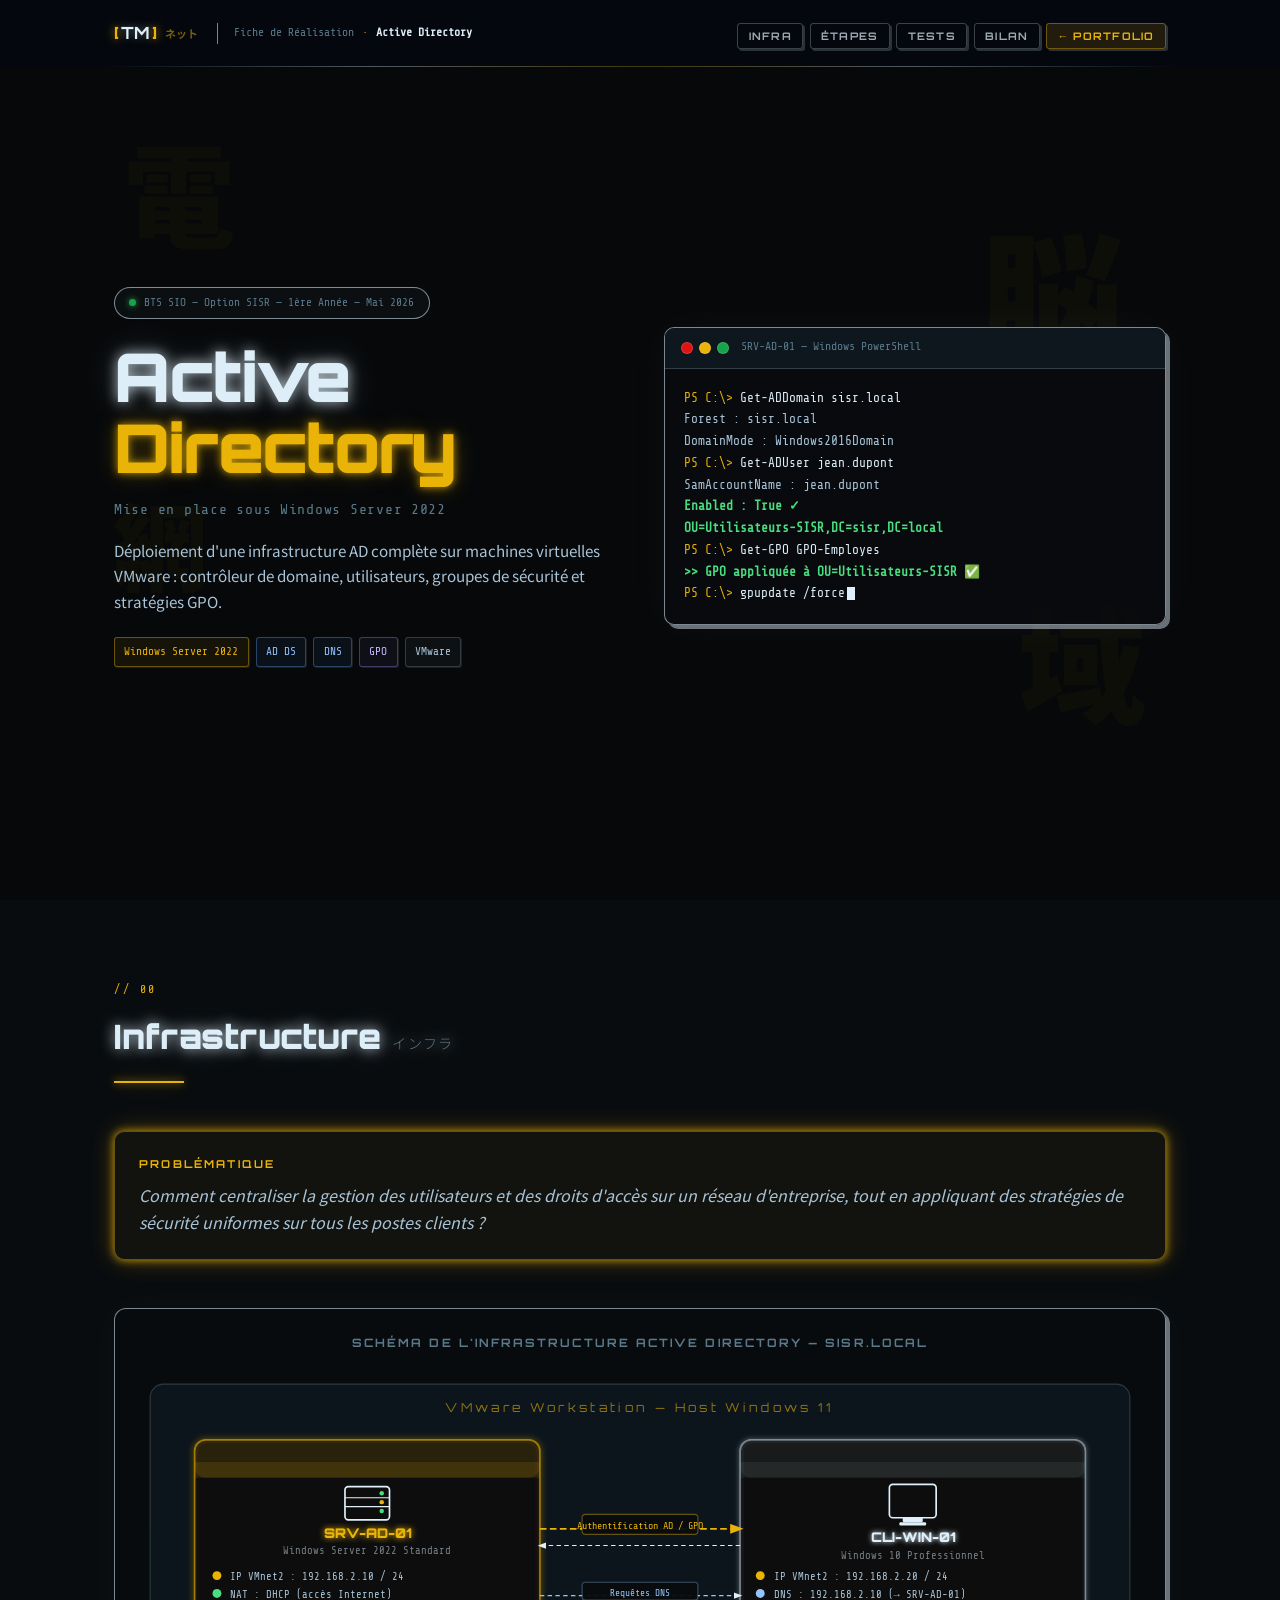
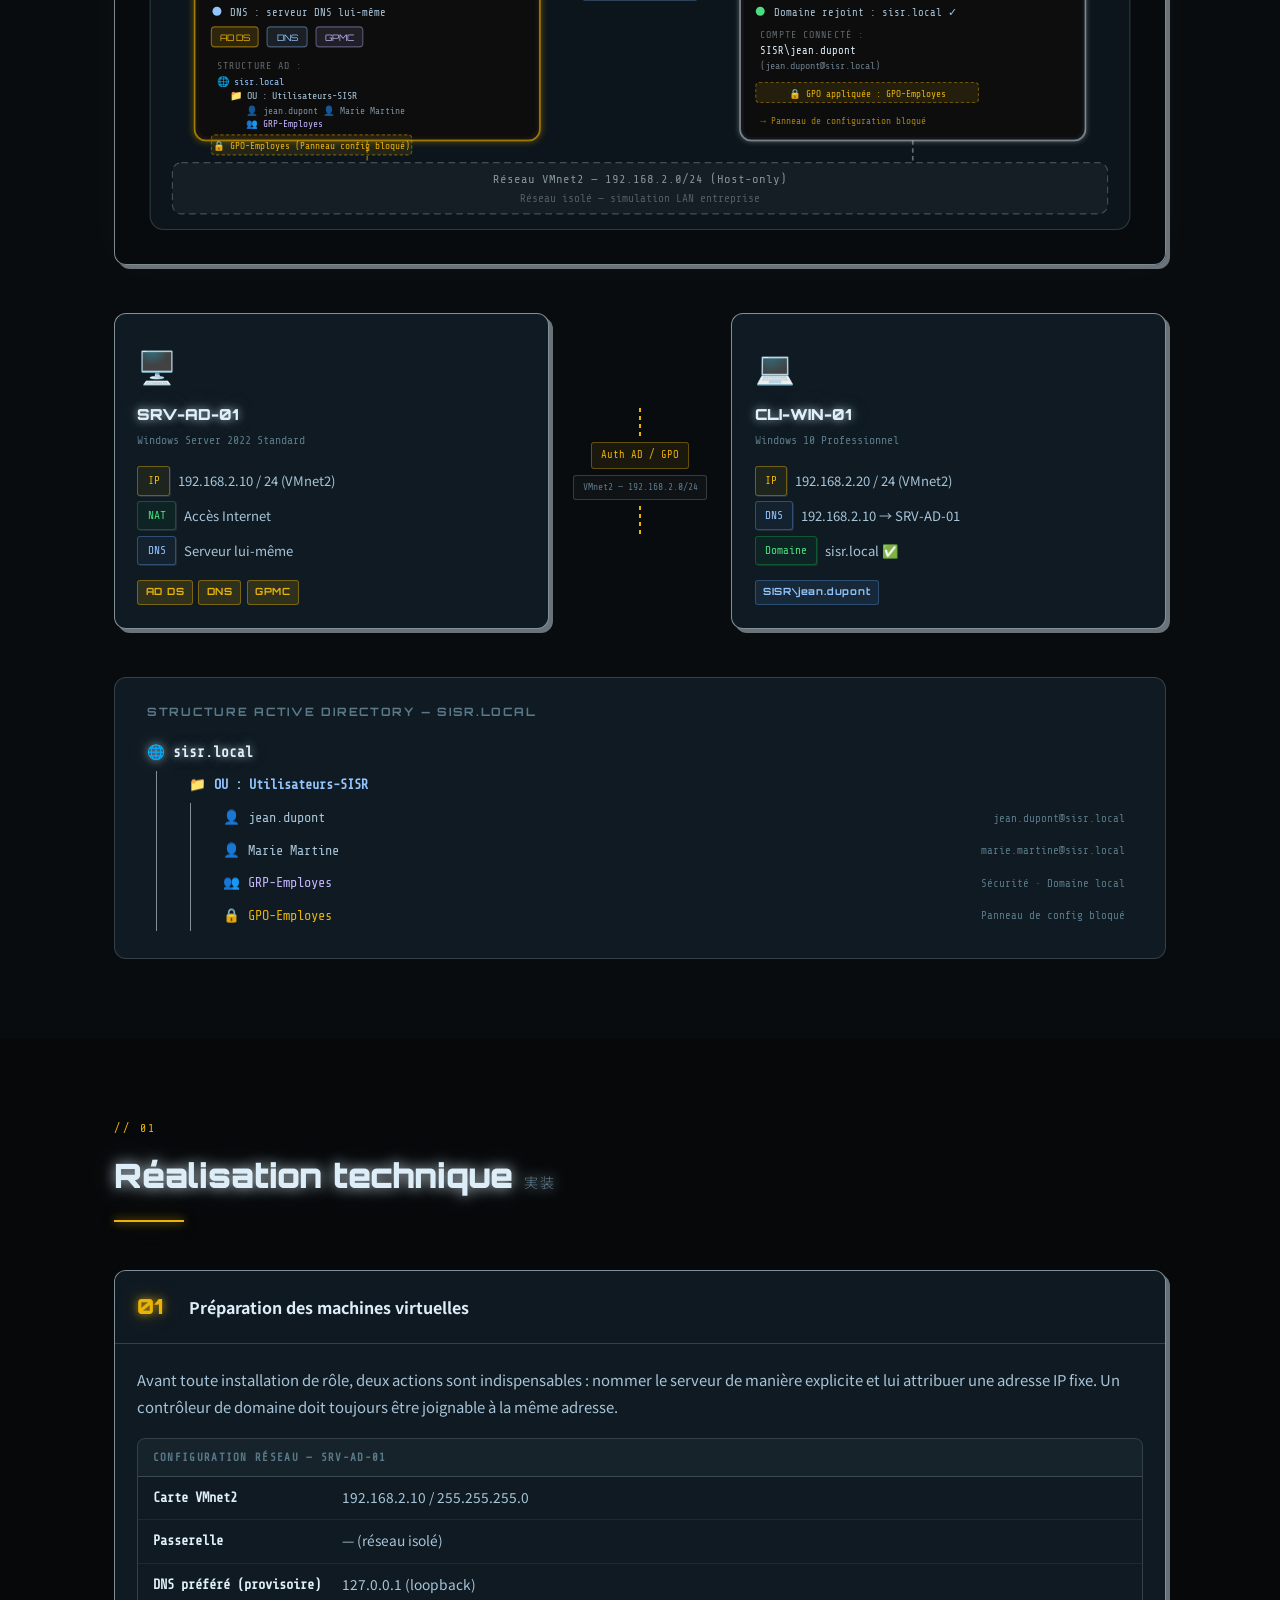
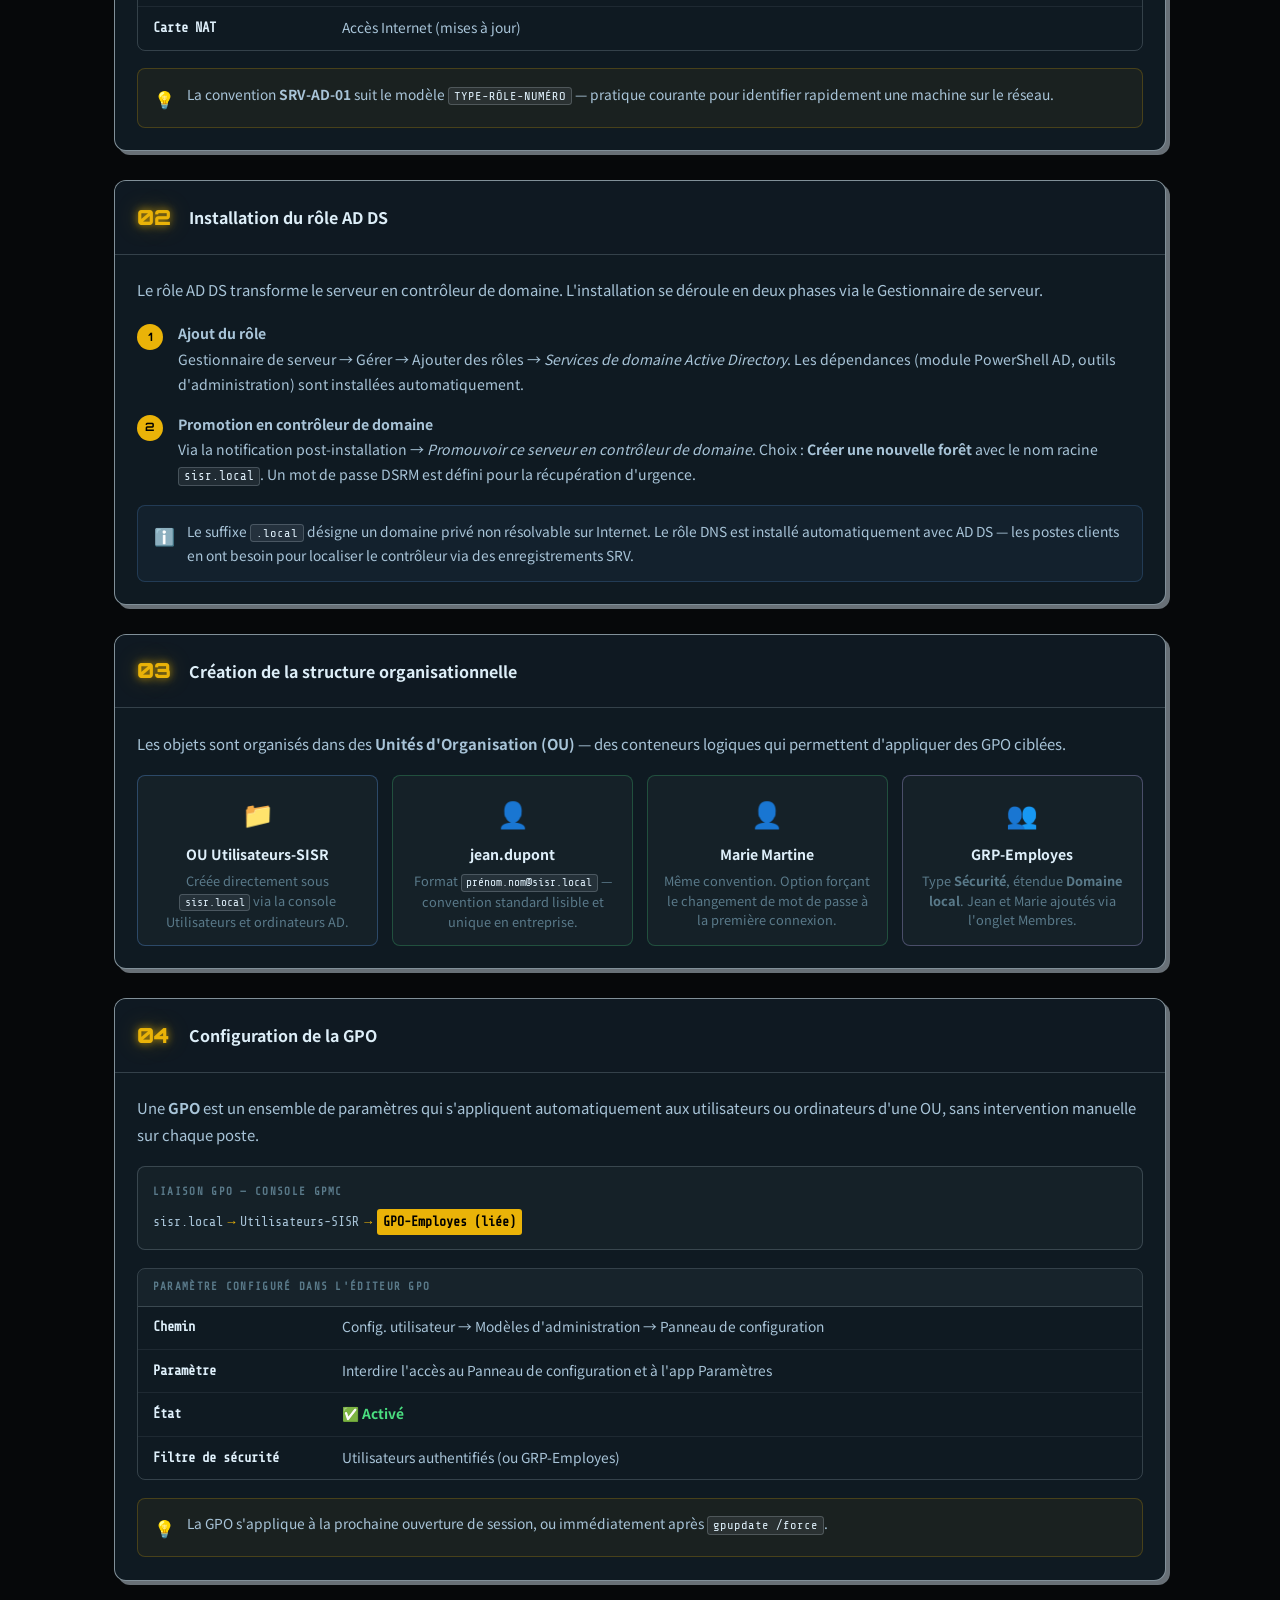
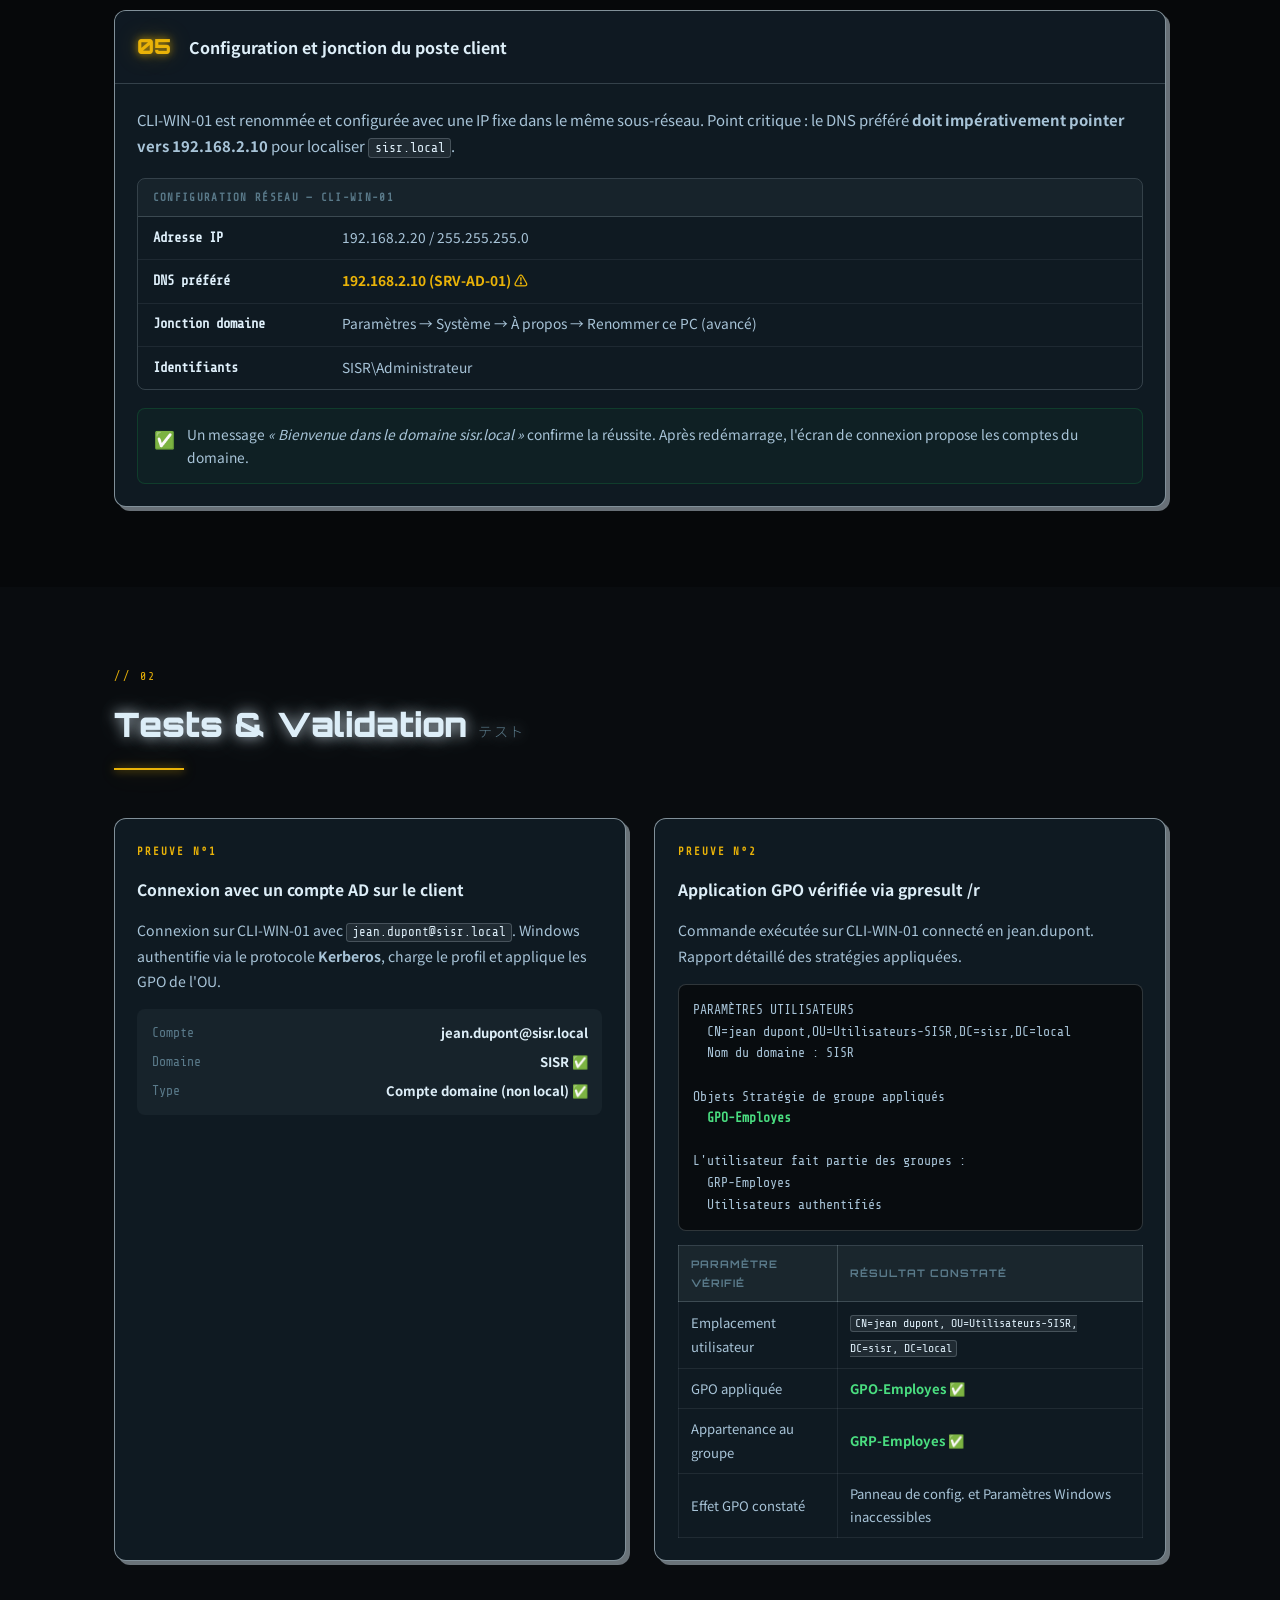
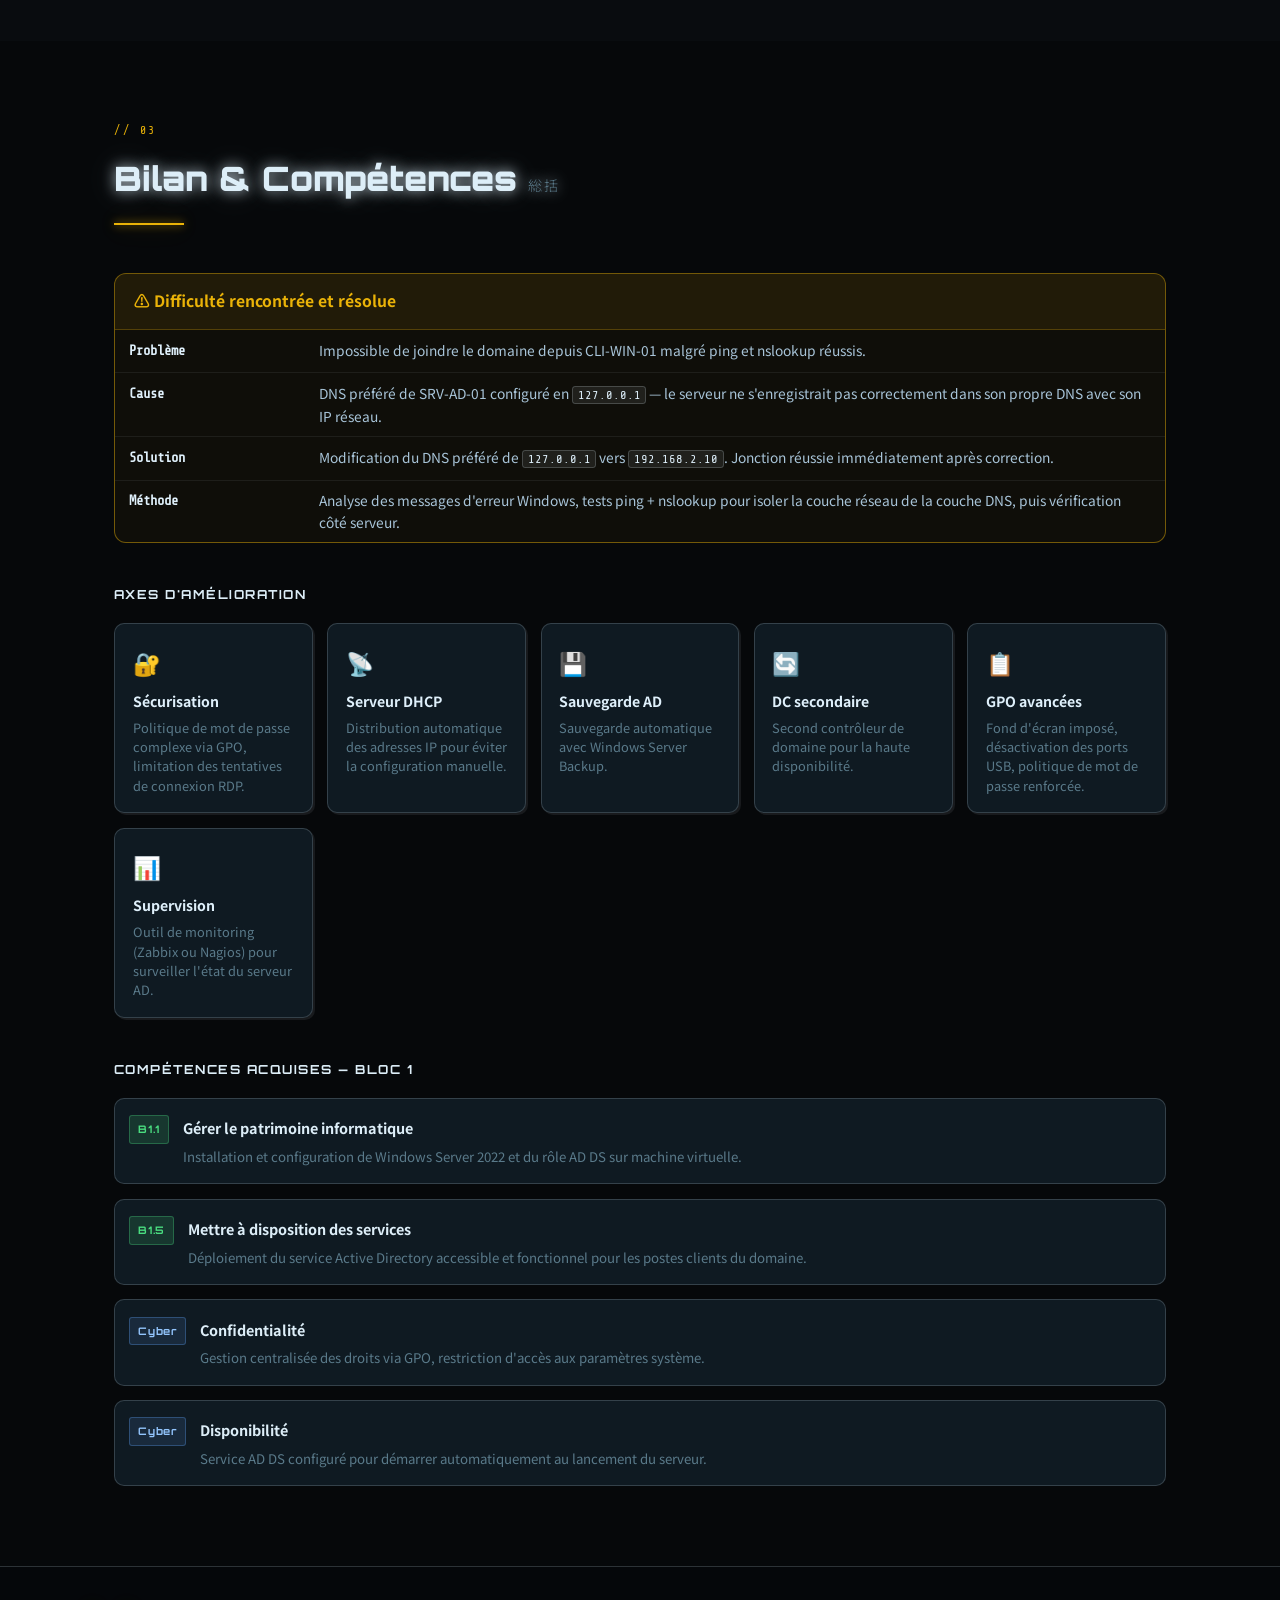
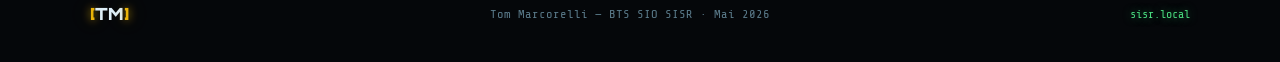
<file: projets/ActiveDirectory.html>
<!DOCTYPE html>
<html lang="fr">
<head>
  <meta charset="UTF-8" />
  <meta name="viewport" content="width=device-width, initial-scale=1.0" />
  <title>Fiche de Réalisation — Active Directory | Tom Marcorelli</title>
  <link rel="icon" type="image/svg+xml" href="data:image/svg+xml,<svg xmlns='http://www.w3.org/2000/svg' viewBox='0 0 64 64'><rect width='64' height='64' rx='8' fill='%2306080a'/><text x='50%25' y='54%25' dominant-baseline='middle' text-anchor='middle' font-family='monospace' font-weight='900' font-size='18' fill='%23eab308'>[AD]</text></svg>" />
  <link rel="preconnect" href="https://fonts.googleapis.com" />
  <link rel="preconnect" href="https://fonts.gstatic.com" crossorigin />
  <link href="https://fonts.googleapis.com/css2?family=Orbitron:wght@400;700;900&family=Noto+Sans+JP:wght@300;400;700&family=Share+Tech+Mono&display=swap" rel="stylesheet" />
  <style>
/* ================================================================
   MODE NUIT — Active Directory Fiche
   Palette : #06080a bg · #dff0fb cyan · #eab308 gold · #0f1a22 card
================================================================ */
:root {
  --bg:          #06080a;
  --bg2:         #090c0f;
  --card:        #0f1a22;
  --card-h:      #152030;
  --cyan:        #dff0fb;
  --gold:        #eab308;
  --purple:      #2e5266;
  --text:        #ddeef8;
  --text2:       #a8c4d8;
  --muted:       #5a7a8a;
  --border:      rgba(223,240,251,0.18);
  --border-s:    rgba(223,240,251,0.55);
  --glow-c:      0 0 8px rgba(223,240,251,0.7), 0 0 24px rgba(223,240,251,0.25);
  --glow-g:      0 0 8px rgba(234,179,8,0.8),   0 0 24px rgba(234,179,8,0.30);
  --glow-t:      0 0 14px rgba(223,240,251,0.8), 0 0 40px rgba(223,240,251,0.2);
  --px:          4px 4px 0 rgba(223,240,251,0.45);
  --px-h:        6px 6px 0 rgba(234,179,8,0.65);
  --fd:          'Orbitron', sans-serif;
  --fj:          'Noto Sans JP', sans-serif;
  --fm:          'Share Tech Mono', monospace;
  --nav-h:       68px;
  --max:         1100px;
}

*,*::before,*::after{box-sizing:border-box;margin:0;padding:0}
html{scroll-behavior:smooth;scroll-padding-top:var(--nav-h);background:var(--bg)}

@keyframes mangaInkFade {
  0%   { opacity: 0.8; transform: translate(-50%,-50%) scale(1); }
  100% { opacity: 0;   transform: translate(-50%,-50%) scale(1.8); }
}
@keyframes mangaSplash {
  0%   { opacity: 0.9; transform: translate(-50%,-50%) scale(1); }
  100% { opacity: 0;   transform: translate(-50%,-50%) scale(2.2); }
}
body{font-family:var(--fj);font-size:1rem;line-height:1.8;color:var(--text);background:var(--bg);overflow-x:hidden}
ul{list-style:none}
a{color:var(--cyan);text-decoration:none;transition:color .15s}
a:hover{color:#fff}
code{font-family:var(--fm);background:rgba(223,240,251,0.08);border:1px solid rgba(223,240,251,0.2);border-radius:3px;padding:.1em .4em;font-size:.88em;color:var(--cyan)}
pre{font-family:var(--fm);font-size:.82rem;line-height:1.65;overflow-x:auto}

/* GRID BG */
.bg-grid{position:fixed;inset:0;z-index:-1;
  background-image:linear-gradient(rgba(223,240,251,.03) 1px,transparent 1px),
                   linear-gradient(90deg,rgba(223,240,251,.03) 1px,transparent 1px);
  background-size:50px 50px;
  animation:grid-scroll 20s linear infinite;pointer-events:none}
@keyframes grid-scroll{from{background-position:0 0}to{background-position:0 50px}}

/* NAV */
.site-header{position:fixed;top:0;left:0;right:0;height:var(--nav-h);z-index:100;
  background:rgba(5,8,16,.75);backdrop-filter:blur(16px);
  border-bottom:1px solid transparent;transition:background .25s,box-shadow .25s}
.site-header::after{content:'';position:absolute;bottom:0;left:8%;right:8%;height:1px;
  background:linear-gradient(90deg,transparent,rgba(223,240,251,.35) 25%,rgba(234,179,8,.28) 50%,rgba(223,240,251,.35) 75%,transparent);pointer-events:none}
.site-header.scrolled{background:rgba(5,8,16,.95);box-shadow:0 4px 30px rgba(234,179,8,.06)}

.nav-container{display:flex;align-items:center;gap:1.2rem;height:100%;max-width:var(--max);margin:0 auto;padding:0 1.5rem}

.nav-logo{display:flex;align-items:center;gap:2px;font-family:var(--fd);font-weight:700;font-size:1.05rem;color:var(--text);text-decoration:none;flex-shrink:0}
.nav-logo__bracket{color:var(--gold);text-shadow:var(--glow-g)}
.nav-logo__name{color:var(--cyan);text-shadow:0 0 8px rgba(223,240,251,.35)}
.nav-logo__kanji{font-family:var(--fj);font-size:.68rem;color:rgba(234,179,8,.5);margin-left:6px}

.nav-meta{display:flex;align-items:center;gap:.5rem;font-family:var(--fm);font-size:.72rem;color:var(--muted);
  border-left:1px solid var(--border-s);padding-left:1rem;flex-shrink:0}
.nav-meta__sep{color:var(--gold)}
.nav-meta__val{color:var(--cyan);font-weight:700}

.nav-links{display:flex;align-items:center;gap:.4rem;margin-left:auto}
.nav-link{font-family:var(--fd);font-size:.65rem;font-weight:700;letter-spacing:.12em;text-transform:uppercase;
  color:rgba(223,240,251,.7);padding:.3rem .65rem;
  border:1.5px solid rgba(223,240,251,.25);border-radius:3px;
  box-shadow:2px 2px 0 rgba(223,240,251,.18);transition:all .12s}
.nav-link:hover{color:#fff;border-color:var(--gold);box-shadow:var(--glow-g);transform:translate(-1px,-1px)}
.nav-link--back{background:rgba(234,179,8,.12);border-color:rgba(234,179,8,.4);color:var(--gold)}
.nav-link--back:hover{background:var(--gold);color:#000}
.nav-link.active{color:var(--gold);border-color:var(--gold)}

/* LAYOUT */
.container{max-width:var(--max);margin:0 auto;padding:0 1.5rem}
.section{padding:5rem 0}
.section-header{margin-bottom:3rem}
.section-label{font-family:var(--fm);font-size:.72rem;color:var(--gold);letter-spacing:.22em;margin-bottom:.35rem}
.section-title{font-family:var(--fd);font-size:clamp(1.5rem,3vw,2.1rem);font-weight:900;color:var(--text);
  display:flex;align-items:baseline;gap:.7rem;flex-wrap:wrap;text-shadow:var(--glow-t)}
.section-title__kanji{font-family:var(--fj);font-size:.88rem;font-weight:300;color:var(--muted);letter-spacing:.1em}
.section-divider{margin-top:.9rem;height:2px;width:70px;background:var(--gold);box-shadow:var(--glow-g)}

/* HERO */
.hero{min-height:100vh;padding-top:calc(var(--nav-h) + 3rem);padding-bottom:4rem;
  display:grid;grid-template-columns:1fr 1fr;align-items:center;gap:3rem;
  max-width:var(--max);margin:0 auto;padding-left:1.5rem;padding-right:1.5rem;position:relative}

.hero-deco{position:absolute;inset:0;overflow:hidden;pointer-events:none;z-index:0}
.kanji-float{position:absolute;font-family:var(--fj);font-weight:900;color:rgba(234,179,8,.04);user-select:none;animation:kfloat 6s ease-in-out infinite}
.k1{top:10%;left:3%;font-size:7rem;animation-delay:0s}
.k2{top:18%;right:6%;font-size:9rem;animation-delay:1.5s}
.k3{bottom:30%;left:2%;font-size:6rem;animation-delay:3s}
.k4{bottom:14%;right:4%;font-size:8rem;animation-delay:4.5s}
@keyframes kfloat{0%,100%{transform:translateY(0) rotate(-2deg)}50%{transform:translateY(-18px) rotate(2deg)}}

.hero-content{position:relative;z-index:1}

.hero-badge{display:inline-flex;align-items:center;gap:.5rem;font-family:var(--fm);font-size:.7rem;color:var(--muted);
  border:1px solid var(--border-s);border-radius:20px;padding:.3rem .9rem;margin-bottom:1.4rem;background:rgba(223,240,251,.03)}
.badge-dot{width:7px;height:7px;border-radius:50%;background:#16a34a;box-shadow:0 0 6px #16a34a;flex-shrink:0}

.hero-title{font-family:var(--fd);font-size:clamp(2.6rem,5.5vw,4.2rem);font-weight:900;line-height:1.05;
  letter-spacing:-.02em;color:var(--text);margin-bottom:.9rem;text-shadow:var(--glow-t)}
.hero-title--accent{color:var(--gold);display:block;text-shadow:var(--glow-g)}

.hero-sub{font-family:var(--fm);font-size:.92rem;color:var(--muted);margin-bottom:.9rem;letter-spacing:.05em}
.hero-desc{font-size:.95rem;color:var(--text2);max-width:500px;margin-bottom:1.4rem;line-height:1.7}

.hero-tags{display:flex;flex-wrap:wrap;gap:.45rem}
.tag{font-family:var(--fm);font-size:.7rem;padding:.22rem .58rem;border:1px solid var(--border);border-radius:3px;
  background:rgba(223,240,251,.04);color:var(--text2);box-shadow:1px 1px 0 rgba(223,240,251,.1)}
.tag-gold{border-color:rgba(234,179,8,.4);color:var(--gold);background:rgba(234,179,8,.07)}
.tag-green{border-color:rgba(22,163,74,.4);color:#4ade80;background:rgba(22,163,74,.07)}
.tag-blue{border-color:rgba(96,165,250,.35);color:#93c5fd;background:rgba(96,165,250,.06)}
.tag-purple{border-color:rgba(167,139,250,.35);color:#c4b5fd;background:rgba(167,139,250,.06)}

/* TERMINAL */
.hero-terminal{position:relative;z-index:1;border:1px solid var(--border-s);border-radius:10px;
  background:rgba(9,12,15,.9);box-shadow:var(--px),0 0 40px rgba(223,240,251,.04);overflow:hidden}
.term-header{display:flex;align-items:center;gap:6px;padding:.6rem 1rem;
  background:rgba(15,26,34,.8);border-bottom:1px solid var(--border)}
.t-dot{width:12px;height:12px;border-radius:50%;border:1px solid rgba(255,255,255,.15)}
.t-red{background:#dc1414}.t-yellow{background:#eab308}.t-green{background:#16a34a}
.t-title{font-family:var(--fm);font-size:.72rem;color:var(--muted);margin-left:6px}
.term-body{padding:1.2rem;min-height:220px;font-family:var(--fm);font-size:.8rem;color:var(--text);line-height:1.7}
.t-line{display:block}
.t-prompt{color:var(--gold)}
.t-out{color:var(--text2)}
.t-success{color:#4ade80;font-weight:700}
.t-warn{color:var(--gold)}
.t-cursor{display:inline-block;width:8px;height:13px;background:var(--cyan);animation:blink 1s step-end infinite;vertical-align:text-bottom;margin-left:2px}
@keyframes blink{0%,100%{opacity:1}50%{opacity:0}}

/* INFRA SECTION */
.infra-section{background:var(--bg2)}

.problo-box{border:1px solid rgba(234,179,8,.4);border-radius:10px;padding:1.4rem 1.5rem;
  background:rgba(234,179,8,.04);box-shadow:var(--glow-g);margin-bottom:3rem}
.problo-label{font-family:var(--fd);font-size:.68rem;font-weight:700;letter-spacing:.2em;text-transform:uppercase;color:var(--gold);margin-bottom:.5rem}
.problo-text{font-size:1rem;color:var(--text2);font-style:italic;line-height:1.7}

/* SCHEMA SVG */
.schema-wrap{border:1px solid var(--border-s);border-radius:12px;background:rgba(9,12,15,.95);
  padding:1.5rem;margin-bottom:3rem;box-shadow:var(--px),0 0 40px rgba(223,240,251,.03);overflow:hidden}
.schema-title{font-family:var(--fd);font-size:.72rem;font-weight:700;letter-spacing:.18em;text-transform:uppercase;
  color:var(--muted);margin-bottom:1.2rem;text-align:center}
.schema-wrap svg{width:100%;height:auto;display:block}

/* INFRA CARDS */
.infra-cards{display:grid;grid-template-columns:1fr auto 1fr;align-items:center;gap:1.5rem;margin-bottom:3rem}
.infra-card{border:1px solid var(--border-s);border-radius:12px;background:var(--card);
  box-shadow:var(--px);padding:1.4rem;transition:transform .15s,box-shadow .15s}
.infra-card:hover{transform:translate(-2px,-2px);box-shadow:var(--px-h)}
.infra-card__icon{font-size:2rem;margin-bottom:.4rem}
.infra-card__title{font-family:var(--fd);font-size:.95rem;font-weight:900;color:var(--cyan);margin-bottom:.2rem;text-shadow:var(--glow-c)}
.infra-card__sub{font-family:var(--fm);font-size:.72rem;color:var(--muted);margin-bottom:.9rem}
.infra-card__list{display:flex;flex-direction:column;gap:.35rem;font-size:.82rem;color:var(--text2);margin-bottom:.9rem}
.infra-card__list li{display:flex;align-items:center;gap:.5rem}
.infra-card__roles{display:flex;gap:.35rem;flex-wrap:wrap}
.role-badge{font-family:var(--fd);font-size:.62rem;font-weight:700;padding:.18rem .45rem;
  background:rgba(234,179,8,.15);color:var(--gold);border:1px solid rgba(234,179,8,.4);border-radius:3px;letter-spacing:.08em}
.role-badge--alt{background:rgba(96,165,250,.1);color:#93c5fd;border-color:rgba(96,165,250,.3)}

.connector{display:flex;flex-direction:column;align-items:center;gap:.4rem;padding:0}
.conn-line{width:2px;height:28px;background:repeating-linear-gradient(to bottom,var(--gold) 0,var(--gold) 4px,transparent 4px,transparent 8px)}
.conn-label{font-family:var(--fm);font-size:.65rem;color:var(--gold);text-align:center;white-space:nowrap;
  background:rgba(234,179,8,.08);border:1px solid rgba(234,179,8,.35);border-radius:3px;padding:.18rem .55rem}
.conn-sub{font-size:.6rem;color:var(--muted);border-color:var(--border);background:rgba(223,240,251,.03)}

/* AD TREE */
.ad-tree-wrap{border:1px solid var(--border);border-radius:12px;background:var(--card);padding:1.5rem 2rem}
.ad-tree-title{font-family:var(--fd);font-size:.72rem;font-weight:700;letter-spacing:.15em;text-transform:uppercase;color:var(--muted);margin-bottom:1.1rem}
.ad-domain{display:flex;align-items:center;gap:.5rem;font-family:var(--fm);font-weight:700;color:var(--cyan);font-size:.9rem;margin-bottom:.3rem;text-shadow:var(--glow-c)}
.ad-children{padding-left:1.5rem;border-left:1px solid var(--border-s);margin-left:.55rem}
.ad-item{display:flex;align-items:center;gap:.5rem;padding:.18rem .5rem;margin:.15rem 0;border-radius:4px;font-family:var(--fm);font-size:.85rem;color:var(--text2)}
.ad-item--ou{color:#93c5fd;font-weight:700}
.ad-item--grp{color:#c4b5fd}
.ad-item--gpo{color:var(--gold)}
.ad-meta{font-size:.68rem;color:var(--muted);margin-left:auto}

/* STEPS */
.steps{display:flex;flex-direction:column;gap:1.8rem}
.step-card{border:1px solid var(--border-s);border-radius:12px;background:var(--card);
  box-shadow:var(--px);overflow:hidden;transition:transform .15s,box-shadow .15s}
.step-card:hover{transform:translate(-2px,-2px);box-shadow:var(--px-h)}
.step-head{display:flex;align-items:center;gap:1rem;padding:1.1rem 1.4rem;
  background:rgba(15,26,34,.6);border-bottom:1px solid var(--border)}
.step-num{font-family:var(--fd);font-size:1.3rem;font-weight:900;color:var(--gold);min-width:2.2rem;text-shadow:var(--glow-g)}
.step-title{font-family:var(--fj);font-size:1rem;font-weight:700;color:var(--text)}
.step-body{padding:1.4rem;display:flex;flex-direction:column;gap:1.1rem;font-size:.93rem;color:var(--text2)}

.cfg-block{border:1px solid var(--border);border-radius:8px;overflow:hidden}
.cfg-title{font-family:var(--fm);font-size:.68rem;font-weight:700;letter-spacing:.12em;text-transform:uppercase;
  color:var(--muted);background:rgba(223,240,251,.04);border-bottom:1px solid var(--border);padding:.55rem .9rem}
.cfg-row{display:flex;align-items:flex-start;gap:.9rem;padding:.55rem .9rem;border-bottom:1px solid rgba(223,240,251,.07);font-size:.86rem}
.cfg-row:last-child{border-bottom:none}
.cfg-key{font-family:var(--fm);font-weight:700;color:var(--cyan);min-width:175px;flex-shrink:0}
.cfg-val{color:var(--text2);line-height:1.6}
.cfg-val--imp{color:var(--gold);font-weight:700}

.tip{display:flex;gap:.75rem;padding:.85rem 1rem;background:rgba(234,179,8,.05);
  border:1px solid rgba(234,179,8,.22);border-radius:8px;font-size:.86rem;color:var(--text2);line-height:1.7}
.tip--info{background:rgba(96,165,250,.05);border-color:rgba(96,165,250,.2)}
.tip--ok{background:rgba(22,163,74,.05);border-color:rgba(22,163,74,.22)}
.tip__icon{font-size:1.05rem;flex-shrink:0;margin-top:2px}

.phases{display:flex;flex-direction:column;gap:.9rem}
.phase{display:flex;gap:.9rem;align-items:flex-start;font-size:.88rem;color:var(--text2)}
.phase-n{display:flex;align-items:center;justify-content:center;width:26px;height:26px;
  background:var(--gold);color:#000;border-radius:50%;font-family:var(--fd);font-size:.72rem;font-weight:700;flex-shrink:0;margin-top:3px}

.objs-grid{display:grid;grid-template-columns:repeat(auto-fit,minmax(200px,1fr));gap:.9rem}
.obj-card{border:1px solid var(--border);border-radius:8px;padding:.9rem;background:rgba(223,240,251,.03);text-align:center}
.obj-card__icon{font-size:1.6rem;margin-bottom:.35rem}
.obj-card h4{font-size:.88rem;font-weight:700;color:var(--cyan);margin-bottom:.25rem}
.obj-card p{font-size:.8rem;color:var(--muted);line-height:1.5}
.obj-card--ou{border-color:rgba(96,165,250,.3)}
.obj-card--usr{border-color:rgba(74,222,128,.25)}
.obj-card--grp{border-color:rgba(196,181,253,.3)}

.gpo-path{border:1px solid var(--border);border-radius:8px;padding:.9rem;background:rgba(223,240,251,.03)}
.gpo-path__lbl{font-family:var(--fm);font-size:.68rem;font-weight:700;text-transform:uppercase;letter-spacing:.12em;color:var(--muted);margin-bottom:.45rem}
.gpo-path__steps{display:flex;align-items:center;flex-wrap:wrap;gap:.3rem;font-family:var(--fm);font-size:.83rem;color:var(--text2)}
.arr{color:var(--gold);font-weight:700}
.hl{background:var(--gold);color:#000;padding:.08em .45em;border-radius:3px;font-weight:700}

.status-ok{color:#4ade80;font-weight:700}

/* VALIDATION */
.proofs{display:grid;grid-template-columns:1fr 1fr;gap:1.8rem}
.proof-card{border:1px solid var(--border-s);border-radius:12px;background:var(--card);
  box-shadow:var(--px);padding:1.4rem;display:flex;flex-direction:column;gap:.9rem;transition:transform .15s,box-shadow .15s}
.proof-card:hover{transform:translate(-2px,-2px);box-shadow:var(--px-h)}
.proof-num{font-family:var(--fm);font-size:.68rem;font-weight:700;letter-spacing:.18em;text-transform:uppercase;color:var(--gold)}
.proof-title{font-family:var(--fj);font-size:.98rem;font-weight:700;color:var(--text)}
.proof-card p{font-size:.88rem;color:var(--text2)}
.proof-res{display:flex;flex-direction:column;gap:.35rem;background:rgba(223,240,251,.04);border-radius:8px;padding:.75rem .9rem}
.proof-res__row{display:flex;justify-content:space-between;gap:.8rem;font-size:.82rem}
.proof-res__lbl{color:var(--muted);font-family:var(--fm)}
.proof-res__val{color:var(--text);font-weight:700}

.term-snippet{background:rgba(9,12,15,.95);border:1px solid var(--border);border-radius:8px;padding:.9rem;overflow-x:auto}
.term-snippet pre{color:var(--text2)}
.t-hl{color:#4ade80;font-weight:700}

.res-table{overflow-x:auto}
.res-table table{width:100%;border-collapse:collapse;font-size:.82rem}
.res-table th{background:rgba(223,240,251,.05);border:1px solid var(--border);padding:.55rem .75rem;
  font-family:var(--fd);font-size:.65rem;font-weight:700;letter-spacing:.1em;text-transform:uppercase;color:var(--muted);text-align:left}
.res-table td{border:1px solid rgba(223,240,251,.08);padding:.5rem .75rem;color:var(--text2);vertical-align:middle}
.res-table tr:hover td{background:rgba(223,240,251,.03)}

/* BILAN */
.diff-block{border:1px solid rgba(234,179,8,.45);border-radius:12px;background:rgba(234,179,8,.04);margin-bottom:2.5rem;overflow:hidden}
.diff-title{font-family:var(--fj);font-size:.98rem;font-weight:700;color:var(--gold);
  background:rgba(234,179,8,.08);border-bottom:1px solid rgba(234,179,8,.25);padding:.85rem 1.2rem}

.improve-title,.comp-title{font-family:var(--fd);font-size:.78rem;font-weight:700;letter-spacing:.12em;
  text-transform:uppercase;color:var(--text);margin-bottom:1.1rem}
.improve-cards{display:grid;grid-template-columns:repeat(auto-fit,minmax(190px,1fr));gap:.9rem;margin-bottom:2.5rem}
.improve-card{border:1px solid var(--border);border-radius:10px;padding:1.1rem;background:var(--card);
  box-shadow:2px 2px 0 rgba(223,240,251,.08);transition:transform .12s,box-shadow .12s}
.improve-card:hover{transform:translate(-2px,-2px);box-shadow:var(--px-h)}
.improve-icon{font-size:1.4rem;margin-bottom:.4rem}
.improve-card h4{font-size:.88rem;font-weight:700;color:var(--cyan);margin-bottom:.25rem}
.improve-card p{font-size:.8rem;color:var(--muted);line-height:1.5}

.comp-list{display:flex;flex-direction:column;gap:.9rem}
.comp-item{display:flex;gap:.9rem;align-items:flex-start;padding:.9rem;
  border:1px solid var(--border);border-radius:10px;background:var(--card)}
.comp-badge{font-family:var(--fd);font-size:.65rem;font-weight:700;padding:.25rem .5rem;
  background:rgba(74,222,128,.15);color:#4ade80;border:1px solid rgba(74,222,128,.3);border-radius:3px;flex-shrink:0;margin-top:2px;letter-spacing:.06em;white-space:nowrap}
.comp-badge--cyber{background:rgba(96,165,250,.12);color:#93c5fd;border-color:rgba(96,165,250,.3)}
.comp-item strong{font-size:.9rem;color:var(--text)}
.comp-item p{font-size:.83rem;color:var(--muted);margin-top:.18rem}

/* FOOTER */
.site-footer{background:rgba(6,8,10,.95);border-top:1px solid var(--border);padding:2rem}
.footer-inner{max-width:var(--max);margin:0 auto;display:flex;align-items:center;justify-content:space-between;flex-wrap:wrap;gap:1rem}
.footer-logo{font-family:var(--fd);font-size:1.05rem;font-weight:900}
.foot-br{color:var(--gold);text-shadow:var(--glow-g)}
.footer-info{font-family:var(--fm);font-size:.76rem;color:var(--muted)}
.footer-domain{font-family:var(--fm);font-size:.73rem;color:#4ade80;text-shadow:0 0 8px rgba(74,222,128,.5)}

/* RESPONSIVE */
@media(max-width:900px){
  .hero{grid-template-columns:1fr;min-height:unset;padding-top:calc(var(--nav-h) + 2rem)}
  .hero-terminal{display:none}
  .hero-deco{display:none}
  .infra-cards{grid-template-columns:1fr}
  .connector{flex-direction:row}
  .conn-line{width:28px;height:2px;background:repeating-linear-gradient(to right,var(--gold) 0,var(--gold) 4px,transparent 4px,transparent 8px)}
  .proofs{grid-template-columns:1fr}
  .nav-meta{display:none}
}
@media(max-width:600px){
  .nav-links{gap:.25rem}
  .nav-link{font-size:.58rem;padding:.22rem .45rem}
  .objs-grid{grid-template-columns:1fr}
  .improve-cards{grid-template-columns:1fr 1fr}
  .cfg-key{min-width:110px}
}

/* FADE IN */
.step-card,.proof-card,.improve-card,.comp-item,.infra-card,.obj-card{
  opacity:0;transform:translateY(22px);transition:opacity .4s ease,transform .4s ease}
.visible{opacity:1!important;transform:translateY(0)!important}
  </style>
</head>
<body>

<div class="bg-grid" aria-hidden="true"></div>

<!-- NAV -->
<header class="site-header" id="site-header">
  <nav class="nav-container">
    <a href="../index.html" class="nav-logo">
      <span class="nav-logo__bracket">[</span>
      <span class="nav-logo__name">TM</span>
      <span class="nav-logo__bracket">]</span>
      <span class="nav-logo__kanji">ネット</span>
    </a>
    <div class="nav-meta">
      <span>Fiche de Réalisation</span>
      <span class="nav-meta__sep">·</span>
      <span class="nav-meta__val">Active Directory</span>
    </div>
    <ul class="nav-links">
      <li><a href="#infra"       class="nav-link">Infra</a></li>
      <li><a href="#realisation" class="nav-link">Étapes</a></li>
      <li><a href="#validation"  class="nav-link">Tests</a></li>
      <li><a href="#bilan"       class="nav-link">Bilan</a></li>
      <li><a href="#" class="nav-link nav-link--back" onclick="event.preventDefault(); window.parent.postMessage('close-fiche-modal','*')">← Portfolio</a></li>
    </ul>
  </nav>
</header>

<main>

<!-- ═══════════ HERO ═══════════ -->
<section class="hero" aria-labelledby="hero-title">
  <div class="hero-deco" aria-hidden="true">
    <span class="kanji-float k1">電</span>
    <span class="kanji-float k2">脳</span>
    <span class="kanji-float k3">網</span>
    <span class="kanji-float k4">域</span>
  </div>
  <div class="hero-content">
    <div class="hero-badge"><span class="badge-dot"></span>BTS SIO — Option SISR — 1ère Année — Mai 2026</div>
    <h1 id="hero-title" class="hero-title">Active<br/><span class="hero-title--accent">Directory</span></h1>
    <p class="hero-sub">Mise en place sous Windows Server 2022</p>
    <p class="hero-desc">Déploiement d'une infrastructure AD complète sur machines virtuelles VMware : contrôleur de domaine, utilisateurs, groupes de sécurité et stratégies GPO.</p>
    <div class="hero-tags">
      <span class="tag tag-gold">Windows Server 2022</span>
      <span class="tag tag-blue">AD DS</span>
      <span class="tag tag-blue">DNS</span>
      <span class="tag tag-purple">GPO</span>
      <span class="tag">VMware</span>
    </div>
  </div>
  <div class="hero-terminal" aria-hidden="true">
    <div class="term-header">
      <span class="t-dot t-red"></span><span class="t-dot t-yellow"></span><span class="t-dot t-green"></span>
      <span class="t-title">SRV-AD-01 — Windows PowerShell</span>
    </div>
    <div class="term-body" id="term-body"></div>
  </div>
</section>

<!-- ═══════════ INFRA ═══════════ -->
<section class="section infra-section" id="infra">
  <div class="container">
    <header class="section-header">
      <p class="section-label">// 00</p>
      <h2 class="section-title">Infrastructure<span class="section-title__kanji">インフラ</span></h2>
      <div class="section-divider"></div>
    </header>

    <div class="problo-box">
      <p class="problo-label">Problématique</p>
      <p class="problo-text">Comment centraliser la gestion des utilisateurs et des droits d'accès sur un réseau d'entreprise, tout en appliquant des stratégies de sécurité uniformes sur tous les postes clients ?</p>
    </div>

    <!-- SCHÉMA SVG -->
    <div class="schema-wrap">
      <p class="schema-title">Schéma de l'infrastructure Active Directory — sisr.local</p>
      <svg viewBox="0 0 900 420" xmlns="http://www.w3.org/2000/svg" role="img" aria-label="Schéma infrastructure Active Directory">
        <defs>
          <filter id="glow-g">
            <feGaussianBlur stdDeviation="3" result="blur"/>
            <feMerge><feMergeNode in="blur"/><feMergeNode in="SourceGraphic"/></feMerge>
          </filter>
          <filter id="glow-c">
            <feGaussianBlur stdDeviation="2.5" result="blur"/>
            <feMerge><feMergeNode in="blur"/><feMergeNode in="SourceGraphic"/></feMerge>
          </filter>
          <marker id="arrow" markerWidth="8" markerHeight="8" refX="6" refY="3" orient="auto">
            <path d="M0,0 L0,6 L8,3 z" fill="#eab308"/>
          </marker>
          <marker id="arrow-b" markerWidth="8" markerHeight="8" refX="6" refY="3" orient="auto">
            <path d="M0,0 L0,6 L8,3 z" fill="#dff0fb"/>
          </marker>
        </defs>

        <!-- BG host -->
        <rect x="10" y="10" width="880" height="400" rx="12" fill="rgba(15,26,34,0.7)" stroke="rgba(223,240,251,0.18)" stroke-width="1"/>
        <text x="450" y="35" text-anchor="middle" font-family="'Orbitron',sans-serif" font-size="11" fill="rgba(234,179,8,0.6)" letter-spacing="3">VMware Workstation — Host Windows 11</text>

        <!-- VMnet2 band -->
        <rect x="30" y="350" width="840" height="46" rx="8" fill="rgba(223,240,251,0.04)" stroke="rgba(223,240,251,0.25)" stroke-width="1" stroke-dasharray="6,4"/>
        <text x="450" y="368" text-anchor="middle" font-family="'Share Tech Mono',monospace" font-size="11" fill="rgba(223,240,251,0.55)">Réseau VMnet2 — 192.168.2.0/24 (Host-only)</text>
        <text x="450" y="385" text-anchor="middle" font-family="'Share Tech Mono',monospace" font-size="10" fill="rgba(223,240,251,0.3)">Réseau isolé — simulation LAN entreprise</text>

        <!-- SRV-AD-01 box -->
        <rect x="50" y="60" width="310" height="270" rx="10" fill="rgba(9,12,15,0.9)" stroke="rgba(234,179,8,0.6)" stroke-width="1.5" filter="url(#glow-g)"/>
        <rect x="50" y="60" width="310" height="34" rx="10" fill="rgba(234,179,8,0.12)"/>
        <rect x="50" y="80" width="310" height="14" rx="0" fill="rgba(234,179,8,0.12)"/>
        <!-- server icon -->
        <rect x="185" y="102" width="40" height="30" rx="3" fill="none" stroke="#dff0fb" stroke-width="1.5"/>
        <line x1="185" y1="112" x2="225" y2="112" stroke="#dff0fb" stroke-width="1"/>
        <line x1="185" y1="120" x2="225" y2="120" stroke="#dff0fb" stroke-width="1"/>
        <circle cx="218" cy="108" r="2" fill="#4ade80"/>
        <circle cx="218" cy="116" r="2" fill="#eab308"/>
        <circle cx="218" cy="124" r="2" fill="#4ade80"/>

        <text x="205" y="148" text-anchor="middle" font-family="'Orbitron',sans-serif" font-size="12" font-weight="900" fill="#eab308" filter="url(#glow-g)">SRV-AD-01</text>
        <text x="205" y="163" text-anchor="middle" font-family="'Share Tech Mono',monospace" font-size="9.5" fill="rgba(223,240,251,0.5)">Windows Server 2022 Standard</text>

        <!-- SRV details -->
        <circle cx="70" cy="182" r="4" fill="#eab308"/>
        <text x="82" y="186" font-family="'Share Tech Mono',monospace" font-size="9.5" fill="#a8c4d8">IP VMnet2 : 192.168.2.10 / 24</text>
        <circle cx="70" cy="198" r="4" fill="#4ade80"/>
        <text x="82" y="202" font-family="'Share Tech Mono',monospace" font-size="9.5" fill="#a8c4d8">NAT : DHCP (accès Internet)</text>
        <circle cx="70" cy="214" r="4" fill="#93c5fd"/>
        <text x="82" y="218" font-family="'Share Tech Mono',monospace" font-size="9.5" fill="#a8c4d8">DNS : serveur DNS lui-même</text>

        <!-- Roles badges -->
        <rect x="65" y="228" width="42" height="18" rx="3" fill="rgba(234,179,8,0.15)" stroke="rgba(234,179,8,0.5)" stroke-width="1"/>
        <text x="86" y="241" text-anchor="middle" font-family="'Orbitron',sans-serif" font-size="8" fill="#eab308">AD DS</text>
        <rect x="115" y="228" width="36" height="18" rx="3" fill="rgba(147,197,253,0.1)" stroke="rgba(147,197,253,0.4)" stroke-width="1"/>
        <text x="133" y="241" text-anchor="middle" font-family="'Orbitron',sans-serif" font-size="8" fill="#93c5fd">DNS</text>
        <rect x="159" y="228" width="42" height="18" rx="3" fill="rgba(196,181,253,0.1)" stroke="rgba(196,181,253,0.4)" stroke-width="1"/>
        <text x="180" y="241" text-anchor="middle" font-family="'Orbitron',sans-serif" font-size="8" fill="#c4b5fd">GPMC</text>

        <!-- AD Structure -->
        <text x="70" y="266" font-family="'Share Tech Mono',monospace" font-size="9" fill="rgba(223,240,251,0.4)" letter-spacing="1">STRUCTURE AD :</text>
        <text x="70" y="280" font-family="'Share Tech Mono',monospace" font-size="9" fill="#93c5fd">🌐 sisr.local</text>
        <text x="82" y="293" font-family="'Share Tech Mono',monospace" font-size="9" fill="#a8c4d8">📁 OU : Utilisateurs-SISR</text>
        <text x="96" y="306" font-family="'Share Tech Mono',monospace" font-size="8.5" fill="rgba(168,196,216,0.7)">👤 jean.dupont  👤 Marie Martine</text>
        <text x="96" y="318" font-family="'Share Tech Mono',monospace" font-size="8.5" fill="#c4b5fd">👥 GRP-Employes</text>

        <!-- GPO badge on SRV -->
        <rect x="65" y="325" width="180" height="18" rx="3" fill="rgba(234,179,8,0.1)" stroke="rgba(234,179,8,0.4)" stroke-width="1" stroke-dasharray="3,2"/>
        <text x="155" y="338" text-anchor="middle" font-family="'Share Tech Mono',monospace" font-size="8.5" fill="#eab308">🔒 GPO-Employes (Panneau config bloqué)</text>

        <!-- CLI-WIN-01 box -->
        <rect x="540" y="60" width="310" height="270" rx="10" fill="rgba(9,12,15,0.9)" stroke="rgba(223,240,251,0.45)" stroke-width="1.5" filter="url(#glow-c)"/>
        <rect x="540" y="60" width="310" height="34" rx="10" fill="rgba(223,240,251,0.06)"/>
        <rect x="540" y="80" width="310" height="14" rx="0" fill="rgba(223,240,251,0.06)"/>
        <!-- monitor icon -->
        <rect x="674" y="100" width="42" height="30" rx="3" fill="none" stroke="#dff0fb" stroke-width="1.5"/>
        <rect x="686" y="130" width="18" height="4" rx="1" fill="#dff0fb"/>
        <rect x="683" y="134" width="24" height="3" rx="1" fill="#dff0fb"/>

        <text x="695" y="152" text-anchor="middle" font-family="'Orbitron',sans-serif" font-size="12" font-weight="900" fill="#dff0fb" filter="url(#glow-c)">CLI-WIN-01</text>
        <text x="695" y="167" text-anchor="middle" font-family="'Share Tech Mono',monospace" font-size="9.5" fill="rgba(223,240,251,0.5)">Windows 10 Professionnel</text>

        <!-- CLI details -->
        <circle cx="558" cy="182" r="4" fill="#eab308"/>
        <text x="570" y="186" font-family="'Share Tech Mono',monospace" font-size="9.5" fill="#a8c4d8">IP VMnet2 : 192.168.2.20 / 24</text>
        <circle cx="558" cy="198" r="4" fill="#93c5fd"/>
        <text x="570" y="202" font-family="'Share Tech Mono',monospace" font-size="9.5" fill="#a8c4d8">DNS : 192.168.2.10 (→ SRV-AD-01)</text>
        <circle cx="558" cy="214" r="4" fill="#4ade80"/>
        <text x="570" y="218" font-family="'Share Tech Mono',monospace" font-size="9.5" fill="#a8c4d8">Domaine rejoint : sisr.local ✓</text>

        <!-- Compte connecté -->
        <text x="558" y="238" font-family="'Share Tech Mono',monospace" font-size="9" fill="rgba(223,240,251,0.4)" letter-spacing="1">COMPTE CONNECTÉ :</text>
        <text x="558" y="252" font-family="'Share Tech Mono',monospace" font-size="9.5" fill="#dff0fb">SISR\jean.dupont</text>
        <text x="558" y="266" font-family="'Share Tech Mono',monospace" font-size="9" fill="rgba(168,196,216,0.6)">(jean.dupont@sisr.local)</text>

        <!-- GPO applied badge on CLI -->
        <rect x="554" y="278" width="200" height="18" rx="3" fill="rgba(234,179,8,0.1)" stroke="rgba(234,179,8,0.4)" stroke-width="1" stroke-dasharray="3,2"/>
        <text x="654" y="291" text-anchor="middle" font-family="'Share Tech Mono',monospace" font-size="8.5" fill="#eab308">🔒 GPO appliquée : GPO-Employes</text>
        <text x="558" y="315" font-family="'Share Tech Mono',monospace" font-size="8.5" fill="rgba(234,179,8,0.7)">→ Panneau de configuration bloqué</text>

        <!-- Connection arrows -->
        <!-- Auth AD/GPO arrow top -->
        <line x1="360" y1="140" x2="540" y2="140" stroke="#eab308" stroke-width="1.5" stroke-dasharray="6,3" marker-end="url(#arrow)"/>
        <line x1="540" y1="155" x2="360" y2="155" stroke="#dff0fb" stroke-width="1" stroke-dasharray="4,3" marker-end="url(#arrow-b)"/>
        <rect x="398" y="127" width="104" height="18" rx="3" fill="rgba(9,12,15,0.95)" stroke="rgba(234,179,8,0.4)" stroke-width="1"/>
        <text x="450" y="140" text-anchor="middle" font-family="'Share Tech Mono',monospace" font-size="9" fill="#eab308">Authentification AD / GPO</text>

        <!-- DNS arrow -->
        <line x1="360" y1="200" x2="540" y2="200" stroke="#93c5fd" stroke-width="1" stroke-dasharray="4,3" marker-end="url(#arrow-b)"/>
        <rect x="398" y="188" width="104" height="16" rx="3" fill="rgba(9,12,15,0.95)" stroke="rgba(147,197,253,0.35)" stroke-width="1"/>
        <text x="450" y="200" text-anchor="middle" font-family="'Share Tech Mono',monospace" font-size="8.5" fill="#93c5fd">Requêtes DNS</text>

        <!-- Vertical lines to VMnet2 -->
        <line x1="205" y1="330" x2="205" y2="350" stroke="rgba(234,179,8,0.5)" stroke-width="1.5" stroke-dasharray="4,3"/>
        <line x1="695" y1="330" x2="695" y2="350" stroke="rgba(223,240,251,0.4)" stroke-width="1.5" stroke-dasharray="4,3"/>
      </svg>
    </div>

    <!-- INFRA CARDS -->
    <div class="infra-cards">
      <div class="infra-card">
        <div class="infra-card__icon">🖥️</div>
        <h3 class="infra-card__title">SRV-AD-01</h3>
        <p class="infra-card__sub">Windows Server 2022 Standard</p>
        <ul class="infra-card__list">
          <li><span class="tag tag-gold">IP</span> 192.168.2.10 / 24 (VMnet2)</li>
          <li><span class="tag tag-green">NAT</span> Accès Internet</li>
          <li><span class="tag tag-blue">DNS</span> Serveur lui-même</li>
        </ul>
        <div class="infra-card__roles">
          <span class="role-badge">AD DS</span>
          <span class="role-badge">DNS</span>
          <span class="role-badge">GPMC</span>
        </div>
      </div>
      <div class="connector">
        <div class="conn-line"></div>
        <div class="conn-label">Auth AD / GPO</div>
        <div class="conn-label conn-sub">VMnet2 — 192.168.2.0/24</div>
        <div class="conn-line"></div>
      </div>
      <div class="infra-card">
        <div class="infra-card__icon">💻</div>
        <h3 class="infra-card__title">CLI-WIN-01</h3>
        <p class="infra-card__sub">Windows 10 Professionnel</p>
        <ul class="infra-card__list">
          <li><span class="tag tag-gold">IP</span> 192.168.2.20 / 24 (VMnet2)</li>
          <li><span class="tag tag-blue">DNS</span> 192.168.2.10 → SRV-AD-01</li>
          <li><span class="tag tag-green">Domaine</span> sisr.local ✅</li>
        </ul>
        <div class="infra-card__roles">
          <span class="role-badge role-badge--alt">SISR\jean.dupont</span>
        </div>
      </div>
    </div>

    <!-- AD TREE -->
    <div class="ad-tree-wrap">
      <p class="ad-tree-title">Structure Active Directory — sisr.local</p>
      <div class="ad-domain"><span>🌐</span> sisr.local</div>
      <div class="ad-children">
        <div class="ad-item ad-item--ou"><span>📁</span> OU : Utilisateurs-SISR</div>
        <div class="ad-children">
          <div class="ad-item"><span>👤</span> jean.dupont <span class="ad-meta">jean.dupont@sisr.local</span></div>
          <div class="ad-item"><span>👤</span> Marie Martine <span class="ad-meta">marie.martine@sisr.local</span></div>
          <div class="ad-item ad-item--grp"><span>👥</span> GRP-Employes <span class="ad-meta">Sécurité · Domaine local</span></div>
          <div class="ad-item ad-item--gpo"><span>🔒</span> GPO-Employes <span class="ad-meta">Panneau de config bloqué</span></div>
        </div>
      </div>
    </div>
  </div>
</section>

<!-- ═══════════ RÉALISATION ═══════════ -->
<section class="section" id="realisation">
  <div class="container">
    <header class="section-header">
      <p class="section-label">// 01</p>
      <h2 class="section-title">Réalisation technique<span class="section-title__kanji">実装</span></h2>
      <div class="section-divider"></div>
    </header>

    <div class="steps">

      <!-- ÉTAPE 1 -->
      <article class="step-card" data-step="01">
        <div class="step-head"><span class="step-num">01</span><h3 class="step-title">Préparation des machines virtuelles</h3></div>
        <div class="step-body">
          <p>Avant toute installation de rôle, deux actions sont indispensables : nommer le serveur de manière explicite et lui attribuer une adresse IP fixe. Un contrôleur de domaine doit toujours être joignable à la même adresse.</p>
          <div class="cfg-block">
            <div class="cfg-title">Configuration réseau — SRV-AD-01</div>
            <div class="cfg-row"><span class="cfg-key">Carte VMnet2</span><span class="cfg-val">192.168.2.10 / 255.255.255.0</span></div>
            <div class="cfg-row"><span class="cfg-key">Passerelle</span><span class="cfg-val">— (réseau isolé)</span></div>
            <div class="cfg-row"><span class="cfg-key">DNS préféré (provisoire)</span><span class="cfg-val">127.0.0.1 (loopback)</span></div>
            <div class="cfg-row"><span class="cfg-key">Carte NAT</span><span class="cfg-val">Accès Internet (mises à jour)</span></div>
          </div>
          <div class="tip"><span class="tip__icon">💡</span><p>La convention <strong>SRV-AD-01</strong> suit le modèle <code>TYPE-RÔLE-NUMÉRO</code> — pratique courante pour identifier rapidement une machine sur le réseau.</p></div>
        </div>
      </article>

      <!-- ÉTAPE 2 -->
      <article class="step-card" data-step="02">
        <div class="step-head"><span class="step-num">02</span><h3 class="step-title">Installation du rôle AD DS</h3></div>
        <div class="step-body">
          <p>Le rôle AD DS transforme le serveur en contrôleur de domaine. L'installation se déroule en deux phases via le Gestionnaire de serveur.</p>
          <div class="phases">
            <div class="phase"><span class="phase-n">1</span><div><strong>Ajout du rôle</strong><p>Gestionnaire de serveur → Gérer → Ajouter des rôles → <em>Services de domaine Active Directory</em>. Les dépendances (module PowerShell AD, outils d'administration) sont installées automatiquement.</p></div></div>
            <div class="phase"><span class="phase-n">2</span><div><strong>Promotion en contrôleur de domaine</strong><p>Via la notification post-installation → <em>Promouvoir ce serveur en contrôleur de domaine</em>. Choix : <strong>Créer une nouvelle forêt</strong> avec le nom racine <code>sisr.local</code>. Un mot de passe DSRM est défini pour la récupération d'urgence.</p></div></div>
          </div>
          <div class="tip tip--info"><span class="tip__icon">ℹ️</span><p>Le suffixe <code>.local</code> désigne un domaine privé non résolvable sur Internet. Le rôle DNS est installé automatiquement avec AD DS — les postes clients en ont besoin pour localiser le contrôleur via des enregistrements SRV.</p></div>
        </div>
      </article>

      <!-- ÉTAPE 3 -->
      <article class="step-card" data-step="03">
        <div class="step-head"><span class="step-num">03</span><h3 class="step-title">Création de la structure organisationnelle</h3></div>
        <div class="step-body">
          <p>Les objets sont organisés dans des <strong>Unités d'Organisation (OU)</strong> — des conteneurs logiques qui permettent d'appliquer des GPO ciblées.</p>
          <div class="objs-grid">
            <div class="obj-card obj-card--ou"><div class="obj-card__icon">📁</div><h4>OU Utilisateurs-SISR</h4><p>Créée directement sous <code>sisr.local</code> via la console Utilisateurs et ordinateurs AD.</p></div>
            <div class="obj-card obj-card--usr"><div class="obj-card__icon">👤</div><h4>jean.dupont</h4><p>Format <code>prénom.nom@sisr.local</code> — convention standard lisible et unique en entreprise.</p></div>
            <div class="obj-card obj-card--usr"><div class="obj-card__icon">👤</div><h4>Marie Martine</h4><p>Même convention. Option forçant le changement de mot de passe à la première connexion.</p></div>
            <div class="obj-card obj-card--grp"><div class="obj-card__icon">👥</div><h4>GRP-Employes</h4><p>Type <strong>Sécurité</strong>, étendue <strong>Domaine local</strong>. Jean et Marie ajoutés via l'onglet Membres.</p></div>
          </div>
        </div>
      </article>

      <!-- ÉTAPE 4 -->
      <article class="step-card" data-step="04">
        <div class="step-head"><span class="step-num">04</span><h3 class="step-title">Configuration de la GPO</h3></div>
        <div class="step-body">
          <p>Une <strong>GPO</strong> est un ensemble de paramètres qui s'appliquent automatiquement aux utilisateurs ou ordinateurs d'une OU, sans intervention manuelle sur chaque poste.</p>
          <div class="gpo-path">
            <div class="gpo-path__lbl">Liaison GPO — Console GPMC</div>
            <div class="gpo-path__steps">
              <span>sisr.local</span><span class="arr">→</span>
              <span>Utilisateurs-SISR</span><span class="arr">→</span>
              <span class="hl">GPO-Employes (liée)</span>
            </div>
          </div>
          <div class="cfg-block">
            <div class="cfg-title">Paramètre configuré dans l'éditeur GPO</div>
            <div class="cfg-row"><span class="cfg-key">Chemin</span><span class="cfg-val">Config. utilisateur → Modèles d'administration → Panneau de configuration</span></div>
            <div class="cfg-row"><span class="cfg-key">Paramètre</span><span class="cfg-val">Interdire l'accès au Panneau de configuration et à l'app Paramètres</span></div>
            <div class="cfg-row"><span class="cfg-key">État</span><span class="cfg-val"><span class="status-ok">✅ Activé</span></span></div>
            <div class="cfg-row"><span class="cfg-key">Filtre de sécurité</span><span class="cfg-val">Utilisateurs authentifiés (ou GRP-Employes)</span></div>
          </div>
          <div class="tip"><span class="tip__icon">💡</span><p>La GPO s'applique à la prochaine ouverture de session, ou immédiatement après <code>gpupdate /force</code>.</p></div>
        </div>
      </article>

      <!-- ÉTAPE 5 -->
      <article class="step-card" data-step="05">
        <div class="step-head"><span class="step-num">05</span><h3 class="step-title">Configuration et jonction du poste client</h3></div>
        <div class="step-body">
          <p>CLI-WIN-01 est renommée et configurée avec une IP fixe dans le même sous-réseau. Point critique : le DNS préféré <strong>doit impérativement pointer vers 192.168.2.10</strong> pour localiser <code>sisr.local</code>.</p>
          <div class="cfg-block">
            <div class="cfg-title">Configuration réseau — CLI-WIN-01</div>
            <div class="cfg-row"><span class="cfg-key">Adresse IP</span><span class="cfg-val">192.168.2.20 / 255.255.255.0</span></div>
            <div class="cfg-row"><span class="cfg-key">DNS préféré</span><span class="cfg-val cfg-val--imp">192.168.2.10 (SRV-AD-01) ⚠️</span></div>
            <div class="cfg-row"><span class="cfg-key">Jonction domaine</span><span class="cfg-val">Paramètres → Système → À propos → Renommer ce PC (avancé)</span></div>
            <div class="cfg-row"><span class="cfg-key">Identifiants</span><span class="cfg-val">SISR\Administrateur</span></div>
          </div>
          <div class="tip tip--ok"><span class="tip__icon">✅</span><p>Un message <em>«&nbsp;Bienvenue dans le domaine sisr.local&nbsp;»</em> confirme la réussite. Après redémarrage, l'écran de connexion propose les comptes du domaine.</p></div>
        </div>
      </article>

    </div>
  </div>
</section>

<!-- ═══════════ VALIDATION ═══════════ -->
<section class="section" id="validation" style="background:var(--bg2)">
  <div class="container">
    <header class="section-header">
      <p class="section-label">// 02</p>
      <h2 class="section-title">Tests &amp; Validation<span class="section-title__kanji">テスト</span></h2>
      <div class="section-divider"></div>
    </header>
    <div class="proofs">

      <div class="proof-card">
        <div class="proof-num">Preuve n°1</div>
        <h3 class="proof-title">Connexion avec un compte AD sur le client</h3>
        <p>Connexion sur CLI-WIN-01 avec <code>jean.dupont@sisr.local</code>. Windows authentifie via le protocole <strong>Kerberos</strong>, charge le profil et applique les GPO de l'OU.</p>
        <div class="proof-res">
          <div class="proof-res__row"><span class="proof-res__lbl">Compte</span><span class="proof-res__val">jean.dupont@sisr.local</span></div>
          <div class="proof-res__row"><span class="proof-res__lbl">Domaine</span><span class="proof-res__val status-ok">SISR ✅</span></div>
          <div class="proof-res__row"><span class="proof-res__lbl">Type</span><span class="proof-res__val status-ok">Compte domaine (non local) ✅</span></div>
        </div>
      </div>

      <div class="proof-card">
        <div class="proof-num">Preuve n°2</div>
        <h3 class="proof-title">Application GPO vérifiée via gpresult /r</h3>
        <p>Commande exécutée sur CLI-WIN-01 connecté en jean.dupont. Rapport détaillé des stratégies appliquées.</p>
        <div class="term-snippet">
<pre>PARAMÈTRES UTILISATEURS
  CN=jean dupont,OU=Utilisateurs-SISR,DC=sisr,DC=local
  Nom du domaine : SISR

Objets Stratégie de groupe appliqués
  <span class="t-hl">GPO-Employes</span>

L'utilisateur fait partie des groupes :
  GRP-Employes
  Utilisateurs authentifiés</pre>
        </div>
        <div class="res-table">
          <table>
            <thead><tr><th>Paramètre vérifié</th><th>Résultat constaté</th></tr></thead>
            <tbody>
              <tr><td>Emplacement utilisateur</td><td><code>CN=jean dupont, OU=Utilisateurs-SISR, DC=sisr, DC=local</code></td></tr>
              <tr><td>GPO appliquée</td><td><span class="status-ok">GPO-Employes ✅</span></td></tr>
              <tr><td>Appartenance au groupe</td><td><span class="status-ok">GRP-Employes ✅</span></td></tr>
              <tr><td>Effet GPO constaté</td><td>Panneau de config. et Paramètres Windows inaccessibles</td></tr>
            </tbody>
          </table>
        </div>
      </div>

    </div>
  </div>
</section>

<!-- ═══════════ BILAN ═══════════ -->
<section class="section" id="bilan">
  <div class="container">
    <header class="section-header">
      <p class="section-label">// 03</p>
      <h2 class="section-title">Bilan &amp; Compétences<span class="section-title__kanji">総括</span></h2>
      <div class="section-divider"></div>
    </header>

    <div class="diff-block">
      <p class="diff-title">⚠️ Difficulté rencontrée et résolue</p>
      <div class="cfg-row"><span class="cfg-key">Problème</span><span class="cfg-val">Impossible de joindre le domaine depuis CLI-WIN-01 malgré ping et nslookup réussis.</span></div>
      <div class="cfg-row"><span class="cfg-key">Cause</span><span class="cfg-val">DNS préféré de SRV-AD-01 configuré en <code>127.0.0.1</code> — le serveur ne s'enregistrait pas correctement dans son propre DNS avec son IP réseau.</span></div>
      <div class="cfg-row"><span class="cfg-key">Solution</span><span class="cfg-val">Modification du DNS préféré de <code>127.0.0.1</code> vers <code>192.168.2.10</code>. Jonction réussie immédiatement après correction.</span></div>
      <div class="cfg-row"><span class="cfg-key">Méthode</span><span class="cfg-val">Analyse des messages d'erreur Windows, tests ping + nslookup pour isoler la couche réseau de la couche DNS, puis vérification côté serveur.</span></div>
    </div>

    <p class="improve-title">Axes d'amélioration</p>
    <div class="improve-cards">
      <div class="improve-card"><div class="improve-icon">🔐</div><h4>Sécurisation</h4><p>Politique de mot de passe complexe via GPO, limitation des tentatives de connexion RDP.</p></div>
      <div class="improve-card"><div class="improve-icon">📡</div><h4>Serveur DHCP</h4><p>Distribution automatique des adresses IP pour éviter la configuration manuelle.</p></div>
      <div class="improve-card"><div class="improve-icon">💾</div><h4>Sauvegarde AD</h4><p>Sauvegarde automatique avec Windows Server Backup.</p></div>
      <div class="improve-card"><div class="improve-icon">🔄</div><h4>DC secondaire</h4><p>Second contrôleur de domaine pour la haute disponibilité.</p></div>
      <div class="improve-card"><div class="improve-icon">📋</div><h4>GPO avancées</h4><p>Fond d'écran imposé, désactivation des ports USB, politique de mot de passe renforcée.</p></div>
      <div class="improve-card"><div class="improve-icon">📊</div><h4>Supervision</h4><p>Outil de monitoring (Zabbix ou Nagios) pour surveiller l'état du serveur AD.</p></div>
    </div>

    <p class="comp-title">Compétences acquises — Bloc 1</p>
    <div class="comp-list">
      <div class="comp-item"><span class="comp-badge">B1.1</span><div><strong>Gérer le patrimoine informatique</strong><p>Installation et configuration de Windows Server 2022 et du rôle AD DS sur machine virtuelle.</p></div></div>
      <div class="comp-item"><span class="comp-badge">B1.5</span><div><strong>Mettre à disposition des services</strong><p>Déploiement du service Active Directory accessible et fonctionnel pour les postes clients du domaine.</p></div></div>
      <div class="comp-item"><span class="comp-badge comp-badge--cyber">Cyber</span><div><strong>Confidentialité</strong><p>Gestion centralisée des droits via GPO, restriction d'accès aux paramètres système.</p></div></div>
      <div class="comp-item"><span class="comp-badge comp-badge--cyber">Cyber</span><div><strong>Disponibilité</strong><p>Service AD DS configuré pour démarrer automatiquement au lancement du serveur.</p></div></div>
    </div>
  </div>
</section>

</main>

<footer class="site-footer">
  <div class="footer-inner">
    <p class="footer-logo"><span class="foot-br">[</span>TM<span class="foot-br">]</span></p>
    <p class="footer-info">Tom Marcorelli — BTS SIO SISR · Mai 2026</p>
    <p class="footer-domain">sisr.local</p>
  </div>
</footer>

<script>
'use strict';

// TERMINAL
const LINES = [
  {t:'prompt', cmd:'Get-ADDomain sisr.local',         d:600},
  {t:'out',    txt:'Forest     : sisr.local',         d:900},
  {t:'out',    txt:'DomainMode : Windows2016Domain',  d:1050},
  {t:'prompt', cmd:'Get-ADUser jean.dupont',          d:1500},
  {t:'out',    txt:'SamAccountName : jean.dupont',    d:1800},
  {t:'success',txt:'Enabled         : True ✓',        d:1950},
  {t:'success',txt:'OU=Utilisateurs-SISR,DC=sisr,DC=local', d:2100},
  {t:'prompt', cmd:'Get-GPO GPO-Employes',            d:2700},
  {t:'success',txt:'>> GPO appliquée à OU=Utilisateurs-SISR ✅', d:3150},
  {t:'prompt', cmd:'gpupdate /force',                 d:3750},
  {t:'success',txt:'Mise à jour de la stratégie terminée.', d:4200},
];

function esc(s){return s.replace(/&/g,'&amp;').replace(/</g,'&lt;').replace(/>/g,'&gt;')}

function initTerminal(){
  const body = document.getElementById('term-body');
  if(!body) return;
  LINES.forEach(({t,cmd,txt,d})=>{
    setTimeout(()=>{
      const s = document.createElement('span');
      s.className='t-line';
      if(t==='prompt') s.innerHTML=`<span class="t-prompt">PS C:\\> </span>${esc(cmd)}`;
      else if(t==='out') s.innerHTML=`<span class="t-out">${esc(txt)}</span>`;
      else if(t==='success') s.innerHTML=`<span class="t-success">${esc(txt)}</span>`;
      const prev=body.querySelector('.t-cursor');
      if(prev) prev.remove();
      body.appendChild(s);
      const cur=document.createElement('span');
      cur.className='t-cursor';
      s.appendChild(cur);
      body.scrollTop=body.scrollHeight;
    },d);
  });
}

// SCROLL HEADER
function initHeader(){
  const h=document.getElementById('site-header');
  if(!h) return;
  window.addEventListener('scroll',()=>h.classList.toggle('scrolled',scrollY>20),{passive:true});
}

// ACTIVE NAV
function initNav(){
  const secs=document.querySelectorAll('section[id]');
  const links=document.querySelectorAll('.nav-link');
  if(!secs.length||!links.length) return;
  new IntersectionObserver(entries=>{
    entries.forEach(e=>{
      if(e.isIntersecting){
        links.forEach(l=>l.classList.remove('active'));
        const a=document.querySelector(`.nav-link[href="#${e.target.id}"]`);
        if(a) a.classList.add('active');
      }
    });
  },{rootMargin:'-40% 0px -55% 0px'}).observe.apply(null,[...secs].map(s=>[s]));
  secs.forEach(s=>document.querySelector(`.nav-link[href="#${s.id}"]`) && new IntersectionObserver(entries=>{
    entries.forEach(e=>{if(e.isIntersecting){links.forEach(l=>l.classList.remove('active'));const a=document.querySelector(`.nav-link[href="#${e.target.id}"]`);if(a)a.classList.add('active');}});
  },{rootMargin:'-40% 0px -55% 0px'}).observe(s));
}

// FADE IN
function initFade(){
  const cards=document.querySelectorAll('.step-card,.proof-card,.improve-card,.comp-item,.infra-card,.obj-card');
  if(!('IntersectionObserver' in window)){cards.forEach(c=>{c.style.opacity='1';c.style.transform='none'});return;}
  const obs=new IntersectionObserver(entries=>{
    entries.forEach((e,i)=>{
      if(e.isIntersecting){
        setTimeout(()=>e.target.classList.add('visible'),i*60);
        obs.unobserve(e.target);
      }
    });
  },{threshold:0.1});
  cards.forEach(c=>obs.observe(c));
}

// SMOOTH SCROLL
document.querySelectorAll('a[href^="#"]').forEach(a=>{
  a.addEventListener('click',e=>{
    const id=a.getAttribute('href').slice(1);
    const t=document.getElementById(id);
    if(t){e.preventDefault();t.scrollIntoView({behavior:'smooth',block:'start'})}
  });
});

document.addEventListener('DOMContentLoaded',()=>{
  initTerminal();
  initHeader();
  initFade();
  initMangaCursor();
});

// ================================================================
// CURSEUR PLUME — Mode nuit (traces blanc-bleu, splash or)
// ================================================================
function initMangaCursor() {
  if (window.matchMedia('(hover: none)').matches) return;

  // Masquer le curseur natif
  document.documentElement.style.cursor = 'none';
  const styleTag = document.createElement('style');
  styleTag.textContent = '* { cursor: none !important; }';
  document.head.appendChild(styleTag);

  // Créer la plume
  const pen = document.createElement('div');
  pen.setAttribute('aria-hidden', 'true');
  pen.textContent = '✒️';
  pen.style.cssText = `
    position: fixed;
    pointer-events: none;
    font-size: 20px;
    transform: rotate(-30deg);
    z-index: 99999;
    display: none;
    line-height: 1;
    transition: none;
  `;
  document.body.appendChild(pen);

  const trailColor  = 'rgba(221, 238, 248, 0.7)';
  const splashColor = '#eab308';

  document.addEventListener('mousemove', e => {
    const mx = e.clientX, my = e.clientY;
    pen.style.display = 'block';
    pen.style.left = (mx + 5) + 'px';
    pen.style.top  = (my - 20) + 'px';

    const tipX = mx + 14, tipY = my + 2;

    if (Math.random() > 0.45) {
      const dot = document.createElement('div');
      dot.setAttribute('aria-hidden', 'true');
      const size = 2 + Math.random() * 5;
      dot.style.cssText = `
        position: fixed;
        pointer-events: none;
        border-radius: 50%;
        z-index: 99998;
        width: ${size}px;
        height: ${size}px;
        background: ${trailColor};
        left: ${tipX}px;
        top: ${tipY}px;
        transform: translate(-50%, -50%);
        animation: mangaInkFade 0.7s ease-out forwards;
      `;
      document.body.appendChild(dot);
      setTimeout(() => dot.remove(), 700);
    }
  });

  document.addEventListener('mouseleave', () => { pen.style.display = 'none'; });

  document.addEventListener('click', e => {
    for (let i = 0; i < 10; i++) {
      const drop = document.createElement('div');
      drop.setAttribute('aria-hidden', 'true');
      const angle = (i / 10) * Math.PI * 2 + Math.random() * 0.4;
      const dist  = 8 + Math.random() * 22;
      const size  = 3 + Math.random() * 8;
      drop.style.cssText = `
        position: fixed;
        pointer-events: none;
        border-radius: 50%;
        z-index: 99997;
        width: ${size}px;
        height: ${size}px;
        background: ${splashColor};
        left: ${e.clientX + Math.cos(angle) * dist}px;
        top:  ${e.clientY + Math.sin(angle) * dist}px;
        transform: translate(-50%, -50%);
        animation: mangaSplash 0.55s ease-out forwards;
      `;
      document.body.appendChild(drop);
      setTimeout(() => drop.remove(), 600);
    }
  });
}
</script>
</body>
</html>
</file>
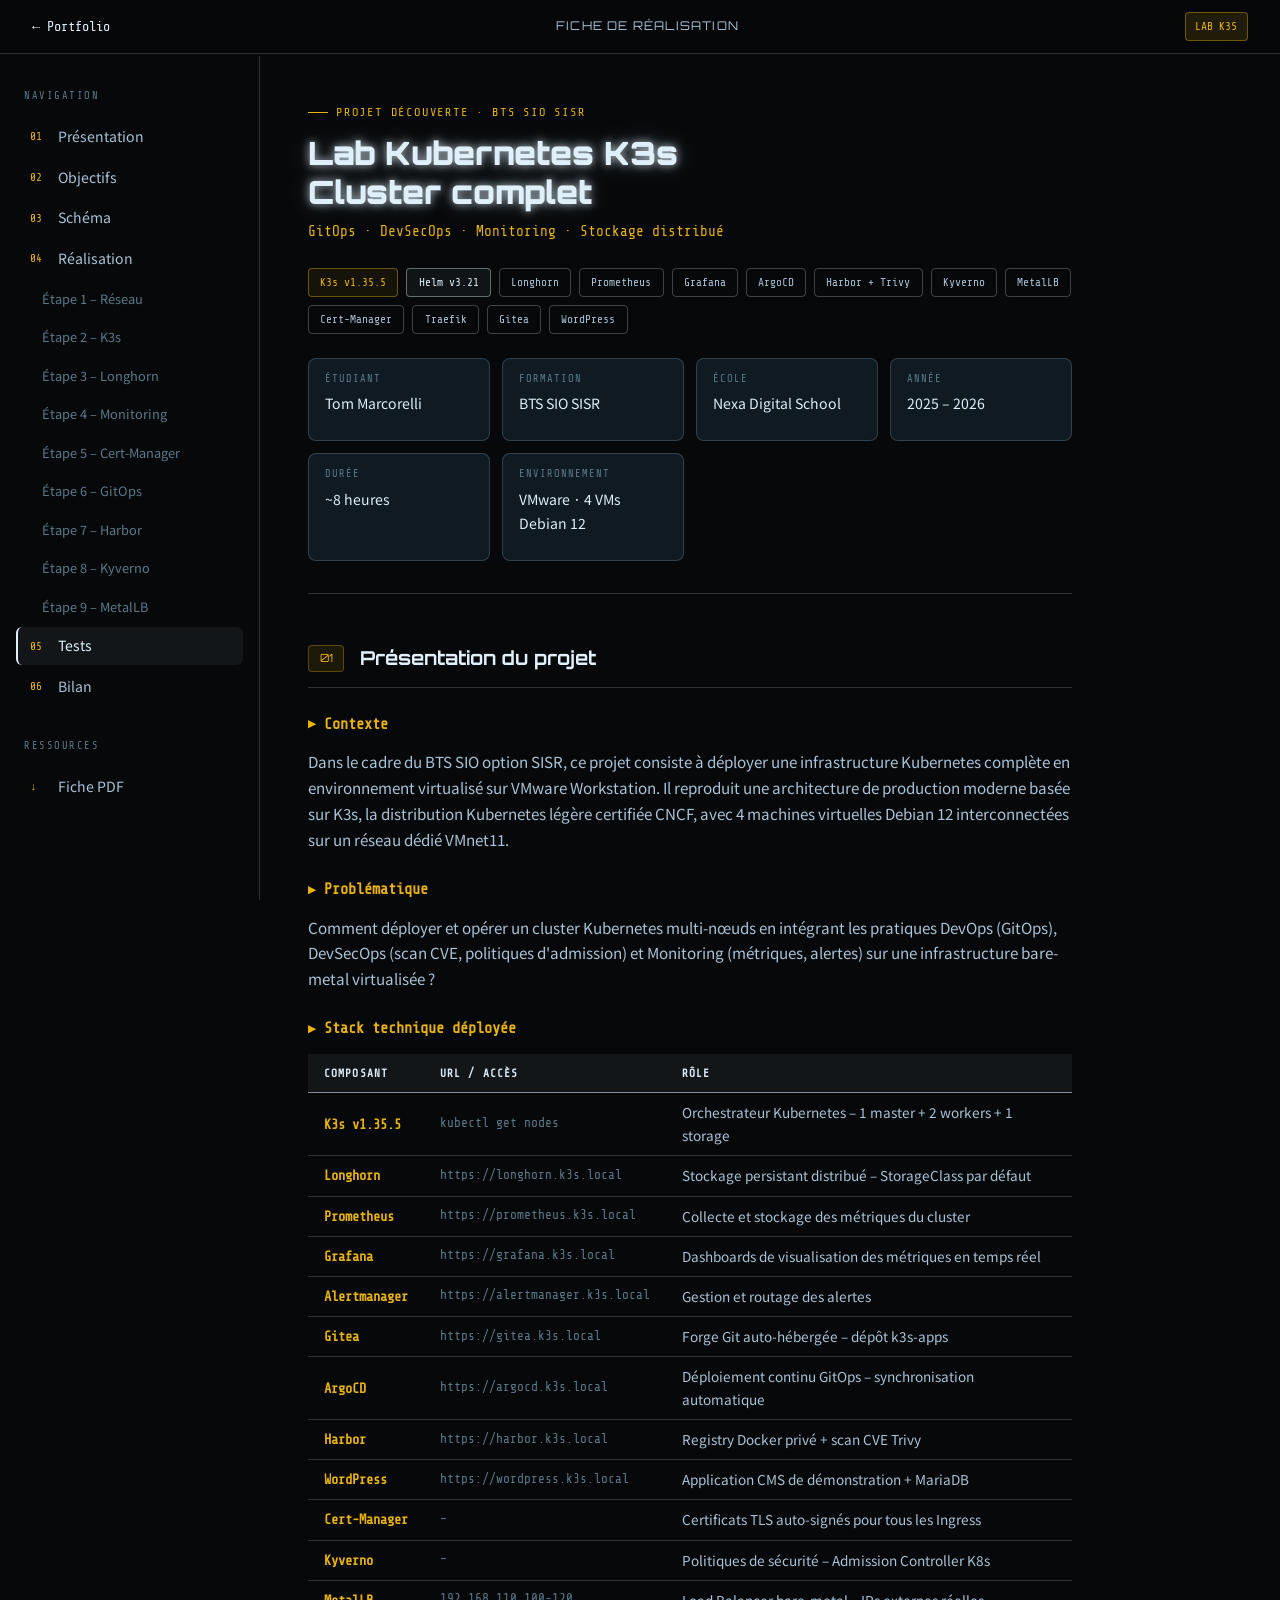
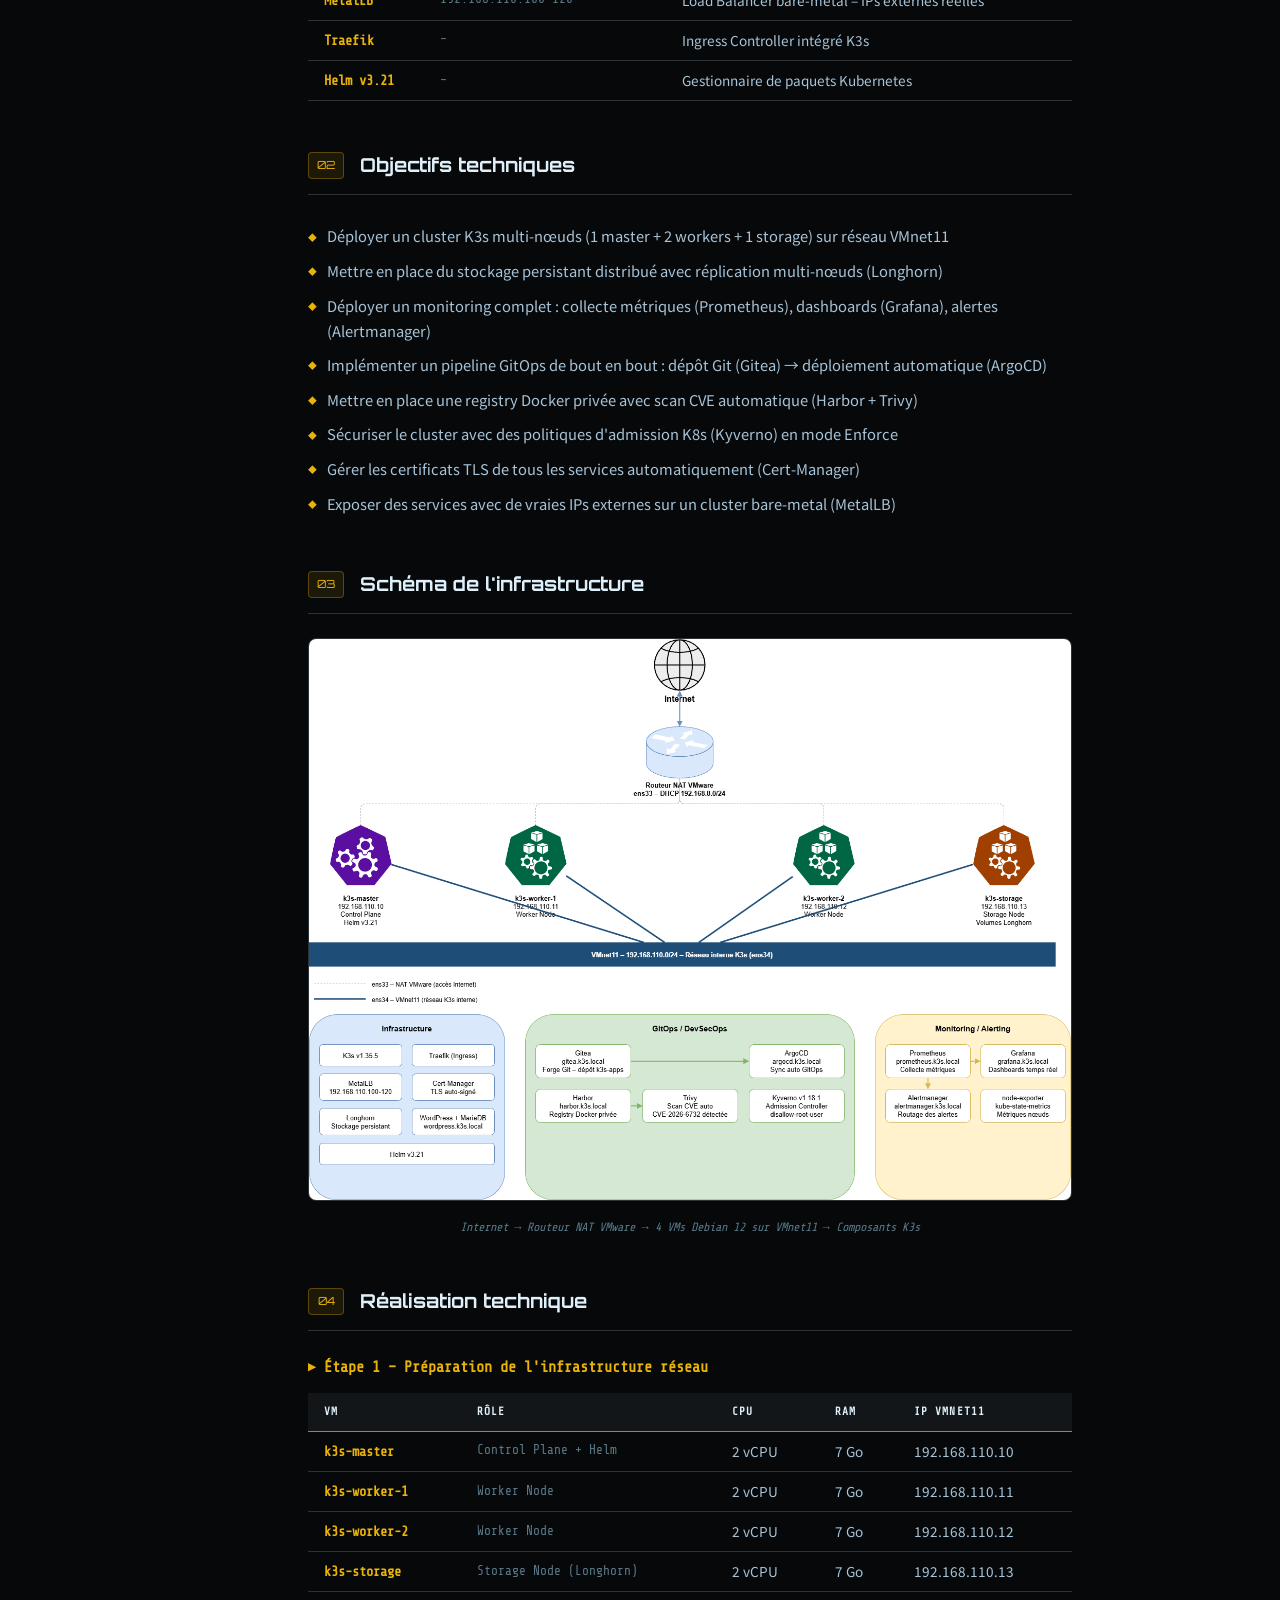
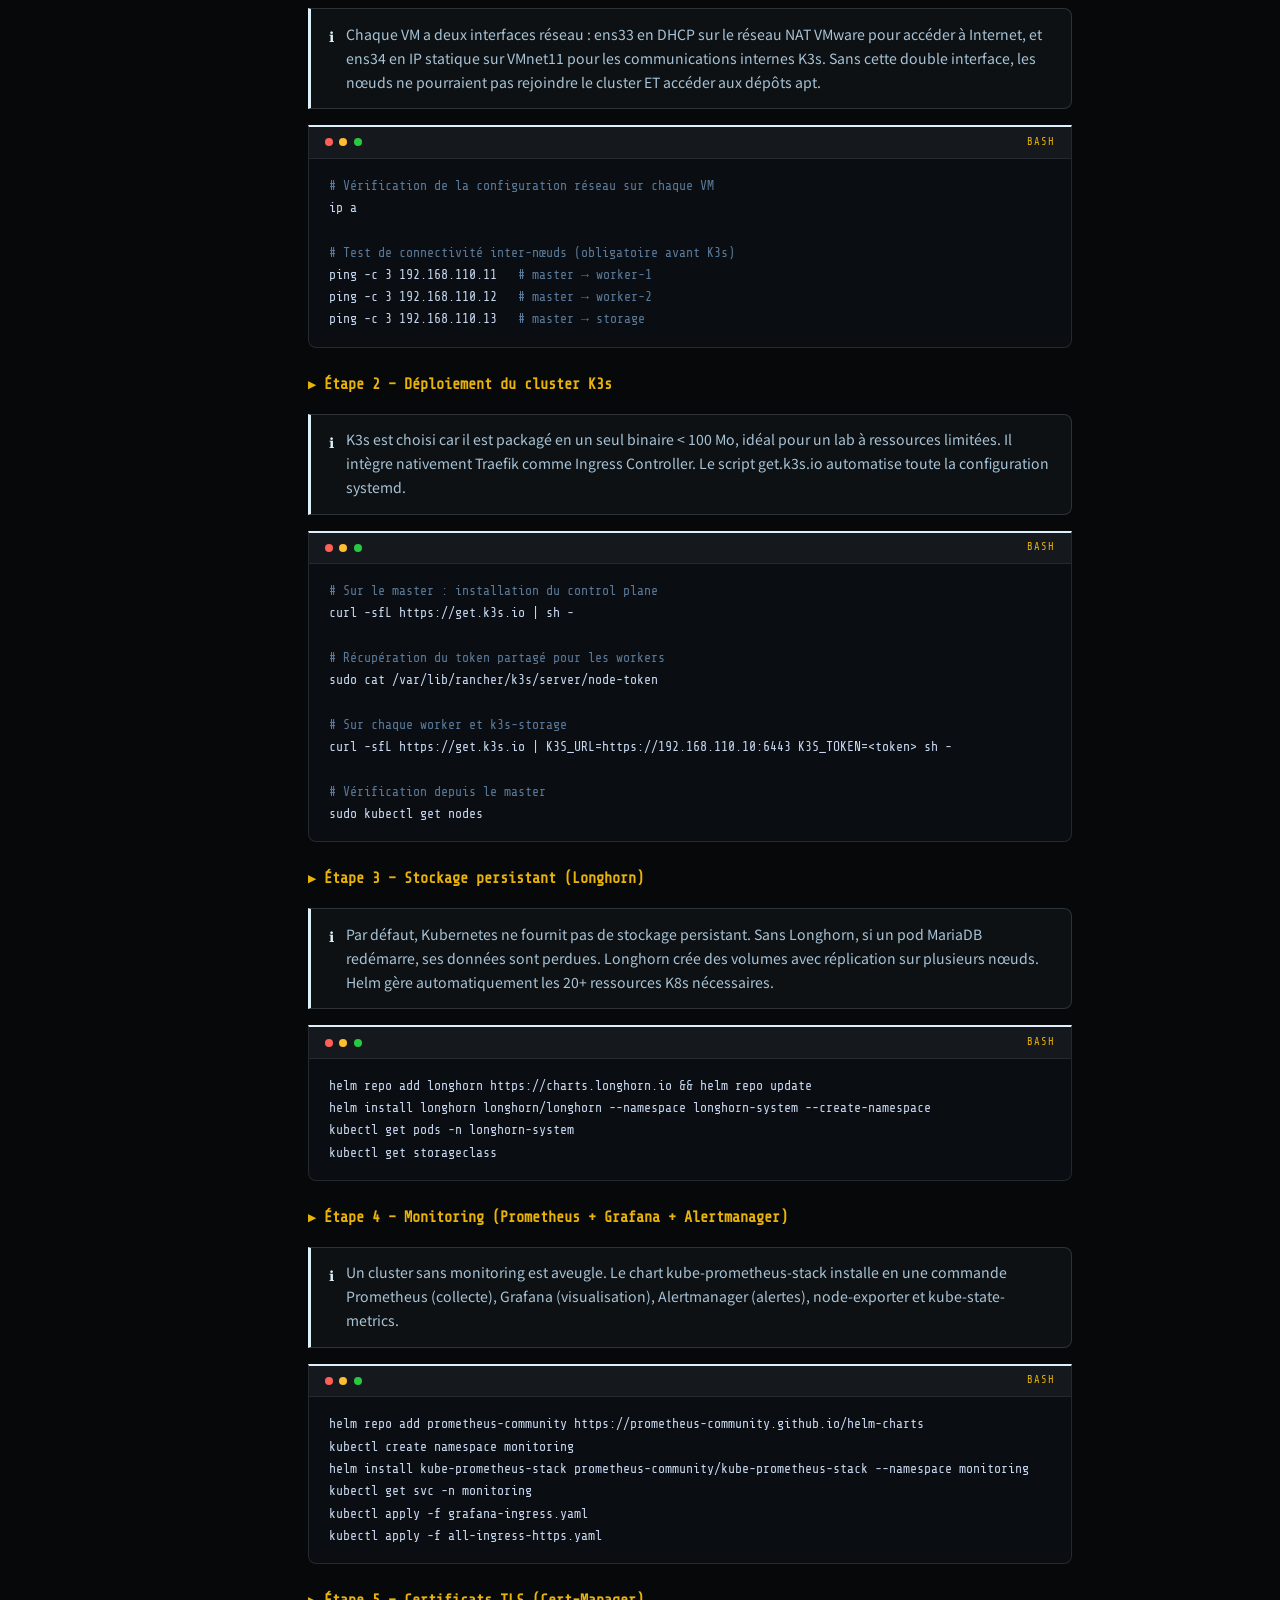
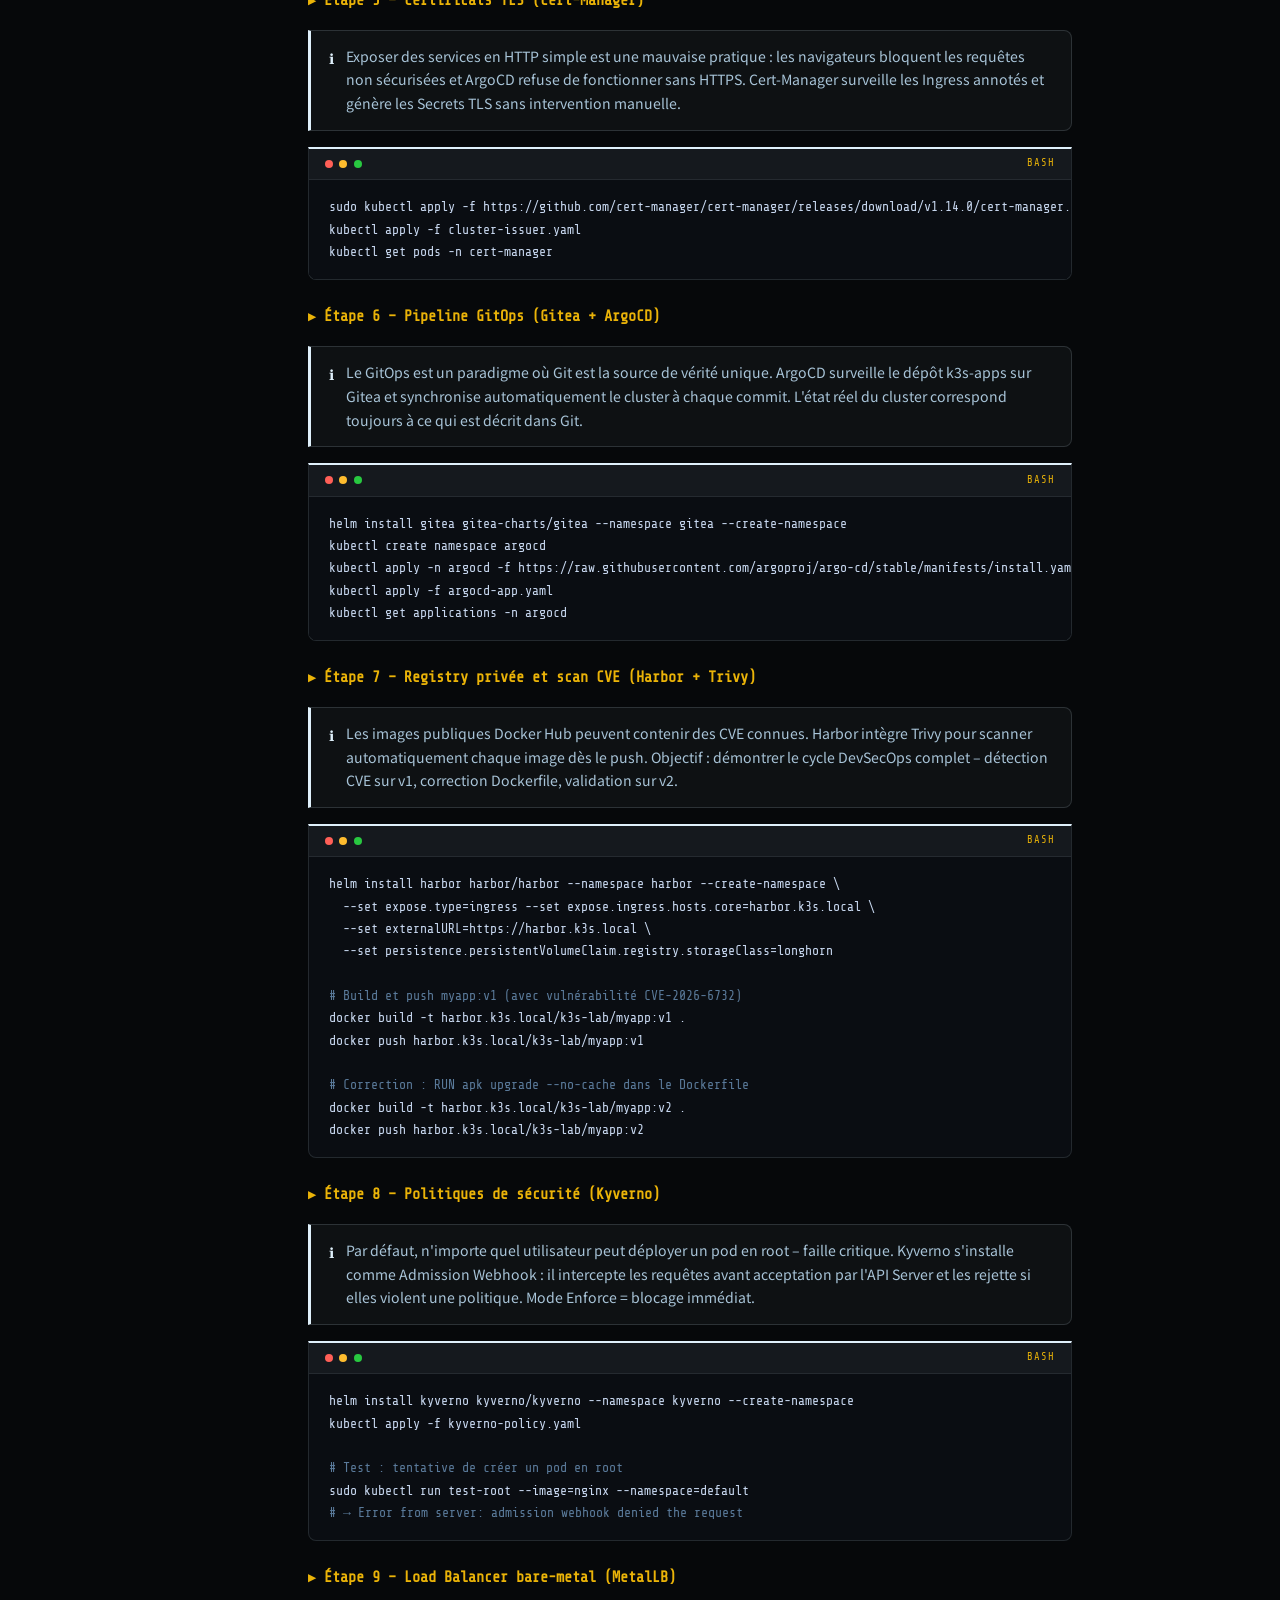
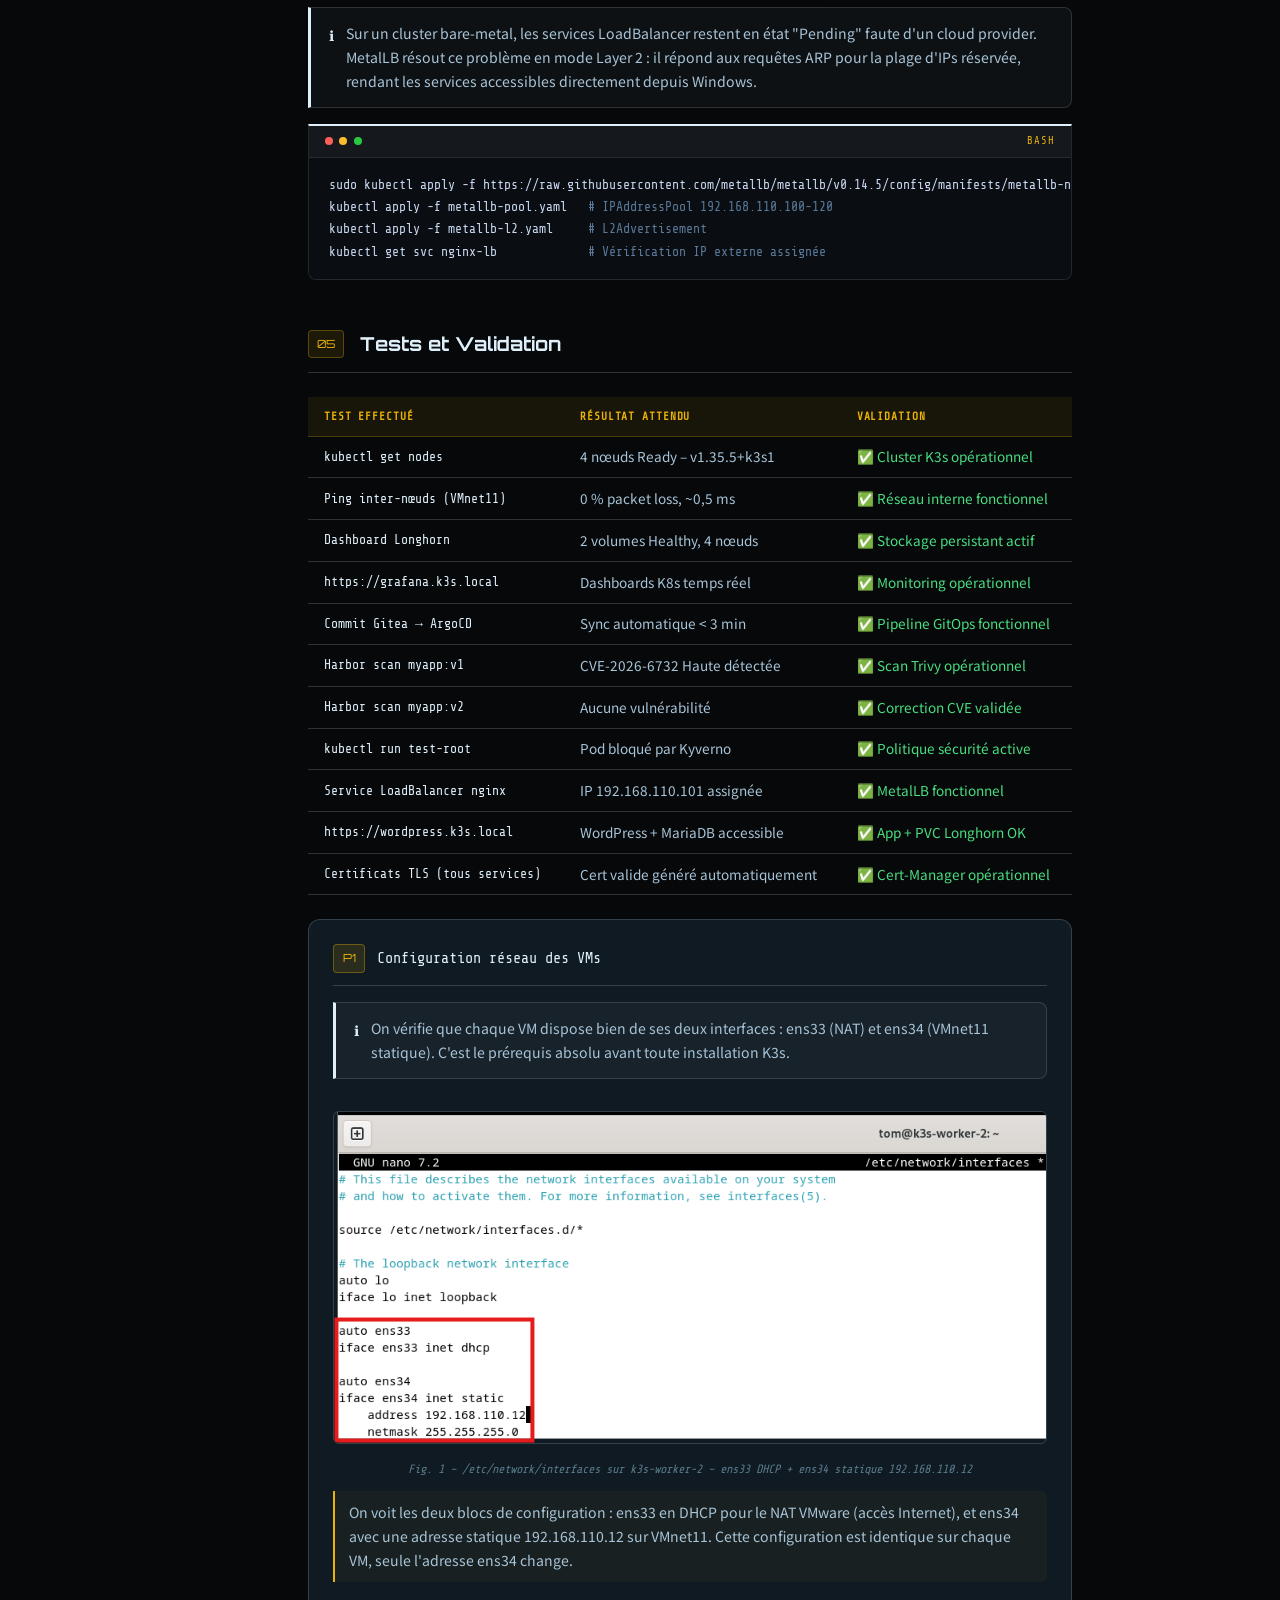
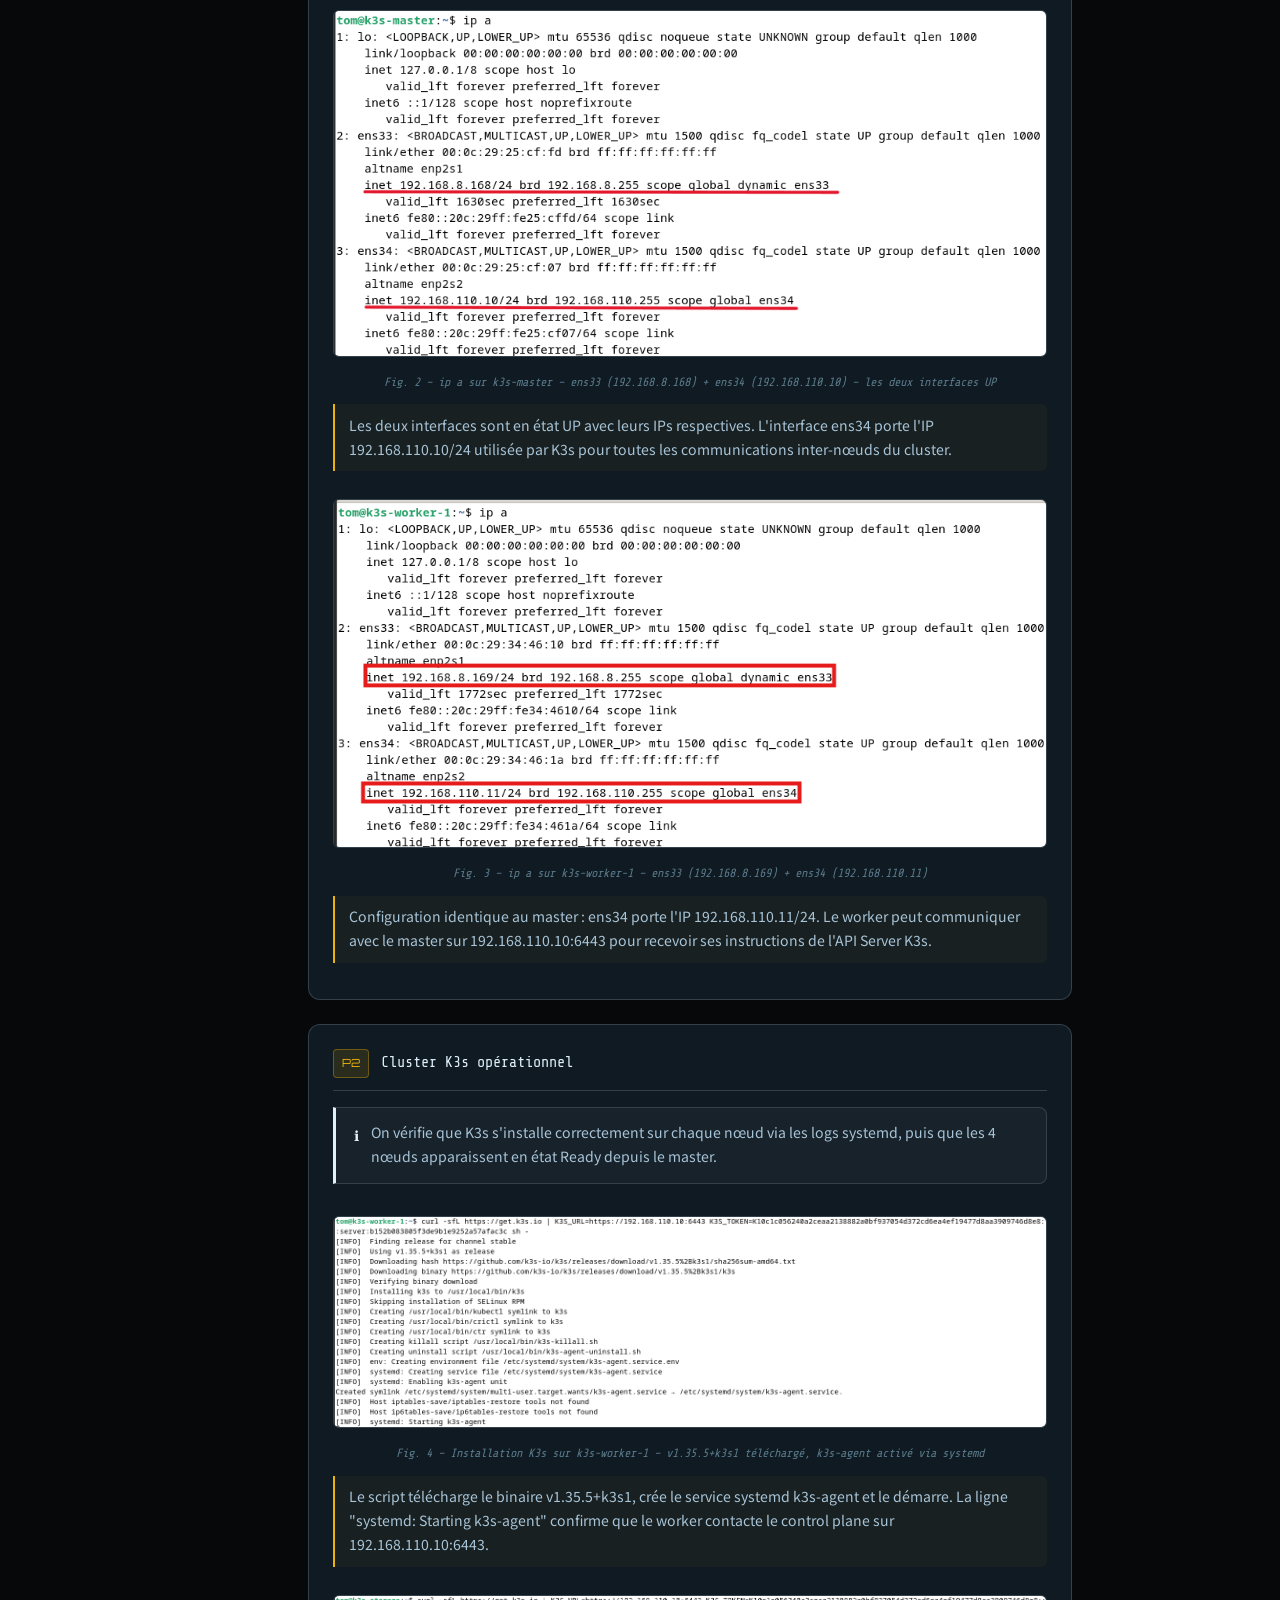
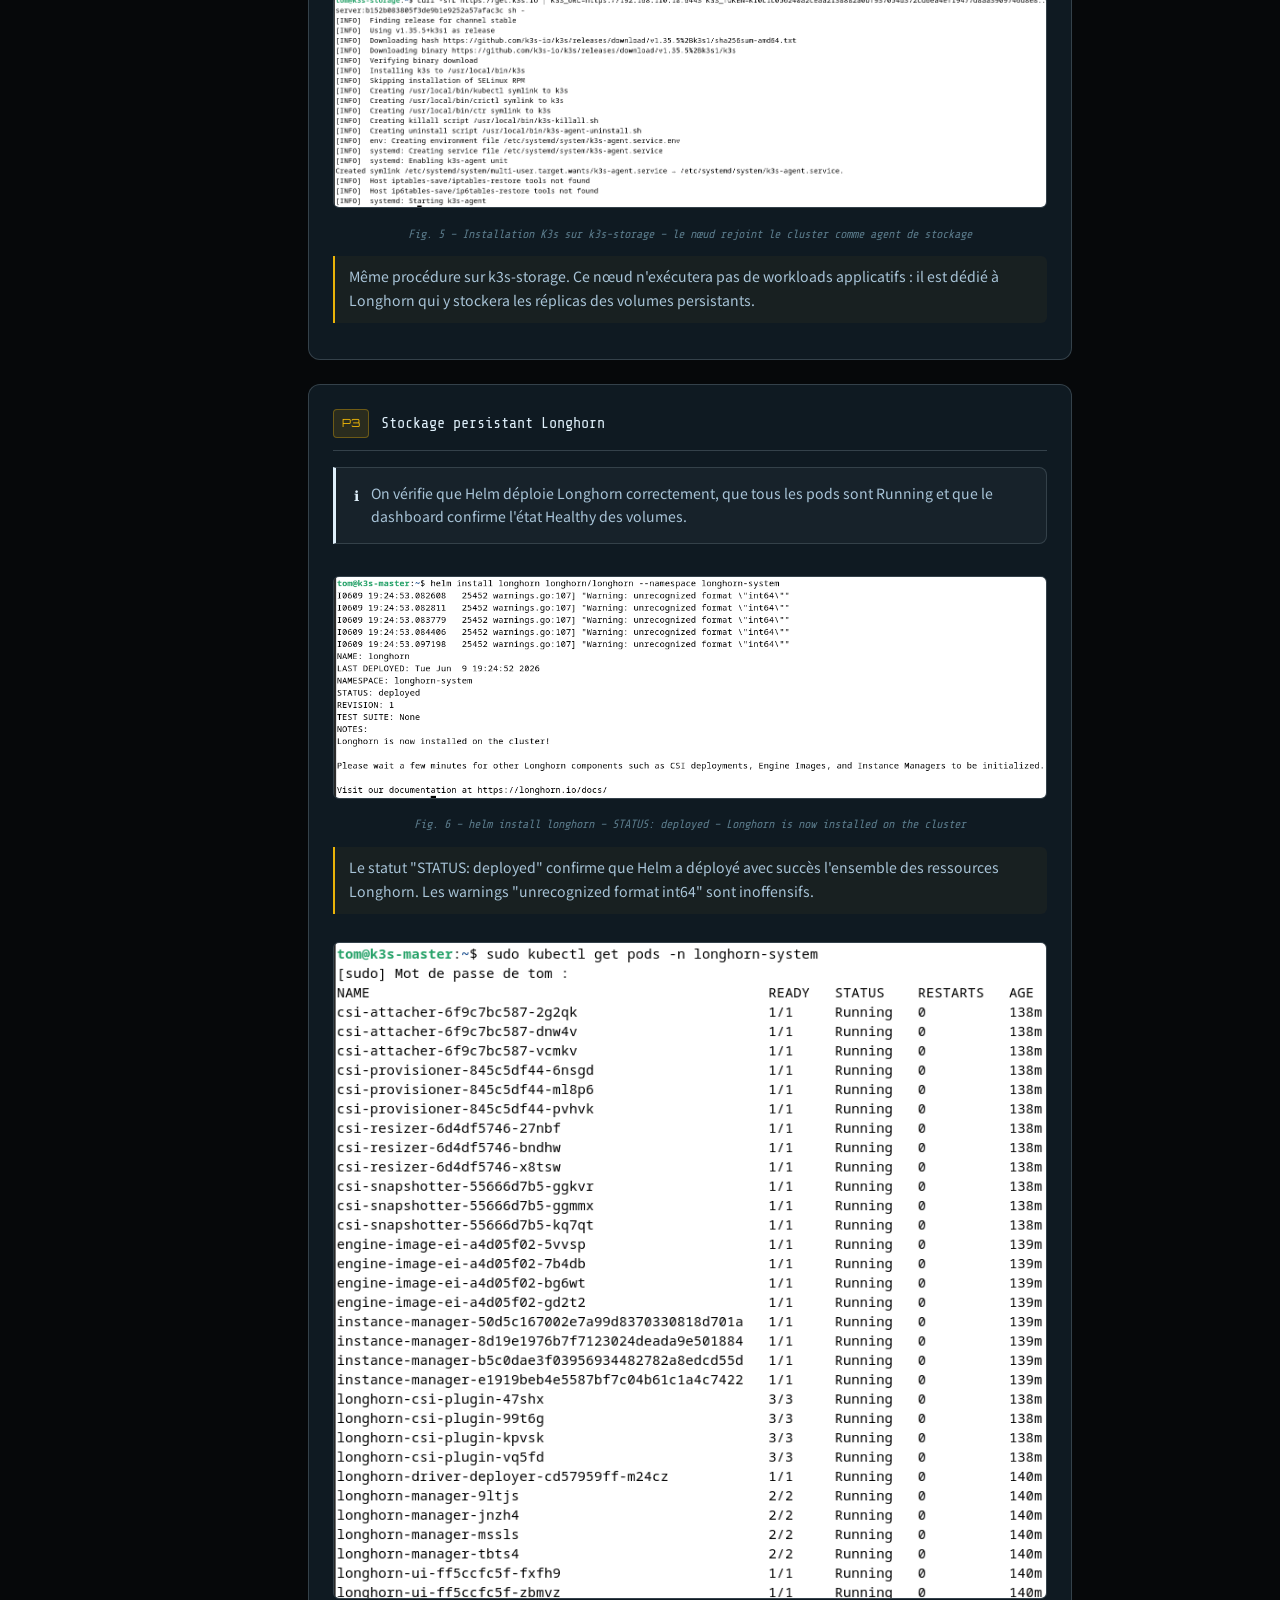
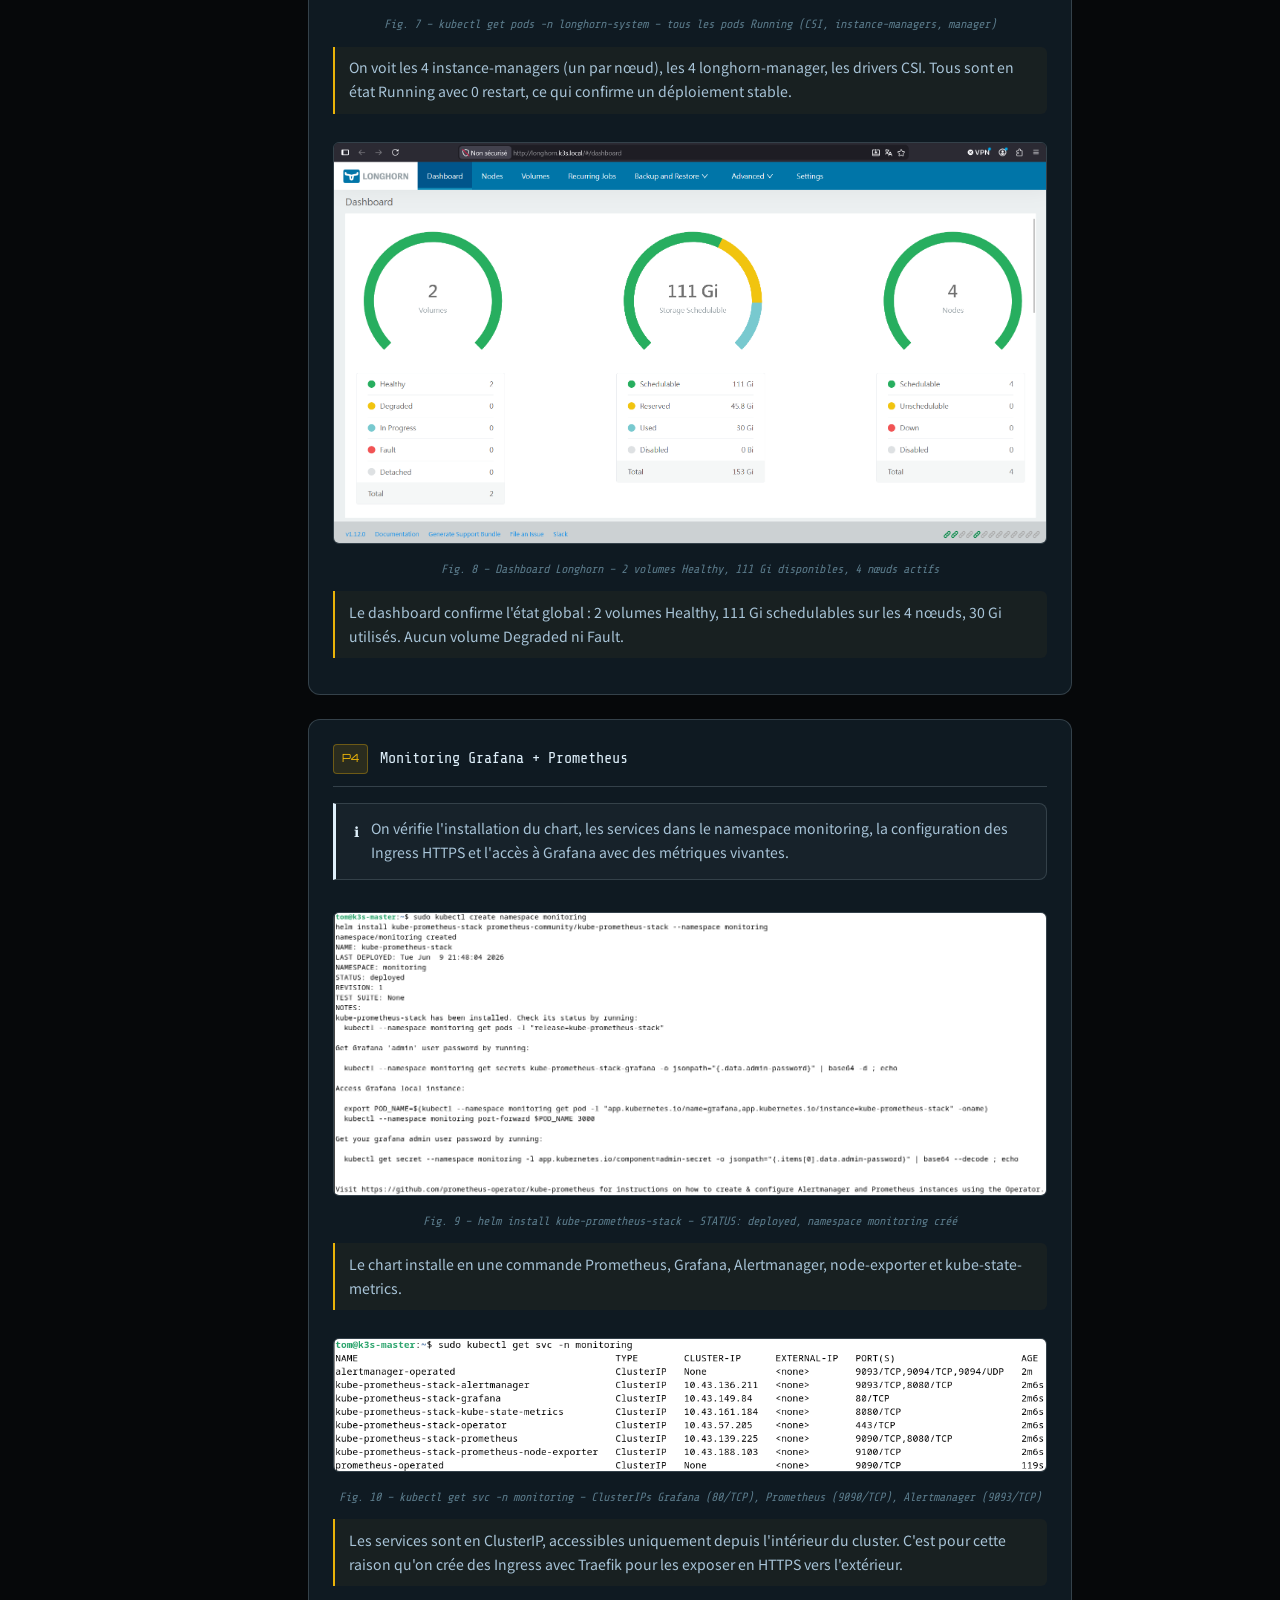
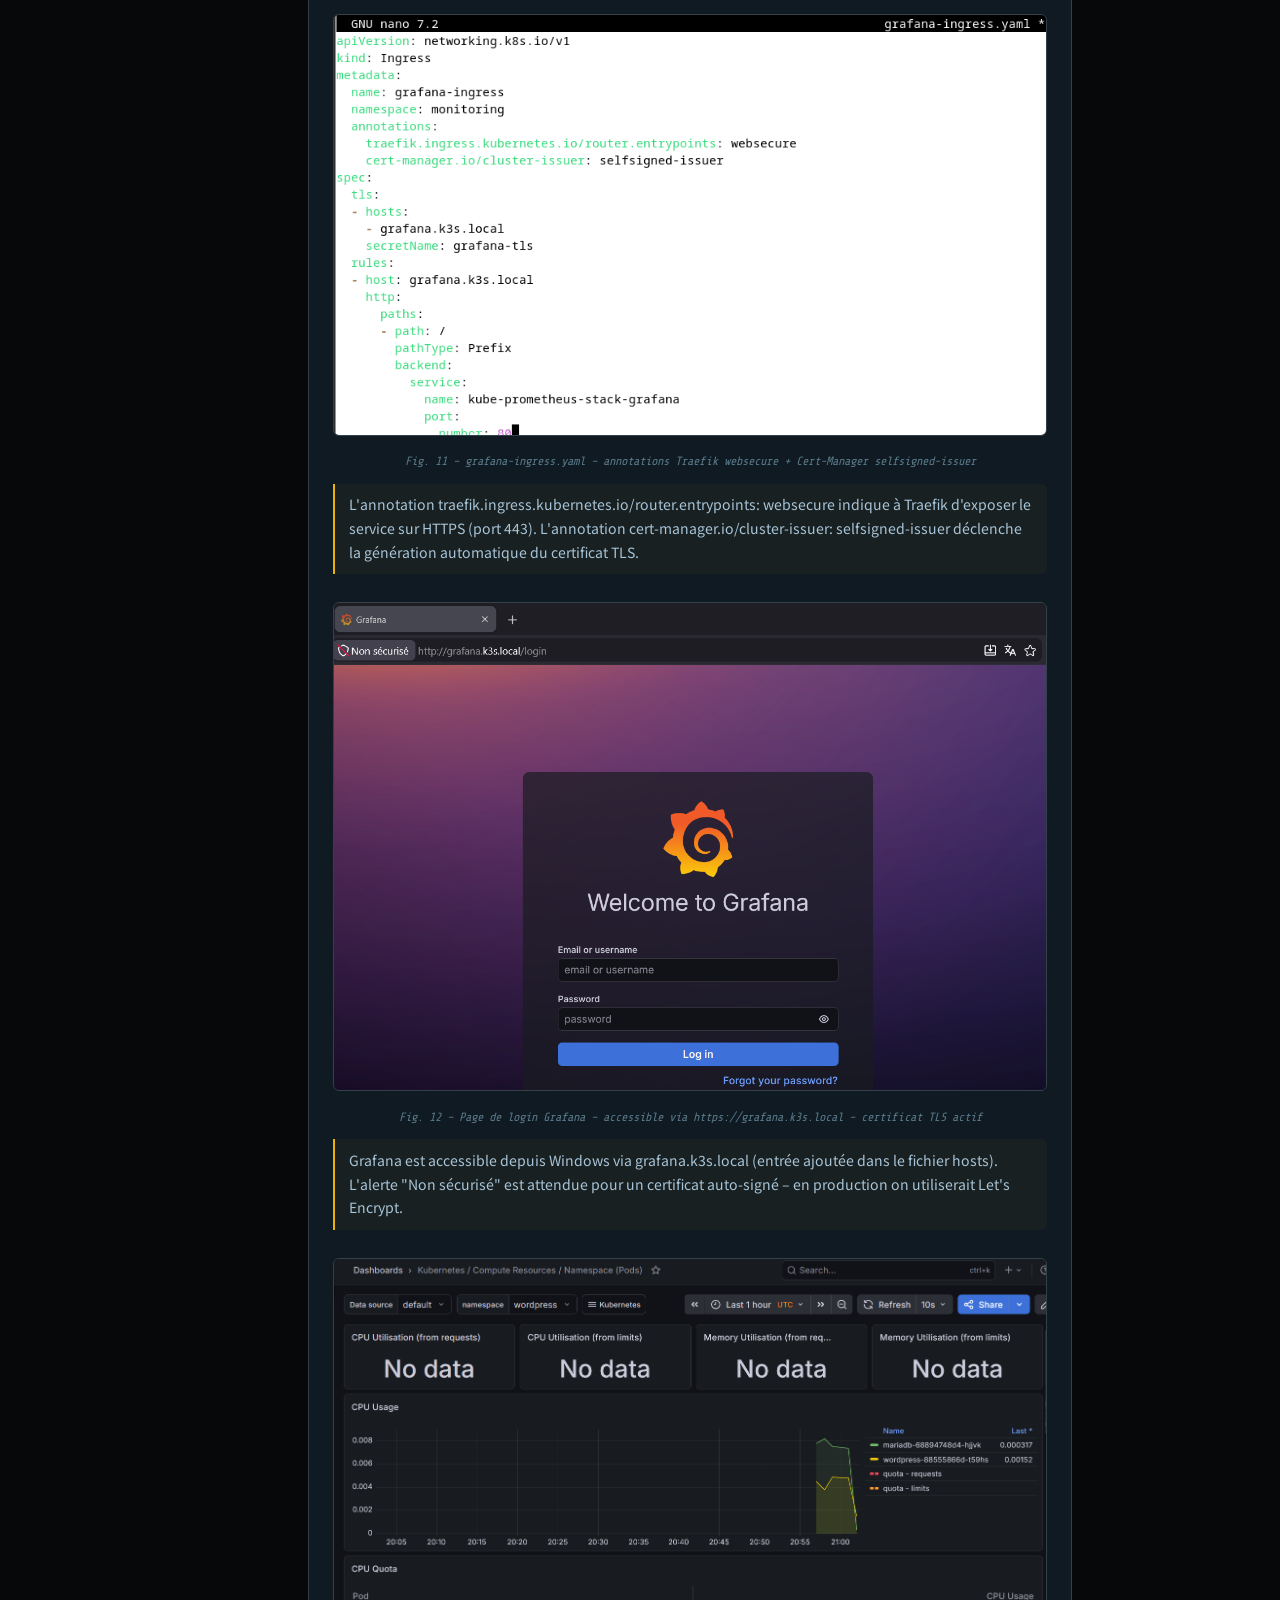
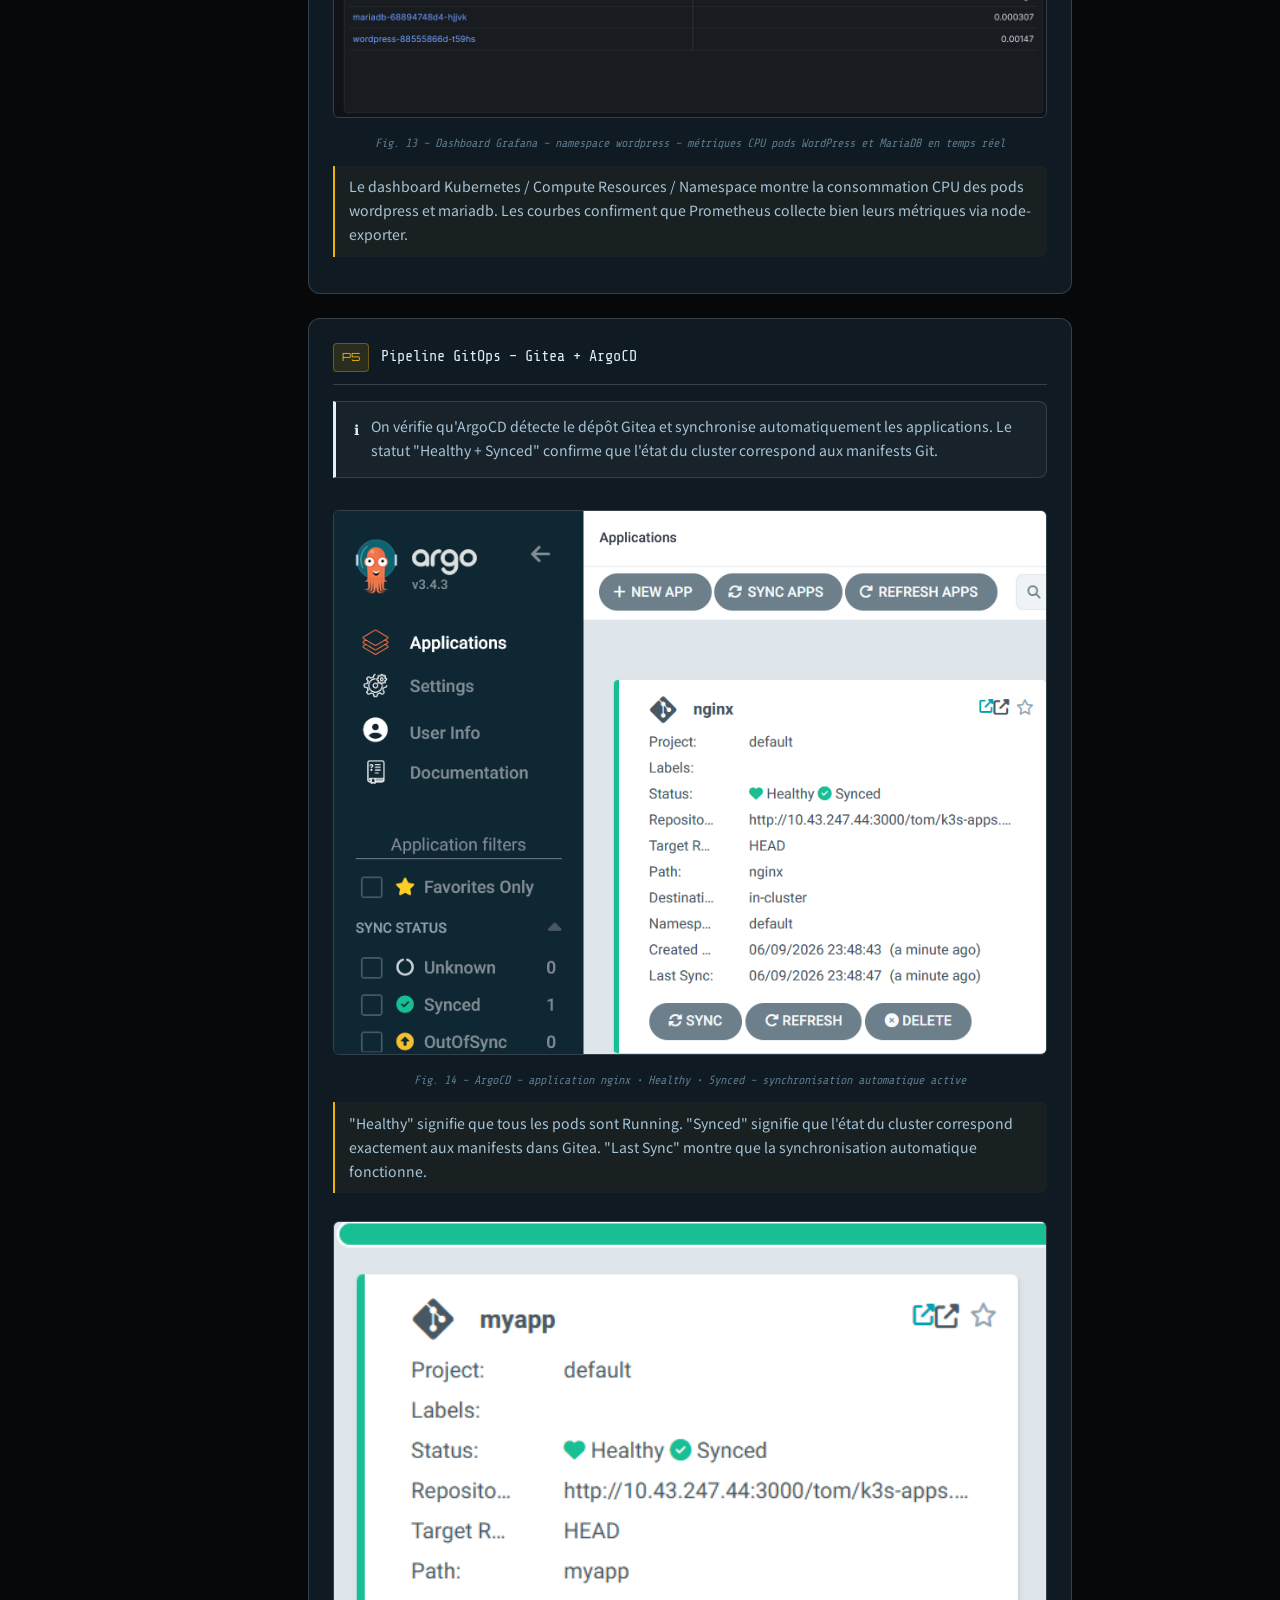
<file: projets/k3s.html>
<!DOCTYPE html>
<html lang="fr">
<head>
  <meta charset="UTF-8" />
  <meta name="viewport" content="width=device-width, initial-scale=1.0" />
  <title>Lab K3s — Fiche de Réalisation — Tom Marcorelli</title>
  <link rel="preconnect" href="https://fonts.googleapis.com" />
  <link rel="preconnect" href="https://fonts.gstatic.com" crossorigin />
  <link href="https://fonts.googleapis.com/css2?family=Orbitron:wght@400;700;900&family=Noto+Sans+JP:wght@300;400;700&family=Share+Tech+Mono&display=swap" rel="stylesheet" />
  <style>
    :root {
      --bg:        #06080a;
      --bg-card:   #0f1a22;
      --bg-card2:  #0d1520;
      --cyan:      #dff0fb;
      --gold:      #eab308;
      --text:      #ddeef8;
      --muted:     #a8c4d8;
      --dim:       #5a7a8a;
      --border:    rgba(223,240,251,0.18);
      --border-s:  rgba(223,240,251,0.55);
      --mono:      'Share Tech Mono', monospace;
      --display:   'Orbitron', sans-serif;
      --body:      'Noto Sans JP', sans-serif;
      --glow-c:    0 0 8px rgba(223,240,251,0.8), 0 0 24px rgba(223,240,251,0.3);
      --glow-g:    0 0 8px rgba(234,179,8,0.8), 0 0 24px rgba(234,179,8,0.3);
    }
    *, *::before, *::after { box-sizing: border-box; margin: 0; padding: 0; }
    html { scroll-behavior: smooth; }
    body {
      background: var(--bg);
      color: var(--text);
      font-family: var(--body);
      font-size: 1rem;
      line-height: 1.7;
    }

    /* ── TOPBAR ── */
    .topbar {
      position: sticky; top: 0; z-index: 100;
      background: rgba(6,8,10,0.92);
      backdrop-filter: blur(12px);
      border-bottom: 1px solid var(--border);
      display: flex; align-items: center; justify-content: space-between;
      padding: 0.75rem 2rem;
    }
    .topbar__back {
      display: flex; align-items: center; gap: 0.5rem;
      color: var(--cyan); text-decoration: none;
      font-family: var(--mono); font-size: 0.85rem;
      transition: color 0.2s, text-shadow 0.2s;
    }
    .topbar__back:hover { color: var(--gold); text-shadow: var(--glow-g); }
    .topbar__title {
      font-family: var(--display); font-size: 0.75rem;
      color: var(--muted); letter-spacing: 0.1em;
    }
    .topbar__badge {
      background: rgba(234,179,8,0.12);
      border: 1px solid rgba(234,179,8,0.4);
      color: var(--gold); font-family: var(--mono);
      font-size: 0.7rem; padding: 0.25rem 0.6rem; border-radius: 4px;
    }

    /* ── LAYOUT ── */
    .wrapper {
      display: grid;
      grid-template-columns: 260px 1fr;
      max-width: 1300px; margin: 0 auto;
      min-height: calc(100vh - 56px);
    }

    /* ── SIDEBAR NAV ── */
    .sidebar {
      position: sticky; top: 56px;
      height: calc(100vh - 56px);
      overflow-y: auto;
      border-right: 1px solid var(--border);
      padding: 2rem 1rem;
    }
    .sidebar::-webkit-scrollbar { width: 4px; }
    .sidebar::-webkit-scrollbar-track { background: transparent; }
    .sidebar::-webkit-scrollbar-thumb { background: var(--border); border-radius: 2px; }

    .nav-section { margin-bottom: 2rem; }
    .nav-section__title {
      font-family: var(--mono); font-size: 0.65rem;
      color: var(--dim); letter-spacing: 0.15em;
      text-transform: uppercase; margin-bottom: 0.75rem;
      padding-left: 0.5rem;
    }
    .nav-link {
      display: flex; align-items: center; gap: 0.5rem;
      padding: 0.45rem 0.75rem; border-radius: 6px;
      color: var(--muted); text-decoration: none;
      font-size: 0.88rem; font-family: var(--body);
      transition: all 0.2s; border-left: 2px solid transparent;
      margin-bottom: 0.15rem;
    }
    .nav-link:hover, .nav-link.active {
      color: var(--cyan); background: rgba(223,240,251,0.06);
      border-left-color: var(--cyan);
    }
    .nav-link--sub {
      font-size: 0.8rem; padding-left: 1.5rem;
      color: var(--dim);
    }
    .nav-link--sub:hover { color: var(--muted); }
    .nav-link__num {
      font-family: var(--mono); font-size: 0.7rem;
      color: var(--gold); min-width: 20px;
    }

    /* ── CONTENT ── */
    .content {
      padding: 3rem 3rem 6rem;
      max-width: 860px;
    }

    /* ── HERO ── */
    .hero {
      margin-bottom: 3rem;
      padding-bottom: 2rem;
      border-bottom: 1px solid var(--border);
    }
    .hero__label {
      font-family: var(--mono); font-size: 0.75rem;
      color: var(--gold); letter-spacing: 0.15em;
      margin-bottom: 0.75rem; display: flex; align-items: center; gap: 0.5rem;
    }
    .hero__label::before { content: ''; display: inline-block; width: 20px; height: 1px; background: var(--gold); }
    .hero__title {
      font-family: var(--display); font-size: 2rem;
      color: var(--cyan); font-weight: 900;
      text-shadow: var(--glow-c);
      line-height: 1.2; margin-bottom: 0.5rem;
    }
    .hero__subtitle {
      font-family: var(--mono); font-size: 0.9rem;
      color: var(--gold); margin-bottom: 1.5rem;
    }
    .hero__tags { display: flex; flex-wrap: wrap; gap: 0.5rem; margin-bottom: 1.5rem; }
    .tag {
      padding: 0.25rem 0.7rem; border-radius: 4px;
      font-family: var(--mono); font-size: 0.7rem;
      border: 1px solid rgba(223,240,251,0.25);
      color: var(--muted);
    }
    .tag--gold { border-color: rgba(234,179,8,0.4); color: var(--gold); background: rgba(234,179,8,0.07); }
    .tag--cyan { border-color: rgba(223,240,251,0.4); color: var(--cyan); background: rgba(223,240,251,0.05); }

    .hero__meta {
      display: grid; grid-template-columns: repeat(auto-fill, minmax(180px, 1fr));
      gap: 0.75rem;
    }
    .meta-item {
      background: var(--bg-card);
      border: 1px solid var(--border);
      border-radius: 8px; padding: 0.75rem 1rem;
    }
    .meta-item__label {
      font-family: var(--mono); font-size: 0.65rem;
      color: var(--dim); letter-spacing: 0.1em;
      text-transform: uppercase; margin-bottom: 0.25rem;
    }
    .meta-item__value { color: var(--text); font-size: 0.88rem; }

    /* ── SECTIONS ── */
    .section { margin-bottom: 3rem; }
    .section__header {
      display: flex; align-items: center; gap: 1rem;
      margin-bottom: 1.5rem; padding-bottom: 0.75rem;
      border-bottom: 1px solid var(--border);
    }
    .section__num {
      font-family: var(--display); font-size: 0.7rem;
      color: var(--gold); background: rgba(234,179,8,0.1);
      border: 1px solid rgba(234,179,8,0.3);
      padding: 0.2rem 0.5rem; border-radius: 4px;
      min-width: 36px; text-align: center;
    }
    .section__title {
      font-family: var(--display); font-size: 1.2rem;
      color: var(--cyan); font-weight: 700;
    }
    h3 {
      font-family: var(--mono); font-size: 0.95rem;
      color: var(--gold); margin: 1.5rem 0 0.75rem;
      display: flex; align-items: center; gap: 0.5rem;
    }
    h3::before { content: '▶'; font-size: 0.6rem; color: var(--gold); }
    p { color: var(--muted); margin-bottom: 0.75rem; font-size: 0.95rem; }

    /* ── STACK TABLE ── */
    .stack-table {
      width: 100%; border-collapse: collapse;
      font-size: 0.85rem; margin-bottom: 1rem;
    }
    .stack-table th {
      background: rgba(223,240,251,0.06);
      color: var(--cyan); font-family: var(--mono);
      font-size: 0.7rem; letter-spacing: 0.1em;
      padding: 0.6rem 1rem; text-align: left;
      border-bottom: 1px solid var(--border-s);
      text-transform: uppercase;
    }
    .stack-table td {
      padding: 0.5rem 1rem; border-bottom: 1px solid var(--border);
      color: var(--muted); vertical-align: middle;
    }
    .stack-table tr:hover td { background: rgba(223,240,251,0.03); }
    .stack-table td:first-child { color: var(--gold); font-family: var(--mono); font-weight: 700; }
    .stack-table td:nth-child(2) { color: var(--dim); font-family: var(--mono); font-size: 0.8rem; }

    /* ── INFO BOX ── */
    .info-box {
      background: rgba(223,240,251,0.04);
      border: 1px solid rgba(223,240,251,0.15);
      border-left: 3px solid var(--cyan);
      border-radius: 0 8px 8px 0;
      padding: 0.85rem 1.1rem; margin: 1rem 0;
      font-size: 0.88rem; color: var(--muted);
      display: flex; gap: 0.75rem; align-items: flex-start;
    }
    .info-box__icon { color: var(--cyan); flex-shrink: 0; margin-top: 0.15rem; }

    /* ── CODE BLOCK ── */
    .code-block {
      background: #0a0d12;
      border: 1px solid rgba(223,240,251,0.12);
      border-top: 2px solid var(--cyan);
      border-radius: 0 0 8px 8px; overflow-x: auto;
      margin: 1rem 0;
    }
    .code-block__header {
      display: flex; align-items: center; justify-content: space-between;
      padding: 0.4rem 1rem;
      background: rgba(223,240,251,0.05);
      border-bottom: 1px solid rgba(223,240,251,0.08);
    }
    .code-block__lang {
      font-family: var(--mono); font-size: 0.65rem;
      color: var(--gold); letter-spacing: 0.1em;
    }
    .code-block__dots { display: flex; gap: 0.4rem; }
    .dot { width: 8px; height: 8px; border-radius: 50%; }
    .dot--r { background: #ff5f57; }
    .dot--y { background: #febc2e; }
    .dot--g { background: #28c840; }
    pre {
      padding: 1rem 1.25rem;
      font-family: var(--mono); font-size: 0.82rem;
      line-height: 1.7; color: #c8d8f0;
    }
    .cm { color: #5a7a9a; }

    /* ── PROOF BLOCKS ── */
    .proof {
      background: var(--bg-card);
      border: 1px solid var(--border);
      border-radius: 12px; padding: 1.5rem;
      margin: 1.5rem 0;
    }
    .proof__header {
      display: flex; align-items: center; gap: 0.75rem;
      margin-bottom: 1rem; padding-bottom: 0.75rem;
      border-bottom: 1px solid var(--border);
    }
    .proof__num {
      background: rgba(234,179,8,0.12);
      border: 1px solid rgba(234,179,8,0.35);
      color: var(--gold); font-family: var(--display);
      font-size: 0.7rem; padding: 0.25rem 0.5rem;
      border-radius: 4px; min-width: 32px; text-align: center;
    }
    .proof__title { font-family: var(--mono); font-size: 0.95rem; color: var(--cyan); }
    .proof img {
      width: 100%; border-radius: 6px;
      border: 1px solid var(--border);
      margin: 1rem 0 0.5rem;
    }
    .proof__caption {
      font-family: var(--mono); font-size: 0.75rem;
      color: var(--dim); text-align: center;
      margin-bottom: 0.75rem; font-style: italic;
    }
    .proof__explain {
      font-size: 0.88rem; color: var(--muted);
      padding: 0.6rem 0.9rem;
      border-left: 2px solid var(--gold);
      background: rgba(234,179,8,0.04);
      border-radius: 0 6px 6px 0;
      margin-top: 0.25rem;
    }

    /* ── TEST TABLE ── */
    .test-table {
      width: 100%; border-collapse: collapse;
      font-size: 0.85rem; margin: 1rem 0;
    }
    .test-table th {
      background: rgba(234,179,8,0.08);
      color: var(--gold); font-family: var(--mono);
      font-size: 0.7rem; letter-spacing: 0.08em;
      padding: 0.6rem 1rem; text-align: left;
      border-bottom: 1px solid rgba(234,179,8,0.3);
      text-transform: uppercase;
    }
    .test-table td {
      padding: 0.55rem 1rem; border-bottom: 1px solid var(--border);
      color: var(--muted); vertical-align: middle;
    }
    .test-table tr:hover td { background: rgba(234,179,8,0.03); }
    .test-table td:first-child { font-family: var(--mono); font-size: 0.82rem; color: var(--cyan); }
    .test-table td:last-child { color: #4ade80; font-size: 0.85rem; }

    /* ── BILAN TABLE ── */
    .bilan-table {
      width: 100%; border-collapse: collapse;
      font-size: 0.85rem; margin: 1rem 0;
    }
    .bilan-table th {
      background: rgba(223,240,251,0.06);
      color: var(--cyan); font-family: var(--mono);
      font-size: 0.7rem; padding: 0.6rem 1rem;
      border-bottom: 1px solid var(--border-s);
      text-align: left; text-transform: uppercase;
    }
    .bilan-table td {
      padding: 0.55rem 1rem; border-bottom: 1px solid var(--border);
      color: var(--muted); vertical-align: top;
    }
    .bilan-table td:first-child { color: var(--gold); font-family: var(--mono); font-weight: 700; min-width: 60px; }

    /* ── BULLET LIST ── */
    .bullet-list { list-style: none; padding: 0; margin: 0.5rem 0 1rem; }
    .bullet-list li {
      display: flex; gap: 0.6rem; align-items: flex-start;
      color: var(--muted); font-size: 0.92rem;
      padding: 0.3rem 0;
    }
    .bullet-list li::before {
      content: '◆'; color: var(--gold);
      font-size: 0.55rem; margin-top: 0.45rem; flex-shrink: 0;
    }

    /* ── FOOTER ── */
    .fiche-footer {
      margin-top: 4rem; padding-top: 2rem;
      border-top: 1px solid var(--border);
      text-align: center;
    }
    .fiche-footer__text {
      font-family: var(--mono); font-size: 0.75rem;
      color: var(--dim);
    }
    .fiche-footer__kanji {
      font-family: 'Noto Sans JP', sans-serif;
      font-size: 1.2rem; color: var(--border);
      margin-bottom: 0.5rem;
    }

    /* ── RESPONSIVE ── */
    @media (max-width: 900px) {
      .wrapper { grid-template-columns: 1fr; }
      .sidebar { display: none; }
      .content { padding: 2rem 1.25rem 4rem; }
      .hero__title { font-size: 1.5rem; }
    }

    /* ── SCROLLSPY ANIMATION ── */
    .section { opacity: 0; transform: translateY(20px); transition: opacity 0.4s ease, transform 0.4s ease; }
    .section.visible { opacity: 1; transform: translateY(0); }

    /* ── CURSOR MANGA ── */
    * { cursor: none !important; }
    @keyframes mangaInkFade { 0%{opacity:1;transform:translate(-50%,-50%) scale(1)} 100%{opacity:0;transform:translate(-50%,-50%) scale(0.3)} }
    @keyframes mangaSplash { 0%{opacity:1;transform:translate(-50%,-50%) scale(1)} 100%{opacity:0;transform:translate(-50%,-50%) scale(0.2)} }
  </style>
</head>
<body>

  <!-- TOPBAR -->
  <header class="topbar">
    <a href="javascript:void(0)" class="topbar__back" onclick="window.parent.postMessage('close-fiche-modal','*')">
      ← Portfolio
    </a>
    <span class="topbar__title">FICHE DE RÉALISATION</span>
    <span class="topbar__badge">LAB K3S</span>
  </header>

  <div class="wrapper">

    <!-- SIDEBAR -->
    <nav class="sidebar" aria-label="Navigation de la fiche">
      <div class="nav-section">
        <p class="nav-section__title">Navigation</p>
        <a href="#presentation" class="nav-link"><span class="nav-link__num">01</span> Présentation</a>
        <a href="#objectifs" class="nav-link"><span class="nav-link__num">02</span> Objectifs</a>
        <a href="#schema" class="nav-link"><span class="nav-link__num">03</span> Schéma</a>
        <a href="#realisation" class="nav-link"><span class="nav-link__num">04</span> Réalisation</a>
        <a href="#etape1" class="nav-link nav-link--sub">Étape 1 – Réseau</a>
        <a href="#etape2" class="nav-link nav-link--sub">Étape 2 – K3s</a>
        <a href="#etape3" class="nav-link nav-link--sub">Étape 3 – Longhorn</a>
        <a href="#etape4" class="nav-link nav-link--sub">Étape 4 – Monitoring</a>
        <a href="#etape5" class="nav-link nav-link--sub">Étape 5 – Cert-Manager</a>
        <a href="#etape6" class="nav-link nav-link--sub">Étape 6 – GitOps</a>
        <a href="#etape7" class="nav-link nav-link--sub">Étape 7 – Harbor</a>
        <a href="#etape8" class="nav-link nav-link--sub">Étape 8 – Kyverno</a>
        <a href="#etape9" class="nav-link nav-link--sub">Étape 9 – MetalLB</a>
        <a href="#tests" class="nav-link"><span class="nav-link__num">05</span> Tests</a>
        <a href="#bilan" class="nav-link"><span class="nav-link__num">06</span> Bilan</a>
      </div>
      <div class="nav-section">
        <p class="nav-section__title">Ressources</p>
        <a href="fiche_k3s.pdf" target="_blank" class="nav-link">
          <span class="nav-link__num">↓</span> Fiche PDF
        </a>
      </div>
    </nav>

    <!-- CONTENT -->
    <main class="content">

      <!-- HERO -->
      <div class="hero">
        <p class="hero__label">PROJET DÉCOUVERTE · BTS SIO SISR</p>
        <h1 class="hero__title">Lab Kubernetes K3s<br>Cluster complet</h1>
        <p class="hero__subtitle">GitOps · DevSecOps · Monitoring · Stockage distribué</p>
        <div class="hero__tags">
          <span class="tag tag--gold">K3s v1.35.5</span>
          <span class="tag tag--cyan">Helm v3.21</span>
          <span class="tag">Longhorn</span>
          <span class="tag">Prometheus</span>
          <span class="tag">Grafana</span>
          <span class="tag">ArgoCD</span>
          <span class="tag">Harbor + Trivy</span>
          <span class="tag">Kyverno</span>
          <span class="tag">MetalLB</span>
          <span class="tag">Cert-Manager</span>
          <span class="tag">Traefik</span>
          <span class="tag">Gitea</span>
          <span class="tag">WordPress</span>
        </div>
        <div class="hero__meta">
          <div class="meta-item">
            <p class="meta-item__label">Étudiant</p>
            <p class="meta-item__value">Tom Marcorelli</p>
          </div>
          <div class="meta-item">
            <p class="meta-item__label">Formation</p>
            <p class="meta-item__value">BTS SIO SISR</p>
          </div>
          <div class="meta-item">
            <p class="meta-item__label">École</p>
            <p class="meta-item__value">Nexa Digital School</p>
          </div>
          <div class="meta-item">
            <p class="meta-item__label">Année</p>
            <p class="meta-item__value">2025 – 2026</p>
          </div>
          <div class="meta-item">
            <p class="meta-item__label">Durée</p>
            <p class="meta-item__value">~8 heures</p>
          </div>
          <div class="meta-item">
            <p class="meta-item__label">Environnement</p>
            <p class="meta-item__value">VMware · 4 VMs Debian 12</p>
          </div>
        </div>
      </div>

      <!-- 1. PRÉSENTATION -->
      <section class="section" id="presentation">
        <div class="section__header">
          <span class="section__num">01</span>
          <h2 class="section__title">Présentation du projet</h2>
        </div>
        <h3>Contexte</h3>
        <p>Dans le cadre du BTS SIO option SISR, ce projet consiste à déployer une infrastructure Kubernetes complète en environnement virtualisé sur VMware Workstation. Il reproduit une architecture de production moderne basée sur K3s, la distribution Kubernetes légère certifiée CNCF, avec 4 machines virtuelles Debian 12 interconnectées sur un réseau dédié VMnet11.</p>
        <h3>Problématique</h3>
        <p>Comment déployer et opérer un cluster Kubernetes multi-nœuds en intégrant les pratiques DevOps (GitOps), DevSecOps (scan CVE, politiques d'admission) et Monitoring (métriques, alertes) sur une infrastructure bare-metal virtualisée ?</p>
        <h3>Stack technique déployée</h3>
        <table class="stack-table">
          <thead><tr><th>Composant</th><th>URL / Accès</th><th>Rôle</th></tr></thead>
          <tbody>
            <tr><td>K3s v1.35.5</td><td>kubectl get nodes</td><td>Orchestrateur Kubernetes – 1 master + 2 workers + 1 storage</td></tr>
            <tr><td>Longhorn</td><td>https://longhorn.k3s.local</td><td>Stockage persistant distribué – StorageClass par défaut</td></tr>
            <tr><td>Prometheus</td><td>https://prometheus.k3s.local</td><td>Collecte et stockage des métriques du cluster</td></tr>
            <tr><td>Grafana</td><td>https://grafana.k3s.local</td><td>Dashboards de visualisation des métriques en temps réel</td></tr>
            <tr><td>Alertmanager</td><td>https://alertmanager.k3s.local</td><td>Gestion et routage des alertes</td></tr>
            <tr><td>Gitea</td><td>https://gitea.k3s.local</td><td>Forge Git auto-hébergée – dépôt k3s-apps</td></tr>
            <tr><td>ArgoCD</td><td>https://argocd.k3s.local</td><td>Déploiement continu GitOps – synchronisation automatique</td></tr>
            <tr><td>Harbor</td><td>https://harbor.k3s.local</td><td>Registry Docker privé + scan CVE Trivy</td></tr>
            <tr><td>WordPress</td><td>https://wordpress.k3s.local</td><td>Application CMS de démonstration + MariaDB</td></tr>
            <tr><td>Cert-Manager</td><td>–</td><td>Certificats TLS auto-signés pour tous les Ingress</td></tr>
            <tr><td>Kyverno</td><td>–</td><td>Politiques de sécurité – Admission Controller K8s</td></tr>
            <tr><td>MetalLB</td><td>192.168.110.100-120</td><td>Load Balancer bare-metal – IPs externes réelles</td></tr>
            <tr><td>Traefik</td><td>–</td><td>Ingress Controller intégré K3s</td></tr>
            <tr><td>Helm v3.21</td><td>–</td><td>Gestionnaire de paquets Kubernetes</td></tr>
          </tbody>
        </table>
      </section>

      <!-- 2. OBJECTIFS -->
      <section class="section" id="objectifs">
        <div class="section__header">
          <span class="section__num">02</span>
          <h2 class="section__title">Objectifs techniques</h2>
        </div>
        <ul class="bullet-list">
          <li>Déployer un cluster K3s multi-nœuds (1 master + 2 workers + 1 storage) sur réseau VMnet11</li>
          <li>Mettre en place du stockage persistant distribué avec réplication multi-nœuds (Longhorn)</li>
          <li>Déployer un monitoring complet : collecte métriques (Prometheus), dashboards (Grafana), alertes (Alertmanager)</li>
          <li>Implémenter un pipeline GitOps de bout en bout : dépôt Git (Gitea) → déploiement automatique (ArgoCD)</li>
          <li>Mettre en place une registry Docker privée avec scan CVE automatique (Harbor + Trivy)</li>
          <li>Sécuriser le cluster avec des politiques d'admission K8s (Kyverno) en mode Enforce</li>
          <li>Gérer les certificats TLS de tous les services automatiquement (Cert-Manager)</li>
          <li>Exposer des services avec de vraies IPs externes sur un cluster bare-metal (MetalLB)</li>
        </ul>
      </section>

      <!-- 3. SCHÉMA -->
      <section class="section" id="schema">
        <div class="section__header">
          <span class="section__num">03</span>
          <h2 class="section__title">Schéma de l'infrastructure</h2>
        </div>
        <img src="../assets/schema_k3s.png" alt="Schéma infrastructure Lab K3s" style="width:100%;border-radius:8px;border:1px solid var(--border);"/>
        <p style="text-align:center;font-family:var(--mono);font-size:0.75rem;color:var(--dim);margin-top:0.5rem;font-style:italic;">Internet → Routeur NAT VMware → 4 VMs Debian 12 sur VMnet11 → Composants K3s</p>
      </section>

      <!-- 4. RÉALISATION -->
      <section class="section" id="realisation">
        <div class="section__header">
          <span class="section__num">04</span>
          <h2 class="section__title">Réalisation technique</h2>
        </div>

        <!-- Étape 1 -->
        <div id="etape1">
          <h3>Étape 1 – Préparation de l'infrastructure réseau</h3>
          <table class="stack-table">
            <thead><tr><th>VM</th><th>Rôle</th><th>CPU</th><th>RAM</th><th>IP VMnet11</th></tr></thead>
            <tbody>
              <tr><td>k3s-master</td><td>Control Plane + Helm</td><td>2 vCPU</td><td>7 Go</td><td>192.168.110.10</td></tr>
              <tr><td>k3s-worker-1</td><td>Worker Node</td><td>2 vCPU</td><td>7 Go</td><td>192.168.110.11</td></tr>
              <tr><td>k3s-worker-2</td><td>Worker Node</td><td>2 vCPU</td><td>7 Go</td><td>192.168.110.12</td></tr>
              <tr><td>k3s-storage</td><td>Storage Node (Longhorn)</td><td>2 vCPU</td><td>7 Go</td><td>192.168.110.13</td></tr>
            </tbody>
          </table>
          <div class="info-box">
            <span class="info-box__icon">ℹ</span>
            <span>Chaque VM a deux interfaces réseau : ens33 en DHCP sur le réseau NAT VMware pour accéder à Internet, et ens34 en IP statique sur VMnet11 pour les communications internes K3s. Sans cette double interface, les nœuds ne pourraient pas rejoindre le cluster ET accéder aux dépôts apt.</span>
          </div>
          <div class="code-block">
            <div class="code-block__header">
              <div class="code-block__dots"><div class="dot dot--r"></div><div class="dot dot--y"></div><div class="dot dot--g"></div></div>
              <span class="code-block__lang">BASH</span>
            </div>
            <pre><span class="cm"># Vérification de la configuration réseau sur chaque VM</span>
ip a

<span class="cm"># Test de connectivité inter-nœuds (obligatoire avant K3s)</span>
ping -c 3 192.168.110.11   <span class="cm"># master → worker-1</span>
ping -c 3 192.168.110.12   <span class="cm"># master → worker-2</span>
ping -c 3 192.168.110.13   <span class="cm"># master → storage</span></pre>
          </div>
        </div>

        <!-- Étape 2 -->
        <div id="etape2">
          <h3>Étape 2 – Déploiement du cluster K3s</h3>
          <div class="info-box">
            <span class="info-box__icon">ℹ</span>
            <span>K3s est choisi car il est packagé en un seul binaire &lt; 100 Mo, idéal pour un lab à ressources limitées. Il intègre nativement Traefik comme Ingress Controller. Le script get.k3s.io automatise toute la configuration systemd.</span>
          </div>
          <div class="code-block">
            <div class="code-block__header">
              <div class="code-block__dots"><div class="dot dot--r"></div><div class="dot dot--y"></div><div class="dot dot--g"></div></div>
              <span class="code-block__lang">BASH</span>
            </div>
            <pre><span class="cm"># Sur le master : installation du control plane</span>
curl -sfL https://get.k3s.io | sh -

<span class="cm"># Récupération du token partagé pour les workers</span>
sudo cat /var/lib/rancher/k3s/server/node-token

<span class="cm"># Sur chaque worker et k3s-storage</span>
curl -sfL https://get.k3s.io | K3S_URL=https://192.168.110.10:6443 K3S_TOKEN=&lt;token&gt; sh -

<span class="cm"># Vérification depuis le master</span>
sudo kubectl get nodes</pre>
          </div>
        </div>

        <!-- Étape 3 -->
        <div id="etape3">
          <h3>Étape 3 – Stockage persistant (Longhorn)</h3>
          <div class="info-box">
            <span class="info-box__icon">ℹ</span>
            <span>Par défaut, Kubernetes ne fournit pas de stockage persistant. Sans Longhorn, si un pod MariaDB redémarre, ses données sont perdues. Longhorn crée des volumes avec réplication sur plusieurs nœuds. Helm gère automatiquement les 20+ ressources K8s nécessaires.</span>
          </div>
          <div class="code-block">
            <div class="code-block__header">
              <div class="code-block__dots"><div class="dot dot--r"></div><div class="dot dot--y"></div><div class="dot dot--g"></div></div>
              <span class="code-block__lang">BASH</span>
            </div>
            <pre>helm repo add longhorn https://charts.longhorn.io && helm repo update
helm install longhorn longhorn/longhorn --namespace longhorn-system --create-namespace
kubectl get pods -n longhorn-system
kubectl get storageclass</pre>
          </div>
        </div>

        <!-- Étape 4 -->
        <div id="etape4">
          <h3>Étape 4 – Monitoring (Prometheus + Grafana + Alertmanager)</h3>
          <div class="info-box">
            <span class="info-box__icon">ℹ</span>
            <span>Un cluster sans monitoring est aveugle. Le chart kube-prometheus-stack installe en une commande Prometheus (collecte), Grafana (visualisation), Alertmanager (alertes), node-exporter et kube-state-metrics.</span>
          </div>
          <div class="code-block">
            <div class="code-block__header">
              <div class="code-block__dots"><div class="dot dot--r"></div><div class="dot dot--y"></div><div class="dot dot--g"></div></div>
              <span class="code-block__lang">BASH</span>
            </div>
            <pre>helm repo add prometheus-community https://prometheus-community.github.io/helm-charts
kubectl create namespace monitoring
helm install kube-prometheus-stack prometheus-community/kube-prometheus-stack --namespace monitoring
kubectl get svc -n monitoring
kubectl apply -f grafana-ingress.yaml
kubectl apply -f all-ingress-https.yaml</pre>
          </div>
        </div>

        <!-- Étape 5 -->
        <div id="etape5">
          <h3>Étape 5 – Certificats TLS (Cert-Manager)</h3>
          <div class="info-box">
            <span class="info-box__icon">ℹ</span>
            <span>Exposer des services en HTTP simple est une mauvaise pratique : les navigateurs bloquent les requêtes non sécurisées et ArgoCD refuse de fonctionner sans HTTPS. Cert-Manager surveille les Ingress annotés et génère les Secrets TLS sans intervention manuelle.</span>
          </div>
          <div class="code-block">
            <div class="code-block__header">
              <div class="code-block__dots"><div class="dot dot--r"></div><div class="dot dot--y"></div><div class="dot dot--g"></div></div>
              <span class="code-block__lang">BASH</span>
            </div>
            <pre>sudo kubectl apply -f https://github.com/cert-manager/cert-manager/releases/download/v1.14.0/cert-manager.yaml
kubectl apply -f cluster-issuer.yaml
kubectl get pods -n cert-manager</pre>
          </div>
        </div>

        <!-- Étape 6 -->
        <div id="etape6">
          <h3>Étape 6 – Pipeline GitOps (Gitea + ArgoCD)</h3>
          <div class="info-box">
            <span class="info-box__icon">ℹ</span>
            <span>Le GitOps est un paradigme où Git est la source de vérité unique. ArgoCD surveille le dépôt k3s-apps sur Gitea et synchronise automatiquement le cluster à chaque commit. L'état réel du cluster correspond toujours à ce qui est décrit dans Git.</span>
          </div>
          <div class="code-block">
            <div class="code-block__header">
              <div class="code-block__dots"><div class="dot dot--r"></div><div class="dot dot--y"></div><div class="dot dot--g"></div></div>
              <span class="code-block__lang">BASH</span>
            </div>
            <pre>helm install gitea gitea-charts/gitea --namespace gitea --create-namespace
kubectl create namespace argocd
kubectl apply -n argocd -f https://raw.githubusercontent.com/argoproj/argo-cd/stable/manifests/install.yaml
kubectl apply -f argocd-app.yaml
kubectl get applications -n argocd</pre>
          </div>
        </div>

        <!-- Étape 7 -->
        <div id="etape7">
          <h3>Étape 7 – Registry privée et scan CVE (Harbor + Trivy)</h3>
          <div class="info-box">
            <span class="info-box__icon">ℹ</span>
            <span>Les images publiques Docker Hub peuvent contenir des CVE connues. Harbor intègre Trivy pour scanner automatiquement chaque image dès le push. Objectif : démontrer le cycle DevSecOps complet – détection CVE sur v1, correction Dockerfile, validation sur v2.</span>
          </div>
          <div class="code-block">
            <div class="code-block__header">
              <div class="code-block__dots"><div class="dot dot--r"></div><div class="dot dot--y"></div><div class="dot dot--g"></div></div>
              <span class="code-block__lang">BASH</span>
            </div>
            <pre>helm install harbor harbor/harbor --namespace harbor --create-namespace \
  --set expose.type=ingress --set expose.ingress.hosts.core=harbor.k3s.local \
  --set externalURL=https://harbor.k3s.local \
  --set persistence.persistentVolumeClaim.registry.storageClass=longhorn

<span class="cm"># Build et push myapp:v1 (avec vulnérabilité CVE-2026-6732)</span>
docker build -t harbor.k3s.local/k3s-lab/myapp:v1 .
docker push harbor.k3s.local/k3s-lab/myapp:v1

<span class="cm"># Correction : RUN apk upgrade --no-cache dans le Dockerfile</span>
docker build -t harbor.k3s.local/k3s-lab/myapp:v2 .
docker push harbor.k3s.local/k3s-lab/myapp:v2</pre>
          </div>
        </div>

        <!-- Étape 8 -->
        <div id="etape8">
          <h3>Étape 8 – Politiques de sécurité (Kyverno)</h3>
          <div class="info-box">
            <span class="info-box__icon">ℹ</span>
            <span>Par défaut, n'importe quel utilisateur peut déployer un pod en root – faille critique. Kyverno s'installe comme Admission Webhook : il intercepte les requêtes avant acceptation par l'API Server et les rejette si elles violent une politique. Mode Enforce = blocage immédiat.</span>
          </div>
          <div class="code-block">
            <div class="code-block__header">
              <div class="code-block__dots"><div class="dot dot--r"></div><div class="dot dot--y"></div><div class="dot dot--g"></div></div>
              <span class="code-block__lang">BASH</span>
            </div>
            <pre>helm install kyverno kyverno/kyverno --namespace kyverno --create-namespace
kubectl apply -f kyverno-policy.yaml

<span class="cm"># Test : tentative de créer un pod en root</span>
sudo kubectl run test-root --image=nginx --namespace=default
<span class="cm"># → Error from server: admission webhook denied the request</span></pre>
          </div>
        </div>

        <!-- Étape 9 -->
        <div id="etape9">
          <h3>Étape 9 – Load Balancer bare-metal (MetalLB)</h3>
          <div class="info-box">
            <span class="info-box__icon">ℹ</span>
            <span>Sur un cluster bare-metal, les services LoadBalancer restent en état "Pending" faute d'un cloud provider. MetalLB résout ce problème en mode Layer 2 : il répond aux requêtes ARP pour la plage d'IPs réservée, rendant les services accessibles directement depuis Windows.</span>
          </div>
          <div class="code-block">
            <div class="code-block__header">
              <div class="code-block__dots"><div class="dot dot--r"></div><div class="dot dot--y"></div><div class="dot dot--g"></div></div>
              <span class="code-block__lang">BASH</span>
            </div>
            <pre>sudo kubectl apply -f https://raw.githubusercontent.com/metallb/metallb/v0.14.5/config/manifests/metallb-native.yaml
kubectl apply -f metallb-pool.yaml   <span class="cm"># IPAddressPool 192.168.110.100-120</span>
kubectl apply -f metallb-l2.yaml     <span class="cm"># L2Advertisement</span>
kubectl get svc nginx-lb             <span class="cm"># Vérification IP externe assignée</span></pre>
          </div>
        </div>
      </section>

      <!-- 5. TESTS -->
      <section class="section" id="tests">
        <div class="section__header">
          <span class="section__num">05</span>
          <h2 class="section__title">Tests et Validation</h2>
        </div>
        <table class="test-table">
          <thead><tr><th>Test effectué</th><th>Résultat attendu</th><th>Validation</th></tr></thead>
          <tbody>
            <tr><td>kubectl get nodes</td><td>4 nœuds Ready – v1.35.5+k3s1</td><td>✅ Cluster K3s opérationnel</td></tr>
            <tr><td>Ping inter-nœuds (VMnet11)</td><td>0 % packet loss, ~0,5 ms</td><td>✅ Réseau interne fonctionnel</td></tr>
            <tr><td>Dashboard Longhorn</td><td>2 volumes Healthy, 4 nœuds</td><td>✅ Stockage persistant actif</td></tr>
            <tr><td>https://grafana.k3s.local</td><td>Dashboards K8s temps réel</td><td>✅ Monitoring opérationnel</td></tr>
            <tr><td>Commit Gitea → ArgoCD</td><td>Sync automatique &lt; 3 min</td><td>✅ Pipeline GitOps fonctionnel</td></tr>
            <tr><td>Harbor scan myapp:v1</td><td>CVE-2026-6732 Haute détectée</td><td>✅ Scan Trivy opérationnel</td></tr>
            <tr><td>Harbor scan myapp:v2</td><td>Aucune vulnérabilité</td><td>✅ Correction CVE validée</td></tr>
            <tr><td>kubectl run test-root</td><td>Pod bloqué par Kyverno</td><td>✅ Politique sécurité active</td></tr>
            <tr><td>Service LoadBalancer nginx</td><td>IP 192.168.110.101 assignée</td><td>✅ MetalLB fonctionnel</td></tr>
            <tr><td>https://wordpress.k3s.local</td><td>WordPress + MariaDB accessible</td><td>✅ App + PVC Longhorn OK</td></tr>
            <tr><td>Certificats TLS (tous services)</td><td>Cert valide généré automatiquement</td><td>✅ Cert-Manager opérationnel</td></tr>
          </tbody>
        </table>

        <!-- Preuves -->
        <div class="proof">
          <div class="proof__header">
            <span class="proof__num">P1</span>
            <span class="proof__title">Configuration réseau des VMs</span>
          </div>
          <div class="info-box"><span class="info-box__icon">ℹ</span><span>On vérifie que chaque VM dispose bien de ses deux interfaces : ens33 (NAT) et ens34 (VMnet11 statique). C'est le prérequis absolu avant toute installation K3s.</span></div>
          <img src="../assets/K3s/image25.png" alt="Fig. 1 – /etc/network/interfaces sur k3s-worker-2" onerror="this.style.display='none'"/>
          <p class="proof__caption">Fig. 1 – /etc/network/interfaces sur k3s-worker-2 – ens33 DHCP + ens34 statique 192.168.110.12</p>
          <p class="proof__explain">On voit les deux blocs de configuration : ens33 en DHCP pour le NAT VMware (accès Internet), et ens34 avec une adresse statique 192.168.110.12 sur VMnet11. Cette configuration est identique sur chaque VM, seule l'adresse ens34 change.</p>
          <img src="../assets/K3s/image11.png" alt="Fig. 2 – ip a sur k3s-master" onerror="this.style.display='none'"/>
          <p class="proof__caption">Fig. 2 – ip a sur k3s-master – ens33 (192.168.8.168) + ens34 (192.168.110.10) – les deux interfaces UP</p>
          <p class="proof__explain">Les deux interfaces sont en état UP avec leurs IPs respectives. L'interface ens34 porte l'IP 192.168.110.10/24 utilisée par K3s pour toutes les communications inter-nœuds du cluster.</p>
          <img src="../assets/K3s/image1.png" alt="Fig. 3 – ip a sur k3s-worker-1" onerror="this.style.display='none'"/>
          <p class="proof__caption">Fig. 3 – ip a sur k3s-worker-1 – ens33 (192.168.8.169) + ens34 (192.168.110.11)</p>
          <p class="proof__explain">Configuration identique au master : ens34 porte l'IP 192.168.110.11/24. Le worker peut communiquer avec le master sur 192.168.110.10:6443 pour recevoir ses instructions de l'API Server K3s.</p>
        </div>

        <div class="proof">
          <div class="proof__header"><span class="proof__num">P2</span><span class="proof__title">Cluster K3s opérationnel</span></div>
          <div class="info-box"><span class="info-box__icon">ℹ</span><span>On vérifie que K3s s'installe correctement sur chaque nœud via les logs systemd, puis que les 4 nœuds apparaissent en état Ready depuis le master.</span></div>
          <img src="../assets/K3s/image9.png" alt="Fig. 4 – Installation K3s sur k3s-worker-1" onerror="this.style.display='none'"/>
          <p class="proof__caption">Fig. 4 – Installation K3s sur k3s-worker-1 – v1.35.5+k3s1 téléchargé, k3s-agent activé via systemd</p>
          <p class="proof__explain">Le script télécharge le binaire v1.35.5+k3s1, crée le service systemd k3s-agent et le démarre. La ligne "systemd: Starting k3s-agent" confirme que le worker contacte le control plane sur 192.168.110.10:6443.</p>
          <img src="../assets/K3s/image8.png" alt="Fig. 5 – Installation K3s sur k3s-storage" onerror="this.style.display='none'"/>
          <p class="proof__caption">Fig. 5 – Installation K3s sur k3s-storage – le nœud rejoint le cluster comme agent de stockage</p>
          <p class="proof__explain">Même procédure sur k3s-storage. Ce nœud n'exécutera pas de workloads applicatifs : il est dédié à Longhorn qui y stockera les réplicas des volumes persistants.</p>
        </div>

        <div class="proof">
          <div class="proof__header"><span class="proof__num">P3</span><span class="proof__title">Stockage persistant Longhorn</span></div>
          <div class="info-box"><span class="info-box__icon">ℹ</span><span>On vérifie que Helm déploie Longhorn correctement, que tous les pods sont Running et que le dashboard confirme l'état Healthy des volumes.</span></div>
          <img src="../assets/K3s/image7.png" alt="Fig. 6 – helm install longhorn" onerror="this.style.display='none'"/>
          <p class="proof__caption">Fig. 6 – helm install longhorn – STATUS: deployed – Longhorn is now installed on the cluster</p>
          <p class="proof__explain">Le statut "STATUS: deployed" confirme que Helm a déployé avec succès l'ensemble des ressources Longhorn. Les warnings "unrecognized format int64" sont inoffensifs.</p>
          <img src="../assets/K3s/image23.png" alt="Fig. 7 – kubectl get pods -n longhorn-system" onerror="this.style.display='none'"/>
          <p class="proof__caption">Fig. 7 – kubectl get pods -n longhorn-system – tous les pods Running (CSI, instance-managers, manager)</p>
          <p class="proof__explain">On voit les 4 instance-managers (un par nœud), les 4 longhorn-manager, les drivers CSI. Tous sont en état Running avec 0 restart, ce qui confirme un déploiement stable.</p>
          <img src="../assets/K3s/image24.png" alt="Fig. 8 – Dashboard Longhorn" onerror="this.style.display='none'"/>
          <p class="proof__caption">Fig. 8 – Dashboard Longhorn – 2 volumes Healthy, 111 Gi disponibles, 4 nœuds actifs</p>
          <p class="proof__explain">Le dashboard confirme l'état global : 2 volumes Healthy, 111 Gi schedulables sur les 4 nœuds, 30 Gi utilisés. Aucun volume Degraded ni Fault.</p>
        </div>

        <div class="proof">
          <div class="proof__header"><span class="proof__num">P4</span><span class="proof__title">Monitoring Grafana + Prometheus</span></div>
          <div class="info-box"><span class="info-box__icon">ℹ</span><span>On vérifie l'installation du chart, les services dans le namespace monitoring, la configuration des Ingress HTTPS et l'accès à Grafana avec des métriques vivantes.</span></div>
          <img src="../assets/K3s/image6.png" alt="Fig. 9 – helm install kube-prometheus-stack" onerror="this.style.display='none'"/>
          <p class="proof__caption">Fig. 9 – helm install kube-prometheus-stack – STATUS: deployed, namespace monitoring créé</p>
          <p class="proof__explain">Le chart installe en une commande Prometheus, Grafana, Alertmanager, node-exporter et kube-state-metrics.</p>
          <img src="../assets/K3s/image5.png" alt="Fig. 10 – kubectl get svc -n monitoring" onerror="this.style.display='none'"/>
          <p class="proof__caption">Fig. 10 – kubectl get svc -n monitoring – ClusterIPs Grafana (80/TCP), Prometheus (9090/TCP), Alertmanager (9093/TCP)</p>
          <p class="proof__explain">Les services sont en ClusterIP, accessibles uniquement depuis l'intérieur du cluster. C'est pour cette raison qu'on crée des Ingress avec Traefik pour les exposer en HTTPS vers l'extérieur.</p>
          <img src="../assets/K3s/image22.png" alt="Fig. 11 – grafana-ingress.yaml" onerror="this.style.display='none'"/>
          <p class="proof__caption">Fig. 11 – grafana-ingress.yaml – annotations Traefik websecure + Cert-Manager selfsigned-issuer</p>
          <p class="proof__explain">L'annotation traefik.ingress.kubernetes.io/router.entrypoints: websecure indique à Traefik d'exposer le service sur HTTPS (port 443). L'annotation cert-manager.io/cluster-issuer: selfsigned-issuer déclenche la génération automatique du certificat TLS.</p>
          <img src="../assets/K3s/image4.png" alt="Fig. 12 – Page de login Grafana" onerror="this.style.display='none'"/>
          <p class="proof__caption">Fig. 12 – Page de login Grafana – accessible via https://grafana.k3s.local – certificat TLS actif</p>
          <p class="proof__explain">Grafana est accessible depuis Windows via grafana.k3s.local (entrée ajoutée dans le fichier hosts). L'alerte "Non sécurisé" est attendue pour un certificat auto-signé – en production on utiliserait Let's Encrypt.</p>
          <img src="../assets/K3s/image20.png" alt="Fig. 13 – Dashboard Grafana" onerror="this.style.display='none'"/>
          <p class="proof__caption">Fig. 13 – Dashboard Grafana – namespace wordpress – métriques CPU pods WordPress et MariaDB en temps réel</p>
          <p class="proof__explain">Le dashboard Kubernetes / Compute Resources / Namespace montre la consommation CPU des pods wordpress et mariadb. Les courbes confirment que Prometheus collecte bien leurs métriques via node-exporter.</p>
        </div>

        <div class="proof">
          <div class="proof__header"><span class="proof__num">P5</span><span class="proof__title">Pipeline GitOps – Gitea + ArgoCD</span></div>
          <div class="info-box"><span class="info-box__icon">ℹ</span><span>On vérifie qu'ArgoCD détecte le dépôt Gitea et synchronise automatiquement les applications. Le statut "Healthy + Synced" confirme que l'état du cluster correspond aux manifests Git.</span></div>
          <img src="../assets/K3s/image19.png" alt="Fig. 14 – ArgoCD nginx Healthy Synced" onerror="this.style.display='none'"/>
          <p class="proof__caption">Fig. 14 – ArgoCD – application nginx • Healthy • Synced – synchronisation automatique active</p>
          <p class="proof__explain">"Healthy" signifie que tous les pods sont Running. "Synced" signifie que l'état du cluster correspond exactement aux manifests dans Gitea. "Last Sync" montre que la synchronisation automatique fonctionne.</p>
          <img src="../assets/K3s/image18.png" alt="Fig. 15 – ArgoCD détail myapp" onerror="this.style.display='none'"/>
          <p class="proof__caption">Fig. 15 – ArgoCD détail myapp – Healthy + Synced to HEAD – dépôt k3s-apps sur Gitea</p>
          <p class="proof__explain">La carte montre le lien ArgoCD ↔ Gitea : dépôt source http://10.43.247.44:3000/tom/k3s-apps, chemin /myapp, référence HEAD. À chaque commit, ArgoCD synchronise automatiquement le cluster.</p>
        </div>

        <div class="proof">
          <div class="proof__header"><span class="proof__num">P6</span><span class="proof__title">Registry privée Harbor + scan CVE Trivy</span></div>
          <div class="info-box"><span class="info-box__icon">ℹ</span><span>On vérifie le cycle DevSecOps complet : Harbor déployé, image v1 poussée et CVE détectée, image v2 corrigée via apk upgrade avec re-scan propre.</span></div>
          <img src="../assets/K3s/image17.png" alt="Fig. 16 – helm install harbor" onerror="this.style.display='none'"/>
          <p class="proof__caption">Fig. 16 – helm install harbor – STATUS: deployed – PVCs Longhorn créés pour la registry</p>
          <p class="proof__explain">Harbor est installé avec Longhorn comme StorageClass pour tous ses PVCs (registry, jobservice, database, redis, trivy). Cela garantit la persistance des images et des résultats de scan.</p>
          <img src="../assets/K3s/image2.png" alt="Fig. 17 – docker push myapp:v1" onerror="this.style.display='none'"/>
          <p class="proof__caption">Fig. 17 – docker build + push harbor.k3s.local/k3s-lab/myapp:v1 – tous les layers poussés, digest SHA256 confirmé</p>
          <p class="proof__explain">L'image est construite depuis une base nginx:alpine. Dès la fin du push, Trivy lance automatiquement un scan CVE – la CVE-2026-6732 (Haute) sera détectée dans les paquets Alpine non mis à jour.</p>
          <img src="../assets/K3s/image16.png" alt="Fig. 18 – docker build myapp:v2" onerror="this.style.display='none'"/>
          <p class="proof__caption">Fig. 18 – docker build myapp:v2 – RUN apk upgrade --no-cache corrige CVE-2026-6732 – push réussi</p>
          <p class="proof__explain">L'ajout de RUN apk upgrade --no-cache met à jour tous les paquets Alpine. On voit la mise à jour des librairies vulnérables (aom-libs, libxml2). Le re-scan Trivy sur v2 ne détecte aucune vulnérabilité : le cycle DevSecOps est complet.</p>
        </div>

        <div class="proof">
          <div class="proof__header"><span class="proof__num">P7</span><span class="proof__title">Politiques de sécurité Kyverno</span></div>
          <div class="info-box"><span class="info-box__icon">ℹ</span><span>On vérifie que Kyverno est installé et que la ClusterPolicy est active en mode Enforce. La tentative de créer un pod root doit être bloquée immédiatement par l'Admission Webhook.</span></div>
          <img src="../assets/K3s/image15.png" alt="Fig. 19 – helm install kyverno" onerror="this.style.display='none'"/>
          <p class="proof__caption">Fig. 19 – helm install kyverno v1.18.1 – Admission Controller, CRDs et Reports controller actifs</p>
          <p class="proof__explain">Kyverno installe 5 composants : CRDs, Admission Controller (intercepte les requêtes), Reports Controller, Cleanup Controller et Background Controller. Le WARNING sur le replica count est attendu en lab mono-réplica.</p>
          <img src="../assets/K3s/image14.png" alt="Fig. 20 – kyverno-policy.yaml" onerror="this.style.display='none'"/>
          <p class="proof__caption">Fig. 20 – kyverno-policy.yaml – ClusterPolicy disallow-root-user – validationFailureAction: Enforce</p>
          <p class="proof__explain">La politique cible tous les pods et vérifie que securityContext.runAsNonRoot est à true. En mode Enforce, toute tentative de créer un pod sans cette contrainte est rejetée immédiatement.</p>
        </div>

        <div class="proof">
          <div class="proof__header"><span class="proof__num">P8</span><span class="proof__title">Load Balancer bare-metal MetalLB</span></div>
          <div class="info-box"><span class="info-box__icon">ℹ</span><span>On vérifie que MetalLB assigne bien une IP de la plage 192.168.110.100-120 à un service LoadBalancer, et que cette IP est directement accessible depuis Windows sans aucune règle NAT.</span></div>
          <img src="../assets/K3s/image13.png" alt="Fig. 21 – kubectl apply metallb" onerror="this.style.display='none'"/>
          <p class="proof__caption">Fig. 21 – kubectl apply metallb-native.yaml – CRDs IPAddressPool + L2Advertisement créés</p>
          <p class="proof__explain">MetalLB crée ses CRDs (IPAddressPool, L2Advertisement, BGPPeer) et déploie le controller (assigne les IPs) et le speaker (répond aux requêtes ARP en mode Layer 2).</p>
          <img src="../assets/K3s/image12.png" alt="Fig. 22 – Welcome to nginx MetalLB" onerror="this.style.display='none'"/>
          <p class="proof__caption">Fig. 22 – http://192.168.110.101 – Welcome to nginx! – service accessible via IP externe MetalLB</p>
          <p class="proof__explain">La page nginx est accessible directement depuis Windows via 192.168.110.101, sans NAT ni port-forwarding. MetalLB a assigné cette IP du pool 192.168.110.100-120 et le speaker l'annonce via ARP sur VMnet11.</p>
        </div>
      </section>

      <!-- 6. BILAN -->
      <section class="section" id="bilan">
        <div class="section__header">
          <span class="section__num">06</span>
          <h2 class="section__title">Bilan et Compétences</h2>
        </div>

        <h3>Difficultés rencontrées</h3>
        <table class="bilan-table">
          <thead><tr><th>Difficulté</th><th>Solution</th></tr></thead>
          <tbody>
            <tr><td>Helm kubeconfig</td><td>export KUBECONFIG=/etc/rancher/k3s/k3s.yaml + chmod 644</td></tr>
            <tr><td>Workers ne pullaient pas Harbor</td><td>registries.yaml sur chaque worker + projet Harbor en public</td></tr>
            <tr><td>Longhorn FailedAttachVolume</td><td>Suppression complète et recréation propre des ressources</td></tr>
            <tr><td>RAM saturée Grafana + Prometheus</td><td>Limits : Grafana 256 Mi, Prometheus 300 Mi</td></tr>
            <tr><td>ArgoCD Ingress HTTPS</td><td>Patch --insecure + Traefik HTTPS frontal</td></tr>
            <tr><td>IPs DHCP multiples ens33</td><td>sudo reboot pour nettoyer les baux DHCP</td></tr>
          </tbody>
        </table>

        <h3>Compétences BTS SIO SISR validées</h3>
        <table class="bilan-table">
          <thead><tr><th>Bloc</th><th>Compétence</th><th>Mise en œuvre</th></tr></thead>
          <tbody>
            <tr><td>B1.1</td><td>Gérer le patrimoine</td><td>Installation 4 VMs Debian 12, services systemd, réseau statique dual-interface</td></tr>
            <tr><td>B1.2</td><td>Répondre aux incidents</td><td>Diagnostic et résolution : Longhorn FailedAttachVolume, Helm kubeconfig, ArgoCD HTTPS</td></tr>
            <tr><td>B1.3</td><td>Présence en ligne</td><td>WordPress + MariaDB, PVC Longhorn, Ingress HTTPS Cert-Manager</td></tr>
            <tr><td>B1.4</td><td>Mode projet</td><td>Gestion des dépendances, déploiement ordonné des 14 composants</td></tr>
            <tr><td>B1.5</td><td>Services</td><td>K3s, Longhorn, Grafana, ArgoCD, Harbor, WordPress – tous en HTTPS</td></tr>
            <tr><td>Cyber</td><td>Sécurité (CIA)</td><td>Confidentialité : Kyverno + Harbor. Intégrité : Trivy CVE. Disponibilité : Longhorn</td></tr>
          </tbody>
        </table>

        <h3>Compétences acquises</h3>
        <ul class="bullet-list">
          <li>Maîtrise de l'administration d'un cluster Kubernetes multi-nœuds (K3s)</li>
          <li>Déploiement d'applications complexes via Helm (14 composants)</li>
          <li>Mise en pratique du GitOps : Gitea + ArgoCD (synchronisation automatique)</li>
          <li>Application des pratiques DevSecOps : scan CVE Trivy, politiques admission Kyverno</li>
          <li>Gestion du réseau virtualisé : dual-interface, MetalLB, Ingress Traefik</li>
          <li>Diagnostic et résolution de problèmes en environnement K8s (6 incidents résolus)</li>
        </ul>
      </section>

      <footer class="fiche-footer">
        <p class="fiche-footer__kanji">クラスター · セキュリティ · デプロイ</p>
        <p class="fiche-footer__text">BTS SIO SISR · Nexa Digital School · Tom Marcorelli · 2025-2026</p>
      </footer>

    </main>
  </div>

  <script>
    // Scrollspy
    const sections = document.querySelectorAll('.section, [id]');
    const links = document.querySelectorAll('.nav-link');

    const observer = new IntersectionObserver((entries) => {
      entries.forEach(e => {
        if (e.isIntersecting) {
          links.forEach(l => l.classList.remove('active'));
          const link = document.querySelector(`.nav-link[href="#${e.target.id}"]`);
          if (link) link.classList.add('active');
        }
      });
    }, { rootMargin: '-30% 0px -60% 0px' });

    document.querySelectorAll('[id]').forEach(el => observer.observe(el));

    // Animate sections on scroll
    const sectObs = new IntersectionObserver((entries) => {
      entries.forEach(e => { if (e.isIntersecting) e.target.classList.add('visible'); });
    }, { threshold: 0.05 });
    document.querySelectorAll('.section').forEach(s => sectObs.observe(s));
  </script>

  <script>
    // Curseur manga identique au portfolio
    (function() {
      if (window.matchMedia('(hover: none)').matches) return;
      const pen = document.createElement('div');
      pen.setAttribute('aria-hidden', 'true');
      pen.textContent = '✒️';
      pen.style.cssText = 'position:fixed;pointer-events:none;font-size:20px;transform:rotate(-30deg);z-index:99999;left:-100px;top:-100px;line-height:1;transition:none;';
      document.body.appendChild(pen);
      document.addEventListener('mousemove', e => {
        pen.style.left = (e.clientX + 5) + 'px';
        pen.style.top  = (e.clientY - 20) + 'px';
        if (Math.random() > 0.45) {
          const dot = document.createElement('div');
          dot.setAttribute('aria-hidden', 'true');
          const size = 2 + Math.random() * 5;
          dot.style.cssText = `position:fixed;pointer-events:none;border-radius:50%;z-index:99998;width:${size}px;height:${size}px;background:rgba(221,238,248,0.7);left:${e.clientX+14}px;top:${e.clientY+2}px;transform:translate(-50%,-50%);animation:mangaInkFade 0.7s ease-out forwards;`;
          document.body.appendChild(dot);
          setTimeout(() => dot.remove(), 700);
        }
      });
      document.addEventListener('mouseleave', () => { pen.style.left = '-100px'; pen.style.top = '-100px'; });
      document.addEventListener('click', e => {
        for (let i = 0; i < 10; i++) {
          const drop = document.createElement('div');
          drop.setAttribute('aria-hidden', 'true');
          const angle = (i/10)*Math.PI*2 + Math.random()*0.4;
          const dist  = 8 + Math.random()*22;
          const size  = 3 + Math.random()*8;
          drop.style.cssText = `position:fixed;pointer-events:none;border-radius:50%;z-index:99997;width:${size}px;height:${size}px;background:#eab308;left:${e.clientX+Math.cos(angle)*dist}px;top:${e.clientY+Math.sin(angle)*dist}px;transform:translate(-50%,-50%);animation:mangaSplash 0.55s ease-out forwards;`;
          document.body.appendChild(drop);
          setTimeout(() => drop.remove(), 600);
        }
      });
    })();
  </script>
</body>
</html>
</file>
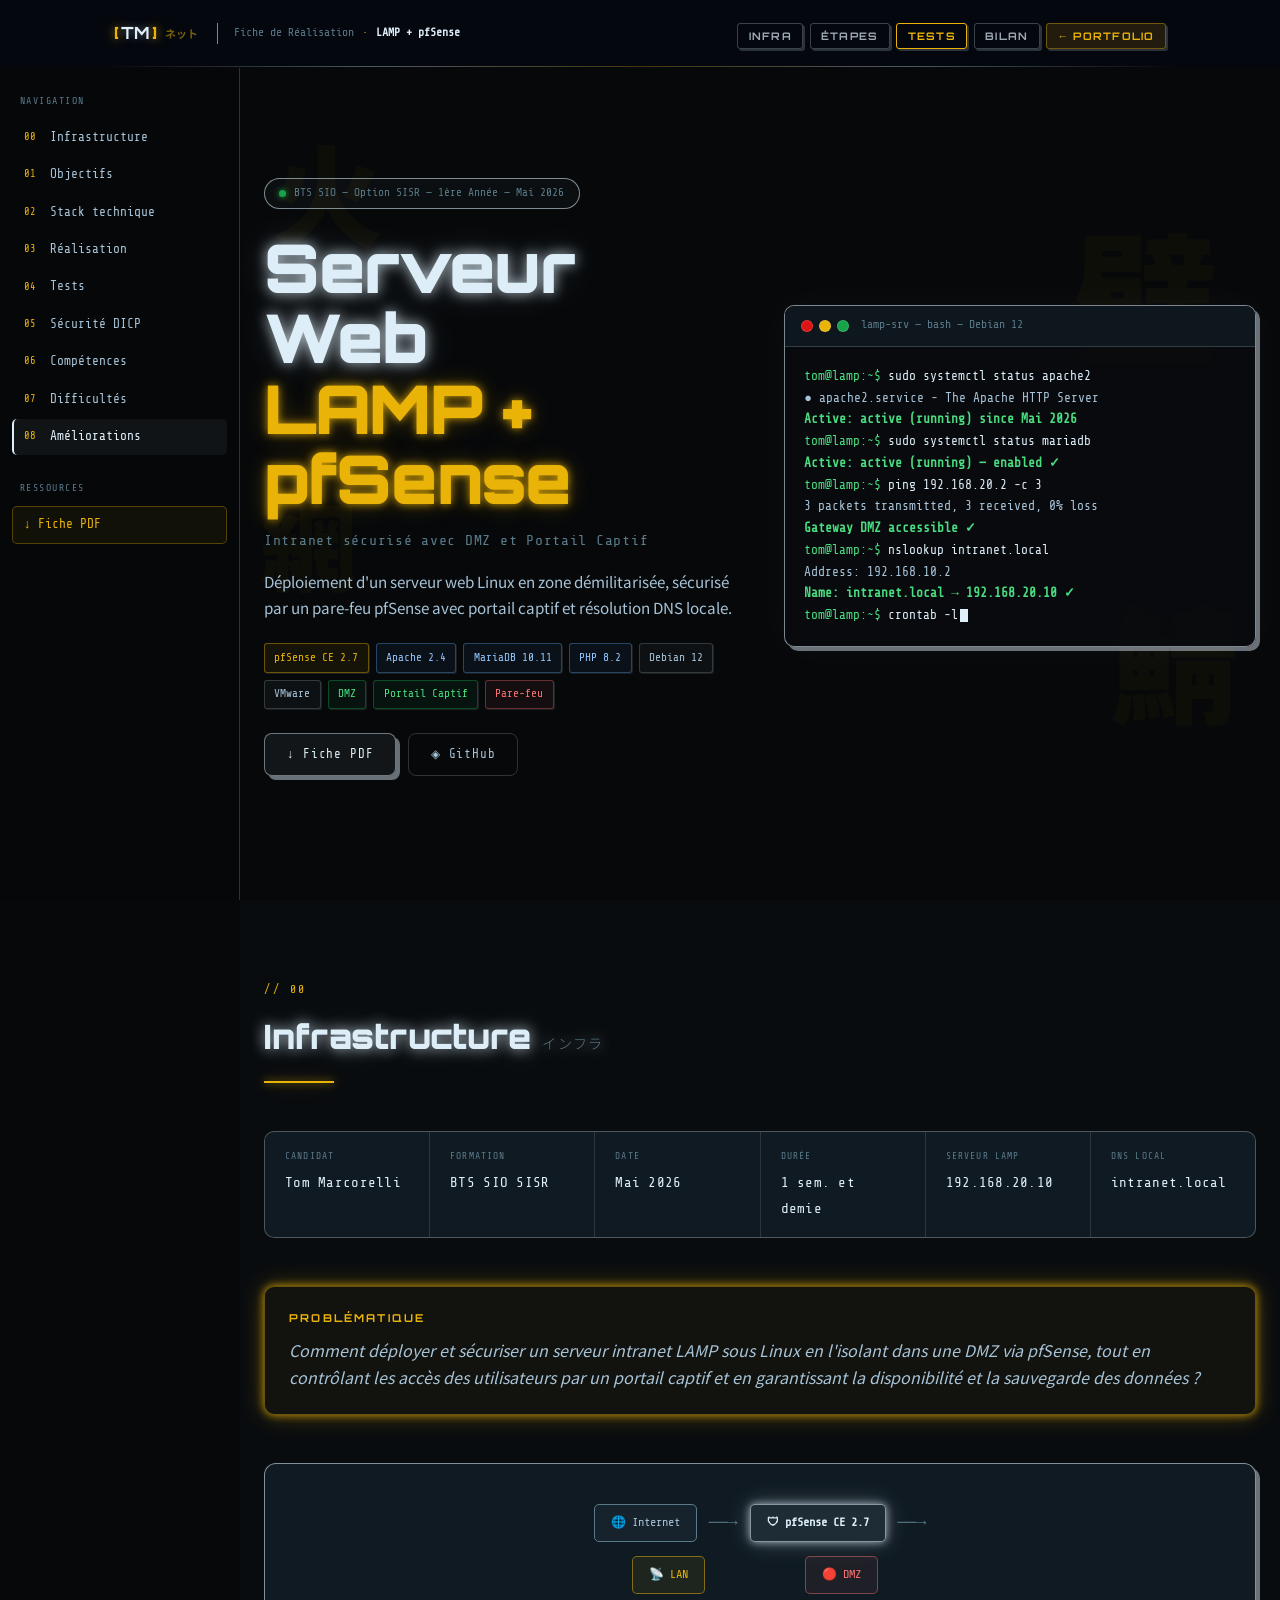
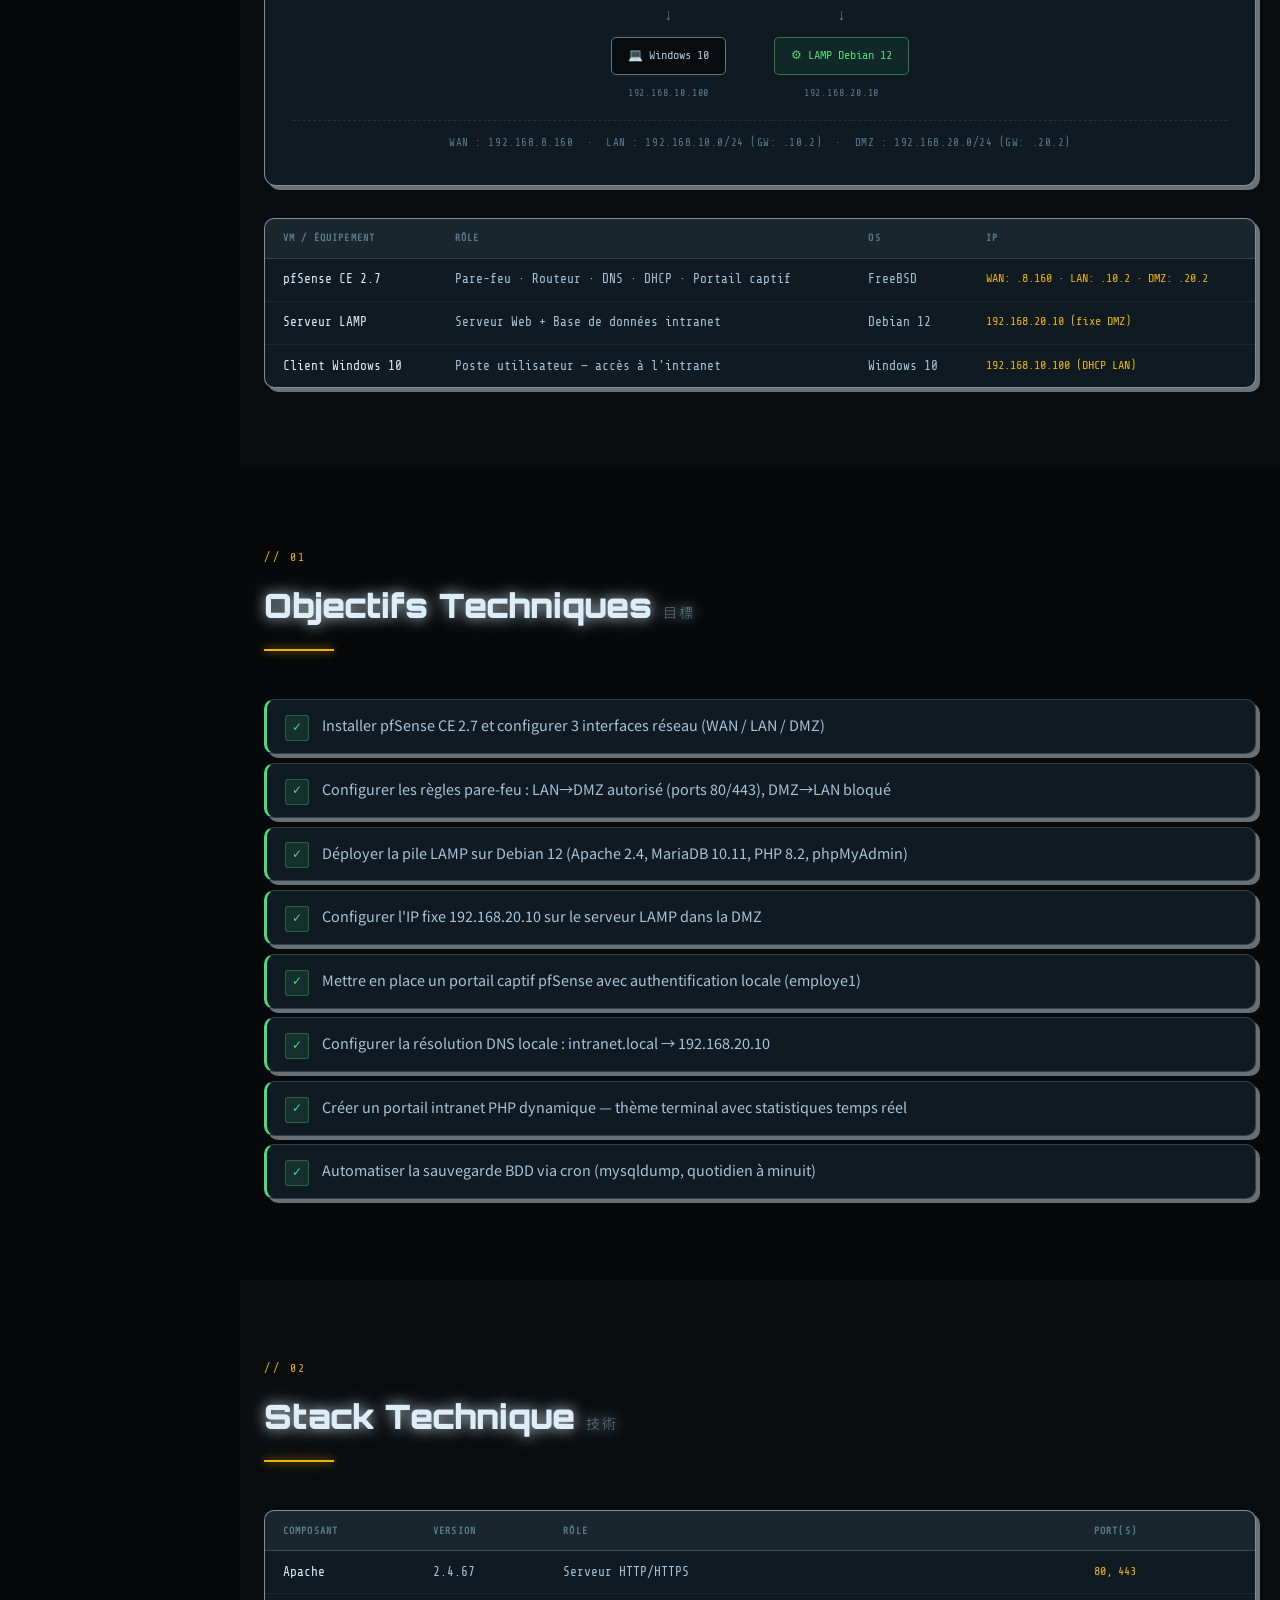
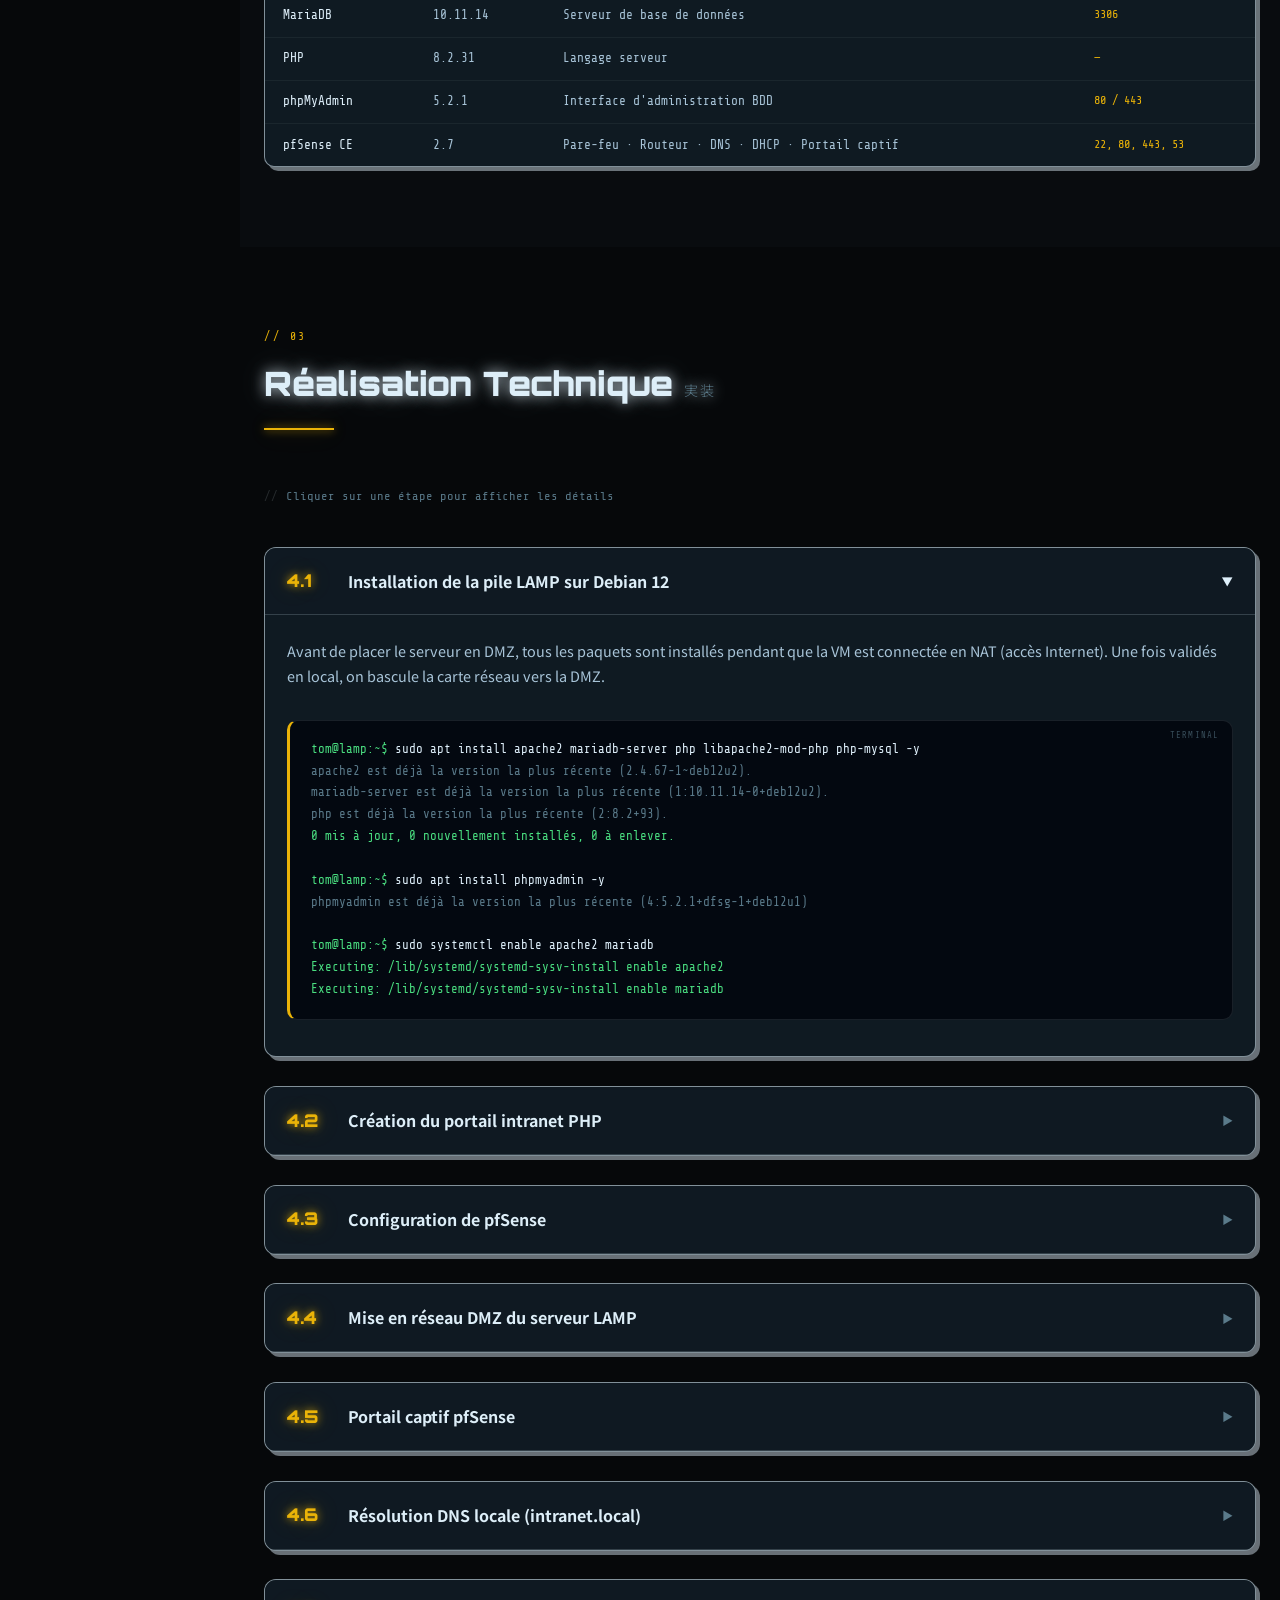
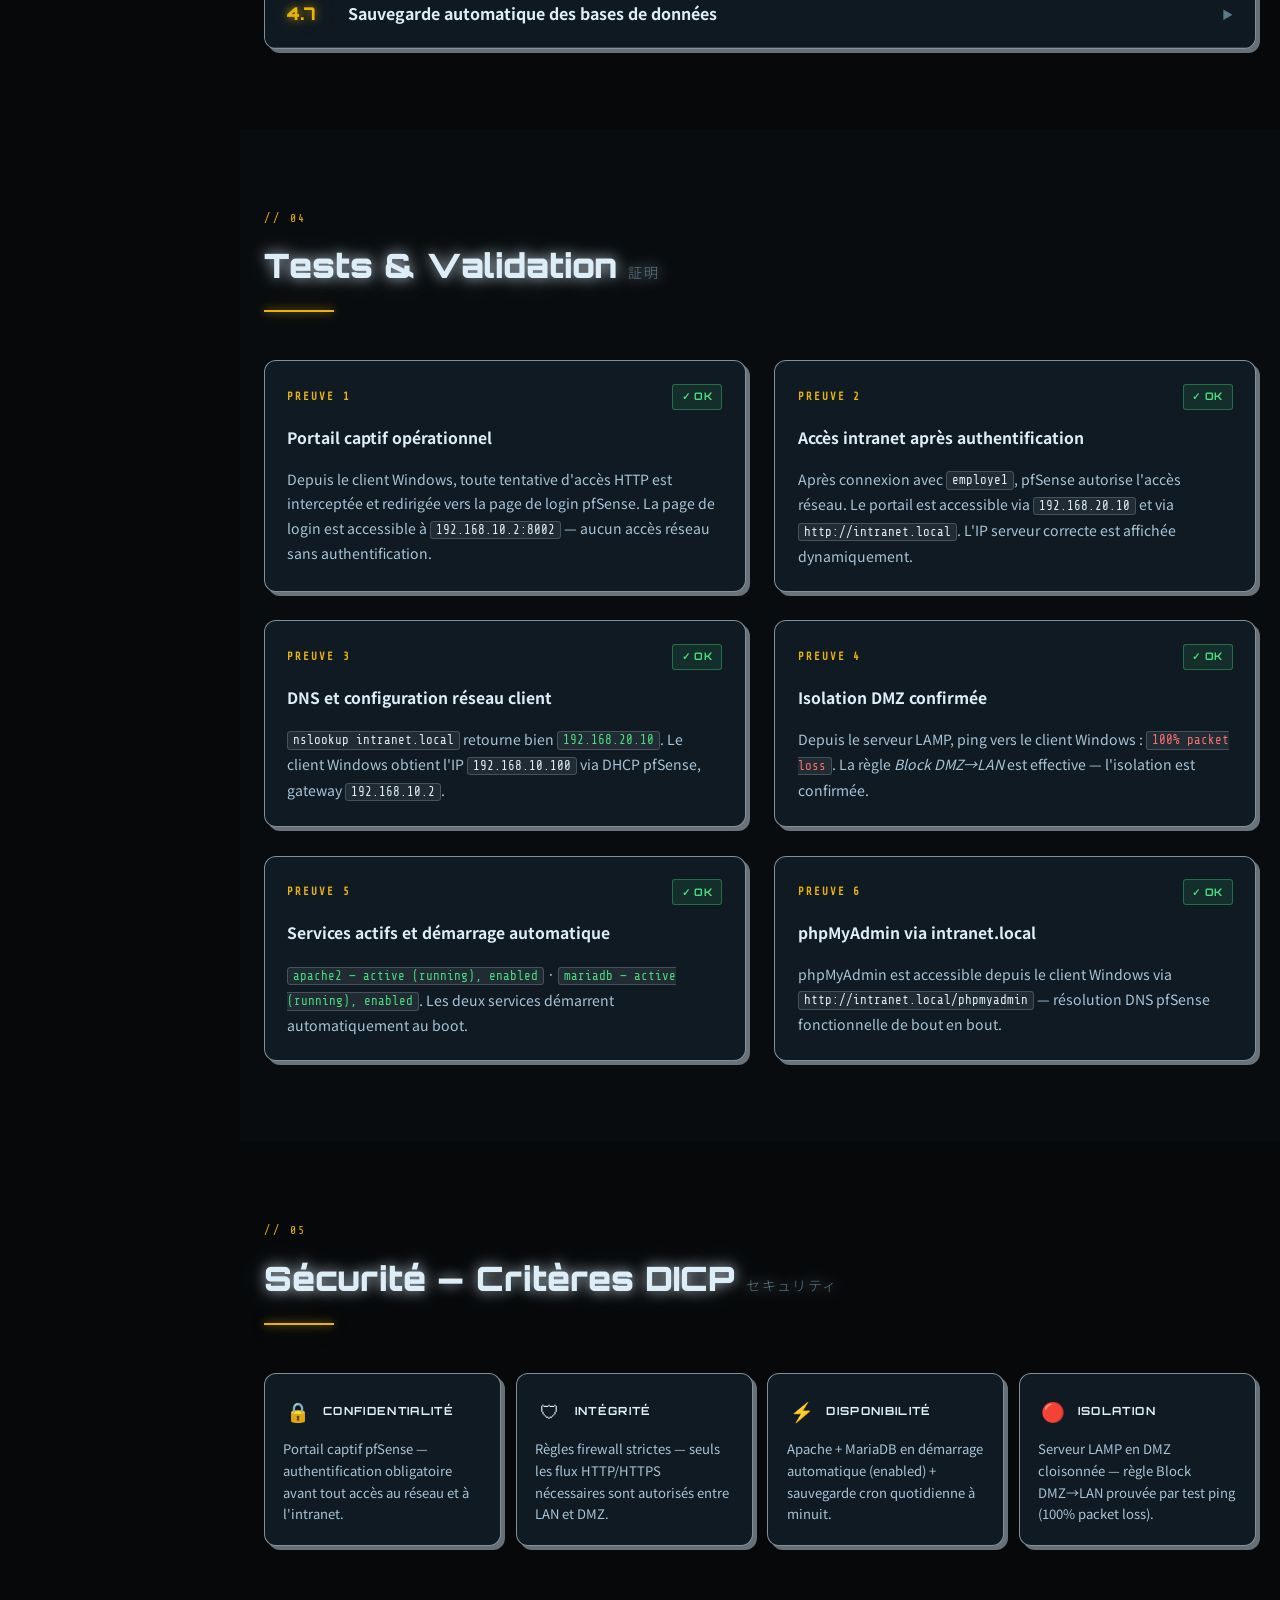
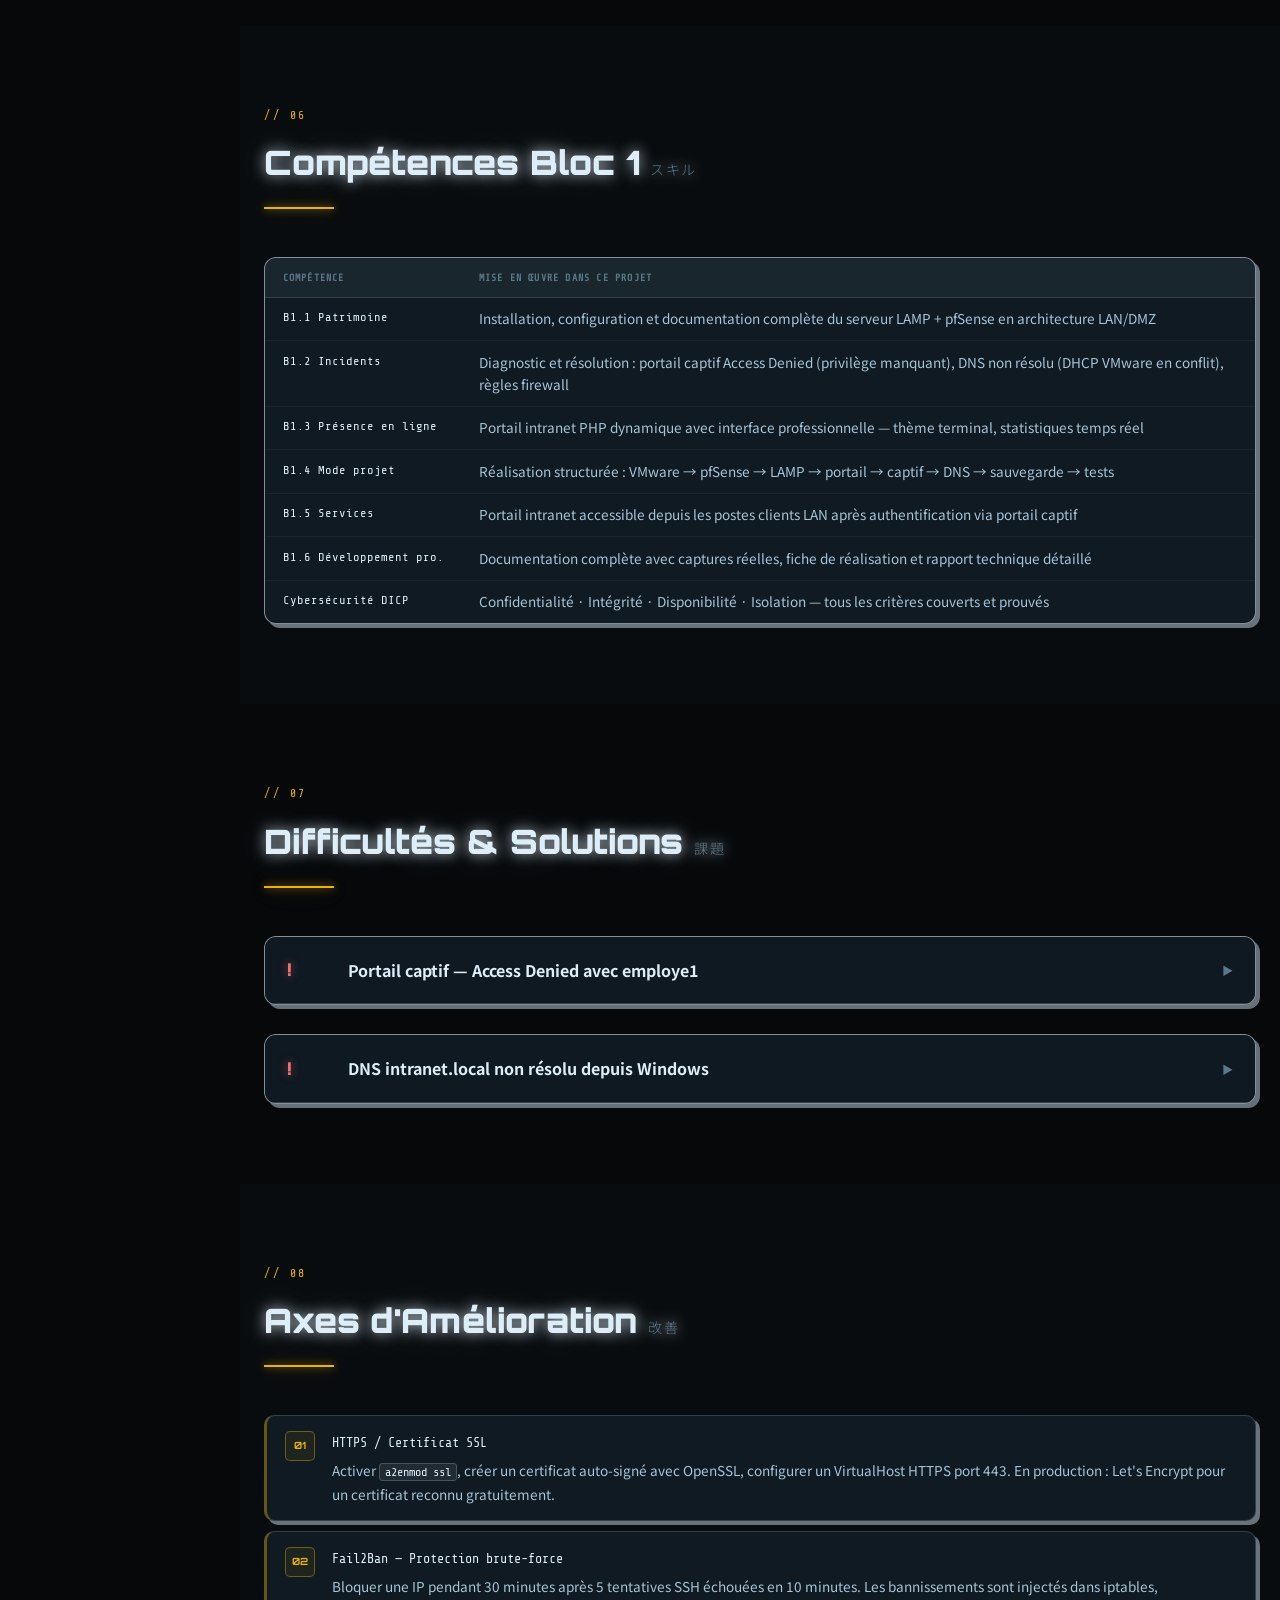
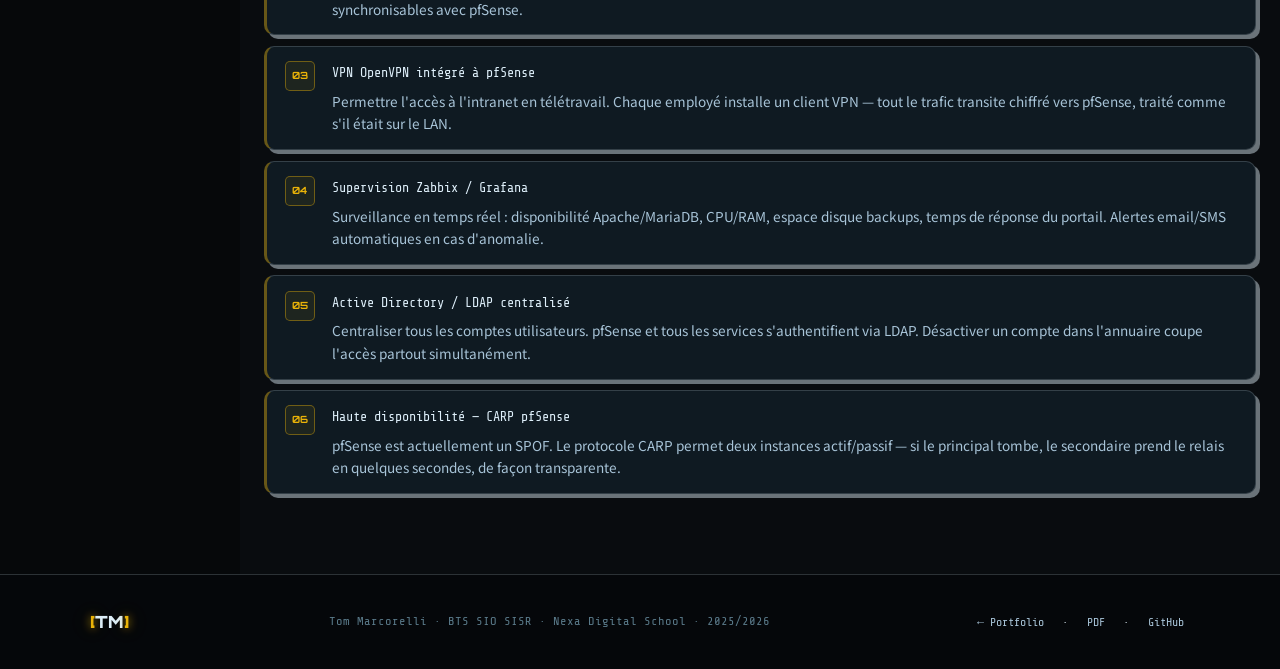
<file: projets/lamp-pfsense.html>
<!DOCTYPE html>
<html lang="fr">
<head>
  <meta charset="UTF-8" />
  <meta name="viewport" content="width=device-width, initial-scale=1.0" />
  <title>Fiche de Réalisation — LAMP + pfSense | Tom Marcorelli</title>
  <link rel="icon" type="image/svg+xml" href="data:image/svg+xml,<svg xmlns='http://www.w3.org/2000/svg' viewBox='0 0 64 64'><rect width='64' height='64' rx='8' fill='%2306080a'/><text x='50%25' y='54%25' dominant-baseline='middle' text-anchor='middle' font-family='monospace' font-weight='900' font-size='15' fill='%23eab308'>[01]</text></svg>" />
  <link rel="preconnect" href="https://fonts.googleapis.com" />
  <link rel="preconnect" href="https://fonts.gstatic.com" crossorigin />
  <link href="https://fonts.googleapis.com/css2?family=Orbitron:wght@400;700;900&family=Noto+Sans+JP:wght@300;400;700&family=Share+Tech+Mono&display=swap" rel="stylesheet" />
  <style>
/* ================================================================
   MODE NUIT — LAMP + pfSense Fiche
   Palette : #06080a bg · #dff0fb cyan · #eab308 gold · #0f1a22 card
================================================================ */
:root {
  --bg:          #06080a;
  --bg2:         #090c0f;
  --card:        #0f1a22;
  --card-h:      #152030;
  --cyan:        #dff0fb;
  --gold:        #eab308;
  --green:       #4ade80;
  --red:         #f87171;
  --text:        #ddeef8;
  --text2:       #a8c4d8;
  --muted:       #5a7a8a;
  --border:      rgba(223,240,251,0.18);
  --border-s:    rgba(223,240,251,0.55);
  --glow-c:      0 0 8px rgba(223,240,251,0.7), 0 0 24px rgba(223,240,251,0.25);
  --glow-g:      0 0 8px rgba(234,179,8,0.8),   0 0 24px rgba(234,179,8,0.30);
  --glow-t:      0 0 14px rgba(223,240,251,0.8), 0 0 40px rgba(223,240,251,0.2);
  --px:          4px 4px 0 rgba(223,240,251,0.45);
  --px-h:        6px 6px 0 rgba(234,179,8,0.65);
  --fd:          'Orbitron', sans-serif;
  --fj:          'Noto Sans JP', sans-serif;
  --fm:          'Share Tech Mono', monospace;
  --nav-h:       68px;
  --max:         1100px;
}

*,*::before,*::after{box-sizing:border-box;margin:0;padding:0}
html{scroll-behavior:smooth;scroll-padding-top:var(--nav-h);background:var(--bg)}

@keyframes mangaInkFade {
  0%   { opacity: 0.8; transform: translate(-50%,-50%) scale(1); }
  100% { opacity: 0;   transform: translate(-50%,-50%) scale(1.8); }
}
@keyframes mangaSplash {
  0%   { opacity: 0.9; transform: translate(-50%,-50%) scale(1); }
  100% { opacity: 0;   transform: translate(-50%,-50%) scale(2.2); }
}
body{font-family:var(--fj);font-size:1rem;line-height:1.8;color:var(--text);background:var(--bg);overflow-x:hidden}
ul{list-style:none}
a{color:var(--cyan);text-decoration:none;transition:color .15s}
a:hover{color:#fff}
code{font-family:var(--fm);background:rgba(223,240,251,0.08);border:1px solid rgba(223,240,251,0.2);border-radius:3px;padding:.1em .4em;font-size:.88em;color:var(--cyan)}
pre{font-family:var(--fm);font-size:.82rem;line-height:1.65;overflow-x:auto}

/* GRID BG */
.bg-grid{position:fixed;inset:0;z-index:-1;
  background-image:linear-gradient(rgba(223,240,251,.03) 1px,transparent 1px),
                   linear-gradient(90deg,rgba(223,240,251,.03) 1px,transparent 1px);
  background-size:50px 50px;
  animation:grid-scroll 20s linear infinite;pointer-events:none}
@keyframes grid-scroll{from{background-position:0 0}to{background-position:0 50px}}

/* NAV */
.site-header{position:fixed;top:0;left:0;right:0;height:var(--nav-h);z-index:100;
  background:rgba(5,8,16,.75);backdrop-filter:blur(16px);
  border-bottom:1px solid transparent;transition:background .25s,box-shadow .25s}
.site-header::after{content:'';position:absolute;bottom:0;left:8%;right:8%;height:1px;
  background:linear-gradient(90deg,transparent,rgba(223,240,251,.35) 25%,rgba(234,179,8,.28) 50%,rgba(223,240,251,.35) 75%,transparent);pointer-events:none}
.site-header.scrolled{background:rgba(5,8,16,.95);box-shadow:0 4px 30px rgba(234,179,8,.06)}

.nav-container{display:flex;align-items:center;gap:1.2rem;height:100%;max-width:var(--max);margin:0 auto;padding:0 1.5rem}

.nav-logo{display:flex;align-items:center;gap:2px;font-family:var(--fd);font-weight:700;font-size:1.05rem;color:var(--text);text-decoration:none;flex-shrink:0}
.nav-logo__bracket{color:var(--gold);text-shadow:var(--glow-g)}
.nav-logo__name{color:var(--cyan);text-shadow:0 0 8px rgba(223,240,251,.35)}
.nav-logo__kanji{font-family:var(--fj);font-size:.68rem;color:rgba(234,179,8,.5);margin-left:6px}

.nav-meta{display:flex;align-items:center;gap:.5rem;font-family:var(--fm);font-size:.72rem;color:var(--muted);
  border-left:1px solid var(--border-s);padding-left:1rem;flex-shrink:0}
.nav-meta__sep{color:var(--gold)}
.nav-meta__val{color:var(--cyan);font-weight:700}

.nav-links{display:flex;align-items:center;gap:.4rem;margin-left:auto}
.nav-link{font-family:var(--fd);font-size:.65rem;font-weight:700;letter-spacing:.12em;text-transform:uppercase;
  color:rgba(223,240,251,.7);padding:.3rem .65rem;
  border:1.5px solid rgba(223,240,251,.25);border-radius:3px;
  box-shadow:2px 2px 0 rgba(223,240,251,.18);transition:all .12s}
.nav-link:hover{color:#fff;border-color:var(--gold);box-shadow:var(--glow-g);transform:translate(-1px,-1px)}
.nav-link--back{background:rgba(234,179,8,.12);border-color:rgba(234,179,8,.4);color:var(--gold)}
.nav-link--back:hover{background:var(--gold);color:#000}
.nav-link.active{color:var(--gold);border-color:var(--gold)}

/* SCROLL PROGRESS */
#progress-bar{position:fixed;top:0;left:0;z-index:9999;height:2px;width:0%;
  background:linear-gradient(90deg,var(--gold),#fff8dc);
  box-shadow:var(--glow-g);transition:width .1s linear}

/* LAYOUT */
.container{max-width:var(--max);margin:0 auto;padding:0 1.5rem}
.section{padding:5rem 0}
.section-header{margin-bottom:3rem}
.section-label{font-family:var(--fm);font-size:.72rem;color:var(--gold);letter-spacing:.22em;margin-bottom:.35rem}
.section-title{font-family:var(--fd);font-size:clamp(1.5rem,3vw,2.1rem);font-weight:900;color:var(--text);
  display:flex;align-items:baseline;gap:.7rem;flex-wrap:wrap;text-shadow:var(--glow-t)}
.section-title__kanji{font-family:var(--fj);font-size:.88rem;font-weight:300;color:var(--muted);letter-spacing:.1em}
.section-divider{margin-top:.9rem;height:2px;width:70px;background:var(--gold);box-shadow:var(--glow-g)}

/* HERO */
.hero{min-height:100vh;padding-top:calc(var(--nav-h) + 3rem);padding-bottom:4rem;
  display:grid;grid-template-columns:1fr 1fr;align-items:center;gap:3rem;
  max-width:var(--max);margin:0 auto;padding-left:1.5rem;padding-right:1.5rem;position:relative}

.hero-deco{position:absolute;inset:0;overflow:hidden;pointer-events:none;z-index:0}
.kanji-float{position:absolute;font-family:var(--fj);font-weight:900;color:rgba(234,179,8,.04);user-select:none;animation:kfloat 6s ease-in-out infinite}
.k1{top:10%;left:3%;font-size:7rem;animation-delay:0s}
.k2{top:18%;right:6%;font-size:9rem;animation-delay:1.5s}
.k3{bottom:30%;left:2%;font-size:6rem;animation-delay:3s}
.k4{bottom:14%;right:4%;font-size:8rem;animation-delay:4.5s}
@keyframes kfloat{0%,100%{transform:translateY(0) rotate(-2deg)}50%{transform:translateY(-18px) rotate(2deg)}}

.hero-content{position:relative;z-index:1}

.hero-badge{display:inline-flex;align-items:center;gap:.5rem;font-family:var(--fm);font-size:.7rem;color:var(--muted);
  border:1px solid var(--border-s);border-radius:20px;padding:.3rem .9rem;margin-bottom:1.4rem;background:rgba(223,240,251,.03)}
.badge-dot{width:7px;height:7px;border-radius:50%;background:#16a34a;box-shadow:0 0 6px #16a34a;flex-shrink:0}

.hero-title{font-family:var(--fd);font-size:clamp(2.6rem,5.5vw,4.2rem);font-weight:900;line-height:1.05;
  letter-spacing:-.02em;color:var(--text);margin-bottom:.9rem;text-shadow:var(--glow-t)}
.hero-title--accent{color:var(--gold);display:block;text-shadow:var(--glow-g)}

.hero-sub{font-family:var(--fm);font-size:.92rem;color:var(--muted);margin-bottom:.9rem;letter-spacing:.05em}
.hero-desc{font-size:.95rem;color:var(--text2);max-width:500px;margin-bottom:1.4rem;line-height:1.7}

.hero-tags{display:flex;flex-wrap:wrap;gap:.45rem;margin-bottom:1.5rem}
.tag{font-family:var(--fm);font-size:.7rem;padding:.22rem .58rem;border:1px solid var(--border);border-radius:3px;
  background:rgba(223,240,251,.04);color:var(--text2);box-shadow:1px 1px 0 rgba(223,240,251,.1)}
.tag-gold{border-color:rgba(234,179,8,.4);color:var(--gold);background:rgba(234,179,8,.07)}
.tag-green{border-color:rgba(22,163,74,.4);color:#4ade80;background:rgba(22,163,74,.07)}
.tag-blue{border-color:rgba(96,165,250,.35);color:#93c5fd;background:rgba(96,165,250,.06)}
.tag-red{border-color:rgba(248,113,113,.35);color:#f87171;background:rgba(248,113,113,.06)}

.hero-actions{display:flex;gap:.75rem;flex-wrap:wrap}
.btn{font-family:var(--fm);font-size:.78rem;letter-spacing:.07em;
  padding:.58rem 1.35rem;border-radius:8px;
  border:1px solid rgba(223,240,251,.45);
  color:var(--cyan);background:rgba(223,240,251,.06);
  cursor:pointer;transition:all .2s;
  display:inline-flex;align-items:center;gap:.45rem;
  box-shadow:var(--px)}
.btn:hover{background:rgba(223,240,251,.13);box-shadow:var(--px-h);color:#fff;text-decoration:none}
.btn--ghost{border-color:var(--border);color:var(--text2);background:transparent;box-shadow:none}
.btn--ghost:hover{border-color:rgba(223,240,251,.45);color:var(--cyan);box-shadow:var(--px)}

/* TERMINAL */
.hero-terminal{position:relative;z-index:1;border:1px solid var(--border-s);border-radius:10px;
  background:rgba(9,12,15,.9);box-shadow:var(--px),0 0 40px rgba(223,240,251,.04);overflow:hidden}
.term-header{display:flex;align-items:center;gap:6px;padding:.6rem 1rem;
  background:rgba(15,26,34,.8);border-bottom:1px solid var(--border)}
.t-dot{width:12px;height:12px;border-radius:50%;border:1px solid rgba(255,255,255,.15)}
.t-red{background:#dc1414}.t-yellow{background:#eab308}.t-green{background:#16a34a}
.t-title{font-family:var(--fm);font-size:.72rem;color:var(--muted);margin-left:6px}
.term-body{padding:1.2rem;min-height:220px;font-family:var(--fm);font-size:.8rem;color:var(--text);line-height:1.7}
.t-line{display:block}
.t-prompt{color:var(--gold)}
.t-prompt-g{color:#4ade80}
.t-out{color:var(--text2)}
.t-success{color:#4ade80;font-weight:700}
.t-warn{color:var(--gold)}
.t-cursor{display:inline-block;width:8px;height:13px;background:var(--cyan);animation:blink 1s step-end infinite;vertical-align:text-bottom;margin-left:2px}
@keyframes blink{0%,100%{opacity:1}50%{opacity:0}}

/* INFO GRID */
.info-grid{display:grid;grid-template-columns:repeat(auto-fit,minmax(150px,1fr));gap:1px;
  background:var(--border);border:1px solid var(--border);border-radius:10px;overflow:hidden;margin-bottom:3rem}
.info-cell{padding:1rem 1.25rem;background:var(--card);transition:background .2s}
.info-cell:hover{background:var(--card-h)}
.info-cell__label{font-family:var(--fm);font-size:.60rem;color:var(--muted);letter-spacing:.12em;text-transform:uppercase;margin-bottom:.3rem}
.info-cell__value{font-family:var(--fm);font-size:.88rem;color:var(--cyan);letter-spacing:.02em}

/* PROBLO BOX */
.problo-box{border:1px solid rgba(234,179,8,.4);border-radius:10px;padding:1.4rem 1.5rem;
  background:rgba(234,179,8,.04);box-shadow:var(--glow-g);margin-bottom:3rem}
.problo-label{font-family:var(--fd);font-size:.68rem;font-weight:700;letter-spacing:.2em;text-transform:uppercase;color:var(--gold);margin-bottom:.5rem}
.problo-text{font-size:1rem;color:var(--text2);font-style:italic;line-height:1.7}

/* ARCH DIAGRAM */
.arch-diagram{background:var(--card);border:1px solid var(--border-s);border-radius:12px;
  padding:2rem 1.75rem;font-family:var(--fm);font-size:.8rem;
  box-shadow:var(--px);overflow-x:auto;margin-bottom:2rem}
.arch-row{display:flex;align-items:center;justify-content:center;gap:.75rem;flex-wrap:wrap;margin:.5rem 0}
.arch-box{padding:.45rem 1rem;border-radius:5px;border:1px solid;font-size:.75rem;white-space:nowrap;transition:box-shadow .2s}
.arch-box:hover{box-shadow:0 0 12px rgba(223,240,251,.15)}
.arch-box--internet{border-color:var(--muted);color:var(--text2);background:rgba(90,122,138,.10)}
.arch-box--pfsense{border-color:rgba(223,240,251,.55);color:var(--cyan);background:rgba(168,204,224,.10);font-weight:700;box-shadow:var(--glow-c)}
.arch-box--lan{border-color:rgba(234,179,8,.5);color:var(--gold);background:rgba(234,179,8,.07)}
.arch-box--dmz{border-color:rgba(248,113,113,.45);color:#f87171;background:rgba(248,113,113,.07)}
.arch-box--win{border-color:var(--muted);color:var(--text2);background:var(--bg2)}
.arch-box--lamp{border-color:rgba(74,222,128,.45);color:#4ade80;background:rgba(74,222,128,.07)}
.arch-arrow{color:var(--muted);font-size:1rem}
.arch-cols{display:flex;justify-content:center;gap:3rem;flex-wrap:wrap;margin:.9rem 0}
.arch-col{display:flex;flex-direction:column;align-items:center;gap:.45rem}
.arch-label{font-size:.63rem;color:var(--muted);letter-spacing:.08em;margin-top:.1rem}
.arch-ips{text-align:center;font-size:.68rem;color:var(--muted);
  margin-top:1.1rem;padding-top:.8rem;
  border-top:1px dashed rgba(223,240,251,.1);letter-spacing:.05em}

/* TABLES */
.table-wrap{background:var(--card);border:1px solid var(--border-s);border-radius:10px;
  overflow:hidden;box-shadow:var(--px);margin-top:1.25rem}
.data-table{width:100%;border-collapse:collapse;font-family:var(--fm);font-size:.8rem}
.data-table th{text-align:left;padding:.65rem 1.1rem;
  background:rgba(223,240,251,.05);color:var(--muted);font-size:.62rem;
  letter-spacing:.12em;text-transform:uppercase;border-bottom:1px solid var(--border)}
.data-table td{padding:.6rem 1.1rem;border-bottom:1px solid rgba(223,240,251,.05);color:var(--text2);vertical-align:top}
.data-table tr:last-child td{border-bottom:none}
.data-table tr:hover td{background:var(--card-h)}
.data-table .val{color:var(--cyan)}
.data-table .port{color:var(--gold);font-size:.75rem}
.data-table .bloc{color:var(--cyan);font-size:.78rem}

/* OBJ LIST */
.obj-list{list-style:none;display:flex;flex-direction:column;gap:.55rem}
.obj-list li{display:flex;align-items:flex-start;gap:.85rem;
  background:var(--card);border:1px solid var(--border);
  border-left:3px solid #4ade80;border-radius:10px;padding:.75rem 1.1rem;
  font-size:.9rem;color:var(--text2);transition:border-color .2s,background .2s,transform .15s;
  box-shadow:var(--px)}
.obj-list li:hover{border-color:rgba(74,222,128,.4);background:var(--card-h);transform:translateX(2px)}
.obj-list__check{font-size:.72rem;color:#4ade80;background:rgba(74,222,128,.12);
  border:1px solid rgba(74,222,128,.3);border-radius:3px;padding:.1rem .38rem;
  flex-shrink:0;margin-top:.18rem;font-family:var(--fm)}

/* STEPS */
.steps{display:flex;flex-direction:column;gap:1.8rem}
.step-card{border:1px solid var(--border-s);border-radius:12px;background:var(--card);
  box-shadow:var(--px);overflow:hidden;transition:transform .15s,box-shadow .15s}
.step-card:hover{transform:translate(-2px,-2px);box-shadow:var(--px-h)}
.step-head{display:flex;align-items:center;gap:1rem;padding:1.1rem 1.4rem;
  background:rgba(15,26,34,.6);border-bottom:1px solid var(--border);cursor:pointer;user-select:none;transition:background .2s}
.step-head:hover{background:rgba(223,240,251,.05)}
.step-num{font-family:var(--fd);font-size:1.1rem;font-weight:900;color:var(--gold);min-width:2.8rem;text-shadow:var(--glow-g)}
.step-title{font-family:var(--fj);font-size:1rem;font-weight:700;color:var(--text)}
.step-head__arrow{font-size:.7rem;color:var(--muted);transition:transform .28s ease;margin-left:auto}
.step-card.open .step-head__arrow{transform:rotate(90deg);color:var(--cyan)}
.step-body{padding:0 1.4rem;max-height:0;overflow:hidden;transition:max-height .38s ease,padding .25s ease;
  display:flex;flex-direction:column;gap:1.1rem;font-size:.93rem;color:var(--text2)}
.step-card.open .step-body{padding:1.4rem;max-height:2000px}
.step-body p{font-size:.9rem;color:var(--text2);line-height:1.75}

/* CFG BLOCKS */
.cfg-block{border:1px solid var(--border);border-radius:8px;overflow:hidden}
.cfg-title{font-family:var(--fm);font-size:.68rem;font-weight:700;letter-spacing:.12em;text-transform:uppercase;
  color:var(--muted);background:rgba(223,240,251,.04);border-bottom:1px solid var(--border);padding:.55rem .9rem}
.cfg-row{display:flex;align-items:flex-start;gap:.9rem;padding:.55rem .9rem;border-bottom:1px solid rgba(223,240,251,.07);font-size:.86rem}
.cfg-row:last-child{border-bottom:none}
.cfg-key{font-family:var(--fm);font-weight:700;color:var(--cyan);min-width:175px;flex-shrink:0}
.cfg-val{color:var(--text2);line-height:1.6}
.cfg-val--imp{color:var(--gold);font-weight:700}

/* TIPS */
.tip{display:flex;gap:.75rem;padding:.85rem 1rem;background:rgba(234,179,8,.05);
  border:1px solid rgba(234,179,8,.22);border-radius:8px;font-size:.86rem;color:var(--text2);line-height:1.7}
.tip--info{background:rgba(96,165,250,.05);border-color:rgba(96,165,250,.2)}
.tip--ok{background:rgba(22,163,74,.05);border-color:rgba(22,163,74,.22)}
.tip__icon{font-size:1.05rem;flex-shrink:0;margin-top:2px}

/* CODE BLOCKS */
.code-block{background:#030810;border:1px solid rgba(223,240,251,.10);
  border-left:3px solid var(--gold);border-radius:10px;
  padding:1.1rem 1.3rem;font-family:var(--fm);font-size:.78rem;
  color:#7ab8d8;line-height:1.75;overflow-x:auto;
  margin:.9rem 0;position:relative}
.code-block::before{content:'TERMINAL';position:absolute;top:.45rem;right:.75rem;
  font-size:.55rem;letter-spacing:.14em;color:var(--muted);opacity:.6}
.c-prompt{color:#4ade80}
.c-cmd{color:var(--cyan)}
.c-out{color:var(--muted)}
.c-ok{color:#4ade80}
.c-warn{color:var(--gold)}
.cursor-blink{animation:blink 1.1s step-end infinite}

/* FIREWALL RULES */
.fw-rules{display:flex;flex-direction:column;gap:.55rem;margin-top:1rem}
.fw-rule{display:flex;align-items:center;gap:.85rem;padding:.7rem 1.1rem;border-radius:5px;
  font-family:var(--fm);font-size:.8rem;border:1px solid;transition:transform .15s}
.fw-rule:hover{transform:translateX(3px)}
.fw-rule--allow{border-color:rgba(74,222,128,.30);background:rgba(74,222,128,.06)}
.fw-rule--block{border-color:rgba(248,113,113,.30);background:rgba(248,113,113,.06)}
.fw-rule__badge{font-size:.62rem;padding:.16rem .48rem;border-radius:3px;font-weight:700;letter-spacing:.08em;flex-shrink:0;font-family:var(--fd)}
.fw-rule--allow .fw-rule__badge{color:#4ade80;background:rgba(74,222,128,.12);border:1px solid rgba(74,222,128,.25)}
.fw-rule--block .fw-rule__badge{color:#f87171;background:rgba(248,113,113,.10);border:1px solid rgba(248,113,113,.25)}
.fw-rule__flow{color:var(--text);flex:1}
.fw-rule__port{color:var(--gold);font-size:.73rem;white-space:nowrap}
.fw-note{margin-top:.9rem;padding:.6rem 1rem;background:rgba(234,179,8,0.06);
  border:1px solid rgba(234,179,8,0.18);border-radius:5px;
  font-family:var(--fm);font-size:.76rem;color:var(--gold);line-height:1.5}
.fw-note::before{content:'⚠ '}

/* PROOF CARDS (validation) */
.proofs-grid{display:grid;grid-template-columns:1fr 1fr;gap:1.8rem}
.proof-card{border:1px solid var(--border-s);border-radius:12px;background:var(--card);
  box-shadow:var(--px);padding:1.4rem;display:flex;flex-direction:column;gap:.9rem;
  transition:transform .15s,box-shadow .15s}
.proof-card:hover{transform:translate(-2px,-2px);box-shadow:var(--px-h)}
.proof-num{font-family:var(--fm);font-size:.68rem;font-weight:700;letter-spacing:.18em;text-transform:uppercase;color:var(--gold)}
.proof-title{font-family:var(--fj);font-size:.98rem;font-weight:700;color:var(--text)}
.proof-ok{display:inline-flex;align-items:center;font-family:var(--fd);font-size:.65rem;font-weight:700;
  color:#4ade80;background:rgba(74,222,128,.1);border:1px solid rgba(74,222,128,.35);
  padding:.16rem .55rem;border-radius:3px;letter-spacing:.06em;margin-left:auto}
.proof-body{font-size:.88rem;color:var(--text2);line-height:1.75}

/* DICP CARDS */
.dicp-grid{display:grid;grid-template-columns:repeat(auto-fit,minmax(200px,1fr));gap:.9rem}
.dicp-card{background:var(--card);border:1px solid var(--border-s);
  border-radius:12px;padding:1.25rem 1.15rem;box-shadow:var(--px);
  transition:transform .15s,box-shadow .15s,border-color .2s;position:relative;overflow:hidden}
.dicp-card::before{content:'';position:absolute;top:0;left:0;right:0;height:2px;
  background:linear-gradient(90deg,transparent,var(--cyan),transparent);
  opacity:0;transition:opacity .3s}
.dicp-card:hover{transform:translate(-2px,-2px);box-shadow:var(--px-h)}
.dicp-card:hover::before{opacity:1}
.dicp-card__head{display:flex;align-items:center;gap:.6rem;margin-bottom:.65rem}
.dicp-card__icon{font-size:1.2rem;width:30px;text-align:center}
.dicp-card__title{font-family:var(--fd);font-size:.70rem;color:var(--cyan);letter-spacing:.12em;font-weight:700;text-transform:uppercase}
.dicp-card__detail{font-family:var(--fj);font-size:.82rem;color:var(--text2);line-height:1.65}

/* COMP TABLE */
.comp-wrap{background:var(--card);border:1px solid var(--border-s);border-radius:12px;overflow:hidden;box-shadow:var(--px)}
.comp-table{width:100%;border-collapse:collapse;font-size:.85rem}
.comp-table th{text-align:left;padding:.65rem 1.1rem;background:rgba(223,240,251,.05);
  color:var(--muted);font-size:.62rem;font-family:var(--fm);letter-spacing:.12em;
  text-transform:uppercase;border-bottom:1px solid var(--border)}
.comp-table td{padding:.65rem 1.1rem;border-bottom:1px solid rgba(223,240,251,.05);color:var(--text2);vertical-align:top;line-height:1.6}
.comp-table tr:last-child td{border-bottom:none}
.comp-table tr:hover td{background:var(--card-h)}
.comp-table .bloc{font-family:var(--fm);font-size:.76rem;color:var(--cyan);white-space:nowrap}

/* IMPROVE CARDS */
.improve-cards{display:grid;grid-template-columns:repeat(auto-fit,minmax(200px,1fr));gap:.9rem;margin-bottom:2.5rem}
.improve-card{border:1px solid var(--border);border-radius:12px;padding:1.1rem;background:var(--card);
  box-shadow:2px 2px 0 rgba(223,240,251,.08);transition:transform .12s,box-shadow .12s}
.improve-card:hover{transform:translate(-2px,-2px);box-shadow:var(--px-h)}
.improve-icon{font-size:1.4rem;margin-bottom:.4rem}
.improve-card h4{font-size:.88rem;font-weight:700;color:var(--cyan);margin-bottom:.25rem}
.improve-card p{font-size:.8rem;color:var(--muted);line-height:1.5}

.improve-list{display:flex;flex-direction:column;gap:.65rem}
.improve-item{display:flex;gap:1.1rem;align-items:flex-start;
  background:var(--card);border:1px solid var(--border);border-left:3px solid rgba(234,179,8,.4);
  border-radius:10px;padding:.9rem 1.1rem;
  transition:border-color .2s,transform .15s;box-shadow:var(--px)}
.improve-item:hover{border-color:rgba(234,179,8,.6);transform:translateX(3px)}
.improve-item__num{font-family:var(--fd);font-size:.62rem;font-weight:700;
  color:var(--gold);border:1px solid rgba(234,179,8,.4);background:rgba(234,179,8,.07);
  width:30px;height:30px;display:grid;place-items:center;border-radius:5px;flex-shrink:0}
.improve-item__title{font-family:var(--fm);font-size:.84rem;color:var(--cyan);margin-bottom:.28rem}
.improve-item__desc{font-size:.85rem;color:var(--text2);line-height:1.65}

/* TERMINAL HINT */
.terminal-hint{font-family:var(--fm);font-size:.76rem;color:var(--muted);padding:.45rem 0;display:flex;align-items:center;gap:.5rem}
.terminal-hint::before{content:'//';color:rgba(223,240,251,.15)}

/* FOOTER */
.site-footer{background:rgba(6,8,10,.95);border-top:1px solid var(--border);padding:2rem}
.footer-inner{max-width:var(--max);margin:0 auto;display:flex;align-items:center;justify-content:space-between;flex-wrap:wrap;gap:1rem}
.footer-logo{font-family:var(--fd);font-size:1.05rem;font-weight:900}
.foot-br{color:var(--gold);text-shadow:var(--glow-g)}
.footer-info{font-family:var(--fm);font-size:.76rem;color:var(--muted)}
.footer-links{font-family:var(--fm);font-size:.73rem}
.footer-links a{color:var(--text2);margin:0 .4rem;transition:color .2s}
.footer-links a:hover{color:var(--cyan)}

/* SCROLLBAR */
::-webkit-scrollbar{width:8px;height:6px}
::-webkit-scrollbar-track{background:var(--bg2)}
::-webkit-scrollbar-thumb{background:rgba(234,179,8,.35);border-radius:4px}
::-webkit-scrollbar-thumb:hover{background:rgba(234,179,8,.65)}

/* FADE IN */
.step-card,.proof-card,.improve-card,.dicp-card{opacity:0;transform:translateY(22px);transition:opacity .4s ease,transform .4s ease}
.visible{opacity:1!important;transform:translateY(0)!important}


/* ── SIDEBAR ── */
.page-wrapper { display: grid; grid-template-columns: 240px 1fr; min-height: 100vh; }
.sidebar-nav {
  position: sticky; top: var(--nav-h);
  height: calc(100vh - var(--nav-h));
  overflow-y: auto; overflow-x: hidden;
  border-right: 1px solid var(--border);
  padding: 1.5rem 0.75rem;
  background: rgba(6,8,10,0.95);
  backdrop-filter: blur(8px);
  z-index: 50;
}
.sidebar-nav::-webkit-scrollbar { width: 3px; }
.sidebar-nav::-webkit-scrollbar-track { background: transparent; }
.sidebar-nav::-webkit-scrollbar-thumb { background: var(--border); border-radius: 2px; }
.sidebar-nav__section { margin-bottom: 1.5rem; }
.sidebar-nav__label {
  font-family: var(--fm); font-size: 0.62rem;
  color: var(--muted); letter-spacing: 0.15em;
  text-transform: uppercase; margin-bottom: 0.6rem;
  padding-left: 0.5rem;
}
.sidebar-nav__link {
  display: flex; align-items: center; gap: 0.5rem;
  padding: 0.4rem 0.65rem; border-radius: 5px;
  color: var(--text2); text-decoration: none;
  font-family: var(--fm); font-size: 0.8rem;
  transition: all 0.2s;
  border-left: 2px solid transparent;
  margin-bottom: 0.1rem;
}
.sidebar-nav__link:hover, .sidebar-nav__link.active {
  color: var(--cyan); background: rgba(223,240,251,0.05);
  border-left-color: var(--cyan);
}
.sidebar-nav__num {
  font-size: 0.65rem; color: var(--gold); min-width: 18px;
}
.sidebar-nav__pdf {
  display: flex; align-items: center; gap: 0.5rem;
  padding: 0.4rem 0.65rem; border-radius: 5px;
  color: var(--gold); text-decoration: none;
  font-family: var(--fm); font-size: 0.8rem;
  border: 1px solid rgba(234,179,8,0.3);
  background: rgba(234,179,8,0.06);
  transition: all 0.2s; margin-top: 0.5rem;
}
.sidebar-nav__pdf:hover { background: rgba(234,179,8,0.12); color: #fff; }
.page-content { min-width: 0; }
@media (max-width: 900px) {
  .page-wrapper { grid-template-columns: 1fr; }
  .sidebar-nav { display: none; }
}

/* RESPONSIVE */
@media(max-width:900px){
  .hero{grid-template-columns:1fr;min-height:unset;padding-top:calc(var(--nav-h)+2rem)}
  .hero-terminal{display:none}
  .hero-deco{display:none}
  .proofs-grid{grid-template-columns:1fr}
  .nav-meta{display:none}
}
@media(max-width:600px){
  .nav-links{gap:.25rem}
  .nav-link{font-size:.58rem;padding:.22rem .45rem}
  .arch-cols{gap:1.5rem}
  .dicp-grid{grid-template-columns:1fr 1fr}
  .cfg-key{min-width:120px}
  .improve-cards{grid-template-columns:1fr 1fr}
}
@media(prefers-reduced-motion:reduce){
  *,*::before,*::after{animation-duration:.01ms!important;animation-iteration-count:1!important;transition-duration:.01ms!important}
}
  </style>
</head>
<body>

<div id="progress-bar"></div>
<div class="bg-grid" aria-hidden="true"></div>

<!-- NAV -->
<header class="site-header" id="site-header">
  <nav class="nav-container">
    <a href="../index.html" class="nav-logo">
      <span class="nav-logo__bracket">[</span>
      <span class="nav-logo__name">TM</span>
      <span class="nav-logo__bracket">]</span>
      <span class="nav-logo__kanji">ネット</span>
    </a>
    <div class="nav-meta">
      <span>Fiche de Réalisation</span>
      <span class="nav-meta__sep">·</span>
      <span class="nav-meta__val">LAMP + pfSense</span>
    </div>
    <ul class="nav-links">
      <li><a href="#infra"       class="nav-link">Infra</a></li>
      <li><a href="#realisation" class="nav-link">Étapes</a></li>
      <li><a href="#validation"  class="nav-link">Tests</a></li>
      <li><a href="#bilan"       class="nav-link">Bilan</a></li>
      <li><a href="#" class="nav-link nav-link--back" onclick="event.preventDefault(); if(window.parent!==window){window.parent.postMessage('close-fiche-modal','*')}else{window.location.href='../index.html'}">← Portfolio</a></li>
    </ul>
  </nav>
</header>

<main>
<div class="page-wrapper">
<!-- SIDEBAR -->
<aside class="sidebar-nav" aria-label="Navigation de la fiche">
  <div class="sidebar-nav__section">
    <p class="sidebar-nav__label">Navigation</p>
    <a href="#infra"       class="sidebar-nav__link"><span class="sidebar-nav__num">00</span>Infrastructure</a>
    <a href="#objectifs"   class="sidebar-nav__link"><span class="sidebar-nav__num">01</span>Objectifs</a>
    <a href="#stack"       class="sidebar-nav__link"><span class="sidebar-nav__num">02</span>Stack technique</a>
    <a href="#realisation" class="sidebar-nav__link"><span class="sidebar-nav__num">03</span>Réalisation</a>
    <a href="#validation"  class="sidebar-nav__link"><span class="sidebar-nav__num">04</span>Tests</a>
    <a href="#bilan"       class="sidebar-nav__link"><span class="sidebar-nav__num">05</span>Sécurité DICP</a>
    <a href="#competences" class="sidebar-nav__link"><span class="sidebar-nav__num">06</span>Compétences</a>
    <a href="#difficultes" class="sidebar-nav__link"><span class="sidebar-nav__num">07</span>Difficultés</a>
    <a href="#amelioration" class="sidebar-nav__link"><span class="sidebar-nav__num">08</span>Améliorations</a>
  </div>
  <div class="sidebar-nav__section">
    <p class="sidebar-nav__label">Ressources</p>
    <a href="Fiche_LAMP_pfSense_.pdf" target="_blank" class="sidebar-nav__pdf">↓ Fiche PDF</a>
  </div>
</aside>
<div class="page-content">


<!-- ═══════════ HERO ═══════════ -->
<section class="hero" aria-labelledby="hero-title">
  <div class="hero-deco" aria-hidden="true">
    <span class="kanji-float k1">火</span>
    <span class="kanji-float k2">壁</span>
    <span class="kanji-float k3">網</span>
    <span class="kanji-float k4">鯖</span>
  </div>
  <div class="hero-content">
    <div class="hero-badge"><span class="badge-dot"></span>BTS SIO — Option SISR — 1ère Année — Mai 2026</div>
    <h1 id="hero-title" class="hero-title">Serveur Web<br/><span class="hero-title--accent">LAMP + pfSense</span></h1>
    <p class="hero-sub">Intranet sécurisé avec DMZ et Portail Captif</p>
    <p class="hero-desc">Déploiement d'un serveur web Linux en zone démilitarisée, sécurisé par un pare-feu pfSense avec portail captif et résolution DNS locale.</p>
    <div class="hero-tags">
      <span class="tag tag-gold">pfSense CE 2.7</span>
      <span class="tag tag-blue">Apache 2.4</span>
      <span class="tag tag-blue">MariaDB 10.11</span>
      <span class="tag tag-blue">PHP 8.2</span>
      <span class="tag">Debian 12</span>
      <span class="tag">VMware</span>
      <span class="tag tag-green">DMZ</span>
      <span class="tag tag-green">Portail Captif</span>
      <span class="tag tag-red">Pare-feu</span>
    </div>
    <div class="hero-actions">
      <a href="Fiche_LAMP_pfSense_.pdf" target="_blank" class="btn">↓ Fiche PDF</a>
      <a href="https://github.com/tommarcorelli-crypto" target="_blank" rel="noopener" class="btn btn--ghost">◈ GitHub</a>
    </div>
  </div>
  <div class="hero-terminal" aria-hidden="true">
    <div class="term-header">
      <span class="t-dot t-red"></span><span class="t-dot t-yellow"></span><span class="t-dot t-green"></span>
      <span class="t-title">lamp-srv — bash — Debian 12</span>
    </div>
    <div class="term-body" id="term-body"></div>
  </div>
</section>

<!-- ═══════════ INFRA ═══════════ -->
<section class="section" id="infra" style="background:var(--bg2)">
  <div class="container">
    <header class="section-header">
      <p class="section-label">// 00</p>
      <h2 class="section-title">Infrastructure<span class="section-title__kanji">インフラ</span></h2>
      <div class="section-divider"></div>
    </header>

    <div class="info-grid">
      <div class="info-cell"><p class="info-cell__label">Candidat</p><p class="info-cell__value">Tom Marcorelli</p></div>
      <div class="info-cell"><p class="info-cell__label">Formation</p><p class="info-cell__value">BTS SIO SISR</p></div>
      <div class="info-cell"><p class="info-cell__label">Date</p><p class="info-cell__value">Mai 2026</p></div>
      <div class="info-cell"><p class="info-cell__label">Durée</p><p class="info-cell__value">1 sem. et demie</p></div>
      <div class="info-cell"><p class="info-cell__label">Serveur LAMP</p><p class="info-cell__value">192.168.20.10</p></div>
      <div class="info-cell"><p class="info-cell__label">DNS local</p><p class="info-cell__value">intranet.local</p></div>
    </div>

    <div class="problo-box">
      <p class="problo-label">Problématique</p>
      <p class="problo-text">Comment déployer et sécuriser un serveur intranet LAMP sous Linux en l'isolant dans une DMZ via pfSense, tout en contrôlant les accès des utilisateurs par un portail captif et en garantissant la disponibilité et la sauvegarde des données ?</p>
    </div>

    <!-- Architecture Diagram -->
    <div class="arch-diagram">
      <div class="arch-row">
        <div class="arch-box arch-box--internet">🌐 Internet</div>
        <span class="arch-arrow">──→</span>
        <div class="arch-box arch-box--pfsense">🛡 pfSense CE 2.7</div>
        <span class="arch-arrow">──→</span>
      </div>
      <div class="arch-cols">
        <div class="arch-col">
          <div class="arch-box arch-box--lan">📡 LAN</div>
          <span class="arch-arrow">↓</span>
          <div class="arch-box arch-box--win">💻 Windows 10</div>
          <span class="arch-label">192.168.10.100</span>
        </div>
        <div class="arch-col">
          <div class="arch-box arch-box--dmz">🔴 DMZ</div>
          <span class="arch-arrow">↓</span>
          <div class="arch-box arch-box--lamp">⚙ LAMP Debian 12</div>
          <span class="arch-label">192.168.20.10</span>
        </div>
      </div>
      <p class="arch-ips">WAN : 192.168.8.160 &nbsp;·&nbsp; LAN : 192.168.10.0/24 (GW: .10.2) &nbsp;·&nbsp; DMZ : 192.168.20.0/24 (GW: .20.2)</p>
    </div>

    <div class="table-wrap">
      <table class="data-table">
        <thead><tr><th>VM / Équipement</th><th>Rôle</th><th>OS</th><th>IP</th></tr></thead>
        <tbody>
          <tr><td class="val">pfSense CE 2.7</td><td>Pare-feu · Routeur · DNS · DHCP · Portail captif</td><td>FreeBSD</td><td class="port">WAN: .8.160 · LAN: .10.2 · DMZ: .20.2</td></tr>
          <tr><td class="val">Serveur LAMP</td><td>Serveur Web + Base de données intranet</td><td>Debian 12</td><td class="port">192.168.20.10 (fixe DMZ)</td></tr>
          <tr><td class="val">Client Windows 10</td><td>Poste utilisateur — accès à l'intranet</td><td>Windows 10</td><td class="port">192.168.10.100 (DHCP LAN)</td></tr>
        </tbody>
      </table>
    </div>
  </div>
</section>

<!-- ═══════════ OBJECTIFS ═══════════ -->
<section class="section" id="objectifs">
  <div class="container">
    <header class="section-header">
      <p class="section-label">// 01</p>
      <h2 class="section-title">Objectifs Techniques<span class="section-title__kanji">目標</span></h2>
      <div class="section-divider"></div>
    </header>
    <ul class="obj-list">
      <li><span class="obj-list__check">✓</span> Installer pfSense CE 2.7 et configurer 3 interfaces réseau (WAN / LAN / DMZ)</li>
      <li><span class="obj-list__check">✓</span> Configurer les règles pare-feu : LAN→DMZ autorisé (ports 80/443), DMZ→LAN bloqué</li>
      <li><span class="obj-list__check">✓</span> Déployer la pile LAMP sur Debian 12 (Apache 2.4, MariaDB 10.11, PHP 8.2, phpMyAdmin)</li>
      <li><span class="obj-list__check">✓</span> Configurer l'IP fixe 192.168.20.10 sur le serveur LAMP dans la DMZ</li>
      <li><span class="obj-list__check">✓</span> Mettre en place un portail captif pfSense avec authentification locale (employe1)</li>
      <li><span class="obj-list__check">✓</span> Configurer la résolution DNS locale : intranet.local → 192.168.20.10</li>
      <li><span class="obj-list__check">✓</span> Créer un portail intranet PHP dynamique — thème terminal avec statistiques temps réel</li>
      <li><span class="obj-list__check">✓</span> Automatiser la sauvegarde BDD via cron (mysqldump, quotidien à minuit)</li>
    </ul>
  </div>
</section>

<!-- ═══════════ STACK TECHNIQUE ═══════════ -->
<section class="section" id="stack" style="background:var(--bg2)">
  <div class="container">
    <header class="section-header">
      <p class="section-label">// 02</p>
      <h2 class="section-title">Stack Technique<span class="section-title__kanji">技術</span></h2>
      <div class="section-divider"></div>
    </header>
    <div class="table-wrap">
      <table class="data-table">
        <thead><tr><th>Composant</th><th>Version</th><th>Rôle</th><th>Port(s)</th></tr></thead>
        <tbody>
          <tr><td class="val">Apache</td><td>2.4.67</td><td>Serveur HTTP/HTTPS</td><td class="port">80, 443</td></tr>
          <tr><td class="val">MariaDB</td><td>10.11.14</td><td>Serveur de base de données</td><td class="port">3306</td></tr>
          <tr><td class="val">PHP</td><td>8.2.31</td><td>Langage serveur</td><td class="port">—</td></tr>
          <tr><td class="val">phpMyAdmin</td><td>5.2.1</td><td>Interface d'administration BDD</td><td class="port">80 / 443</td></tr>
          <tr><td class="val">pfSense CE</td><td>2.7</td><td>Pare-feu · Routeur · DNS · DHCP · Portail captif</td><td class="port">22, 80, 443, 53</td></tr>
        </tbody>
      </table>
    </div>
  </div>
</section>

<!-- ═══════════ RÉALISATION ═══════════ -->
<section class="section" id="realisation">
  <div class="container">
    <header class="section-header">
      <p class="section-label">// 03</p>
      <h2 class="section-title">Réalisation Technique<span class="section-title__kanji">実装</span></h2>
      <div class="section-divider"></div>
    </header>

    <p class="terminal-hint" style="margin-bottom:2rem">Cliquer sur une étape pour afficher les détails</p>

    <div class="steps">

      <!-- 4.1 LAMP -->
      <div class="step-card open">
        <div class="step-head" onclick="toggleStep(this)">
          <span class="step-num">4.1</span>
          <span class="step-title">Installation de la pile LAMP sur Debian 12</span>
          <span class="step-head__arrow">▶</span>
        </div>
        <div class="step-body">
          <p>Avant de placer le serveur en DMZ, tous les paquets sont installés pendant que la VM est connectée en NAT (accès Internet). Une fois validés en local, on bascule la carte réseau vers la DMZ.</p>
          <div class="code-block">
<span class="c-prompt">tom@lamp:~$</span> <span class="c-cmd">sudo apt install apache2 mariadb-server php libapache2-mod-php php-mysql -y</span><br>
<span class="c-out">apache2 est déjà la version la plus récente (2.4.67-1~deb12u2).</span><br>
<span class="c-out">mariadb-server est déjà la version la plus récente (1:10.11.14-0+deb12u2).</span><br>
<span class="c-out">php est déjà la version la plus récente (2:8.2+93).</span><br>
<span class="c-ok">0 mis à jour, 0 nouvellement installés, 0 à enlever.</span><br><br>
<span class="c-prompt">tom@lamp:~$</span> <span class="c-cmd">sudo apt install phpmyadmin -y</span><br>
<span class="c-out">phpmyadmin est déjà la version la plus récente (4:5.2.1+dfsg-1+deb12u1)</span><br><br>
<span class="c-prompt">tom@lamp:~$</span> <span class="c-cmd">sudo systemctl enable apache2 mariadb</span><br>
<span class="c-ok">Executing: /lib/systemd/systemd-sysv-install enable apache2</span><br>
<span class="c-ok">Executing: /lib/systemd/systemd-sysv-install enable mariadb</span>
          </div>
        </div>
      </div>

      <!-- 4.2 Portail PHP -->
      <div class="step-card">
        <div class="step-head" onclick="toggleStep(this)">
          <span class="step-num">4.2</span>
          <span class="step-title">Création du portail intranet PHP</span>
          <span class="step-head__arrow">▶</span>
        </div>
        <div class="step-body">
          <p>Une page PHP dynamique affiche en temps réel : IP du serveur, OS, espace disque, RAM et uptime. Le design adopte un thème terminal (fond noir, texte vert, animation Matrix, journal système animé). Trois versions successives ont été développées.</p>
          <div class="code-block">
<span class="c-out">Version 1 — portail basique : date dynamique + lien phpMyAdmin</span><br>
<span class="c-out">Version 2 — thème rouge "Direction Technique" avec cartes services</span><br>
<span class="c-ok">Version finale — INTRANET TERMINAL : animation Matrix + stats temps réel</span><br><br>
<span class="c-prompt">// Features du portail final</span><br>
<span class="c-cmd">→ IP serveur, OS, disque libre, RAM utilisée, uptime</span><br>
<span class="c-cmd">→ Journal système animé (scroll automatique)</span><br>
<span class="c-cmd">→ Infos réseau : Gateway, DNS, Domaine intranet.local</span><br>
<span class="c-cmd">→ Liens : phpMyAdmin, PHP Info, Logs serveur</span>
          </div>
        </div>
      </div>

      <!-- 4.3 pfSense -->
      <div class="step-card">
        <div class="step-head" onclick="toggleStep(this)">
          <span class="step-num">4.3</span>
          <span class="step-title">Configuration de pfSense</span>
          <span class="step-head__arrow">▶</span>
        </div>
        <div class="step-body">
          <p>pfSense centralise toute la sécurité réseau : routage, filtrage, DHCP, DNS et portail captif.</p>
          <div class="code-block">
<span class="c-prompt">// Interfaces réseau assignées</span><br>
<span class="c-cmd">em0 → WAN</span>  <span class="c-out">VMnet8 (NAT VMware) — IP auto — 192.168.8.160</span><br>
<span class="c-cmd">em1 → LAN</span>  <span class="c-out">IP fixe 192.168.10.2/24 — DHCP plage .100–.200</span><br>
<span class="c-cmd">em2 → DMZ</span>  <span class="c-out">IP fixe 192.168.20.2/24 — DHCP désactivé</span>
          </div>
          <div class="fw-rules">
            <div class="fw-rule fw-rule--allow">
              <span class="fw-rule__badge">ALLOW</span>
              <span class="fw-rule__flow">LAN → DMZ (192.168.20.10)</span>
              <span class="fw-rule__port">TCP 80/443</span>
            </div>
            <div class="fw-rule fw-rule--allow">
              <span class="fw-rule__badge">ALLOW</span>
              <span class="fw-rule__flow">DMZ → WAN</span>
              <span class="fw-rule__port">Tout (mises à jour)</span>
            </div>
            <div class="fw-rule fw-rule--block">
              <span class="fw-rule__badge">BLOCK</span>
              <span class="fw-rule__flow">DMZ → LAN</span>
              <span class="fw-rule__port">Tout — ⚠ Règle critique</span>
            </div>
          </div>
          <p class="fw-note">Si le serveur LAMP est compromis, l'attaquant reste bloqué en DMZ — ne peut pas rebondir vers le LAN.</p>
        </div>
      </div>

      <!-- 4.4 DMZ -->
      <div class="step-card">
        <div class="step-head" onclick="toggleStep(this)">
          <span class="step-num">4.4</span>
          <span class="step-title">Mise en réseau DMZ du serveur LAMP</span>
          <span class="step-head__arrow">▶</span>
        </div>
        <div class="step-body">
          <p>Une fois la pile LAMP validée en local, on bascule la carte réseau VMware vers VMnet2 (DMZ) et on configure l'IP fixe sur Debian.</p>
          <div class="code-block">
<span class="c-prompt"># /etc/network/interfaces</span><br>
<span class="c-cmd">auto ens33</span><br>
<span class="c-cmd">iface ens33 inet static</span><br>
<span class="c-cmd">    address 192.168.20.10</span><br>
<span class="c-cmd">    netmask 255.255.255.0</span><br>
<span class="c-cmd">    gateway 192.168.20.2</span><br>
<span class="c-cmd">    dns-nameservers 192.168.20.2</span><br><br>
<span class="c-prompt">tom@lamp:~$</span> <span class="c-cmd">sudo systemctl restart networking</span><br>
<span class="c-prompt">tom@lamp:~$</span> <span class="c-cmd">ping 192.168.20.2 -c 4</span><br>
<span class="c-ok">4 packets transmitted, 4 received, 0% packet loss ✓</span><br>
<span class="c-prompt">tom@lamp:~$</span> <span class="c-cmd">ping 8.8.8.8 -c 4</span><br>
<span class="c-ok">4 packets transmitted, 4 received, 0% packet loss ✓</span>
          </div>
        </div>
      </div>

      <!-- 4.5 Portail captif -->
      <div class="step-card">
        <div class="step-head" onclick="toggleStep(this)">
          <span class="step-num">4.5</span>
          <span class="step-title">Portail captif pfSense</span>
          <span class="step-head__arrow">▶</span>
        </div>
        <div class="step-body">
          <p>Le portail captif intercepte toutes les connexions HTTP des clients LAN et les redirige vers une page de login. Seuls les utilisateurs authentifiés peuvent accéder au réseau.</p>
          <div class="code-block">
<span class="c-prompt">// Services → Captive Portal → LAN_Intranet</span><br>
<span class="c-cmd">Enable:                </span> <span class="c-ok">✓ Enable Captive Portal</span><br>
<span class="c-cmd">Interfaces:            </span> <span class="c-out">LAN</span><br>
<span class="c-cmd">Authentication Method: </span> <span class="c-out">Use an Authentication backend</span><br>
<span class="c-cmd">Authentication Server: </span> <span class="c-out">Local Database</span><br>
<span class="c-cmd">Local Auth Privileges: </span> <span class="c-ok">✓ Allow only users with "Captive Portal Login"</span><br><br>
<span class="c-prompt">// System → User Manager</span><br>
<span class="c-cmd">Utilisateur: </span> <span class="c-out">employe1</span><br>
<span class="c-cmd">Privilège:   </span> <span class="c-ok">Captive Portal Login ✓</span>
          </div>
        </div>
      </div>

      <!-- 4.6 DNS -->
      <div class="step-card">
        <div class="step-head" onclick="toggleStep(this)">
          <span class="step-num">4.6</span>
          <span class="step-title">Résolution DNS locale (intranet.local)</span>
          <span class="step-head__arrow">▶</span>
        </div>
        <div class="step-body">
          <p>Le DNS Resolver de pfSense est configuré pour résoudre intranet.local → 192.168.20.10. Tous les clients LAN bénéficient automatiquement de cette résolution via le DHCP pfSense, sans modification du fichier hosts.</p>
          <div class="code-block">
<span class="c-prompt">// Services → DNS Resolver → Host Override</span><br>
<span class="c-cmd">Host:        </span> <span class="c-out">intranet</span><br>
<span class="c-cmd">Domain:      </span> <span class="c-out">local</span><br>
<span class="c-cmd">IP Address:  </span> <span class="c-ok">192.168.20.10</span><br>
<span class="c-cmd">Description: </span> <span class="c-out">Serveur LAMP DMZ</span><br><br>
<span class="c-prompt">C:\Users\tom></span> <span class="c-cmd">nslookup intranet.local</span><br>
<span class="c-out">Serveur : pfSense.home.arpa</span><br>
<span class="c-out">Address: 192.168.10.2</span><br>
<span class="c-out">Nom : intranet.local</span><br>
<span class="c-ok">Address: 192.168.20.10 ✓</span>
          </div>
        </div>
      </div>

      <!-- 4.7 Sauvegarde -->
      <div class="step-card">
        <div class="step-head" onclick="toggleStep(this)">
          <span class="step-num">4.7</span>
          <span class="step-title">Sauvegarde automatique des bases de données</span>
          <span class="step-head__arrow">▶</span>
        </div>
        <div class="step-body">
          <p>Un script bash utilise mysqldump pour exporter toutes les bases dans un fichier SQL horodaté. La tâche cron planifie l'exécution chaque nuit à minuit.</p>
          <div class="code-block">
<span class="c-prompt"># ~/backup_db.sh</span><br>
<span class="c-cmd">#!/bin/bash</span><br>
<span class="c-cmd">DATE=$(date +%Y-%m-%d_%Hh%M)</span><br>
<span class="c-cmd">mysqldump -u root -p --all-databases > ~/backups/backup_$DATE.sql</span><br>
<span class="c-cmd">echo "Sauvegarde terminée le $DATE dans ~/backups/"</span><br><br>
<span class="c-prompt">tom@lamp:~$</span> <span class="c-cmd">crontab -e</span><br>
<span class="c-ok">0 0 * * * /bin/bash ~/backup_db.sh</span>  <span class="c-out"># tous les jours à minuit</span><br><br>
<span class="c-prompt">tom@lamp:~$</span> <span class="c-cmd">crontab -l</span><br>
<span class="c-ok">0 0 * * * /bin/bash ~/backup_db.sh ✓</span>
          </div>
        </div>
      </div>

    </div>
  </div>
</section>

<!-- ═══════════ TESTS & VALIDATION ═══════════ -->
<section class="section" id="validation" style="background:var(--bg2)">
  <div class="container">
    <header class="section-header">
      <p class="section-label">// 04</p>
      <h2 class="section-title">Tests &amp; Validation<span class="section-title__kanji">証明</span></h2>
      <div class="section-divider"></div>
    </header>

    <div class="proofs-grid">
      <div class="proof-card">
        <div style="display:flex;align-items:center;gap:.6rem">
          <span class="proof-num">PREUVE 1</span>
          <span class="proof-ok">✓ OK</span>
        </div>
        <p class="proof-title">Portail captif opérationnel</p>
        <p class="proof-body">Depuis le client Windows, toute tentative d'accès HTTP est interceptée et redirigée vers la page de login pfSense. La page de login est accessible à <code>192.168.10.2:8002</code> — aucun accès réseau sans authentification.</p>
      </div>
      <div class="proof-card">
        <div style="display:flex;align-items:center;gap:.6rem">
          <span class="proof-num">PREUVE 2</span>
          <span class="proof-ok">✓ OK</span>
        </div>
        <p class="proof-title">Accès intranet après authentification</p>
        <p class="proof-body">Après connexion avec <code>employe1</code>, pfSense autorise l'accès réseau. Le portail est accessible via <code>192.168.20.10</code> et via <code>http://intranet.local</code>. L'IP serveur correcte est affichée dynamiquement.</p>
      </div>
      <div class="proof-card">
        <div style="display:flex;align-items:center;gap:.6rem">
          <span class="proof-num">PREUVE 3</span>
          <span class="proof-ok">✓ OK</span>
        </div>
        <p class="proof-title">DNS et configuration réseau client</p>
        <p class="proof-body"><code>nslookup intranet.local</code> retourne bien <code style="color:#4ade80">192.168.20.10</code>. Le client Windows obtient l'IP <code>192.168.10.100</code> via DHCP pfSense, gateway <code>192.168.10.2</code>.</p>
      </div>
      <div class="proof-card">
        <div style="display:flex;align-items:center;gap:.6rem">
          <span class="proof-num">PREUVE 4</span>
          <span class="proof-ok">✓ OK</span>
        </div>
        <p class="proof-title">Isolation DMZ confirmée</p>
        <p class="proof-body">Depuis le serveur LAMP, ping vers le client Windows : <code style="color:#f87171">100% packet loss</code>. La règle <em>Block DMZ→LAN</em> est effective — l'isolation est confirmée.</p>
      </div>
      <div class="proof-card">
        <div style="display:flex;align-items:center;gap:.6rem">
          <span class="proof-num">PREUVE 5</span>
          <span class="proof-ok">✓ OK</span>
        </div>
        <p class="proof-title">Services actifs et démarrage automatique</p>
        <p class="proof-body"><code style="color:#4ade80">apache2 — active (running), enabled</code> · <code style="color:#4ade80">mariadb — active (running), enabled</code>. Les deux services démarrent automatiquement au boot.</p>
      </div>
      <div class="proof-card">
        <div style="display:flex;align-items:center;gap:.6rem">
          <span class="proof-num">PREUVE 6</span>
          <span class="proof-ok">✓ OK</span>
        </div>
        <p class="proof-title">phpMyAdmin via intranet.local</p>
        <p class="proof-body">phpMyAdmin est accessible depuis le client Windows via <code>http://intranet.local/phpmyadmin</code> — résolution DNS pfSense fonctionnelle de bout en bout.</p>
      </div>
    </div>
  </div>
</section>

<!-- ═══════════ BILAN DICP ═══════════ -->
<section class="section" id="bilan">
  <div class="container">
    <header class="section-header">
      <p class="section-label">// 05</p>
      <h2 class="section-title">Sécurité — Critères DICP<span class="section-title__kanji">セキュリティ</span></h2>
      <div class="section-divider"></div>
    </header>
    <div class="dicp-grid">
      <div class="dicp-card">
        <div class="dicp-card__head"><span class="dicp-card__icon">🔒</span><span class="dicp-card__title">Confidentialité</span></div>
        <p class="dicp-card__detail">Portail captif pfSense — authentification obligatoire avant tout accès au réseau et à l'intranet.</p>
      </div>
      <div class="dicp-card">
        <div class="dicp-card__head"><span class="dicp-card__icon">🛡</span><span class="dicp-card__title">Intégrité</span></div>
        <p class="dicp-card__detail">Règles firewall strictes — seuls les flux HTTP/HTTPS nécessaires sont autorisés entre LAN et DMZ.</p>
      </div>
      <div class="dicp-card">
        <div class="dicp-card__head"><span class="dicp-card__icon">⚡</span><span class="dicp-card__title">Disponibilité</span></div>
        <p class="dicp-card__detail">Apache + MariaDB en démarrage automatique (enabled) + sauvegarde cron quotidienne à minuit.</p>
      </div>
      <div class="dicp-card">
        <div class="dicp-card__head"><span class="dicp-card__icon">🔴</span><span class="dicp-card__title">Isolation</span></div>
        <p class="dicp-card__detail">Serveur LAMP en DMZ cloisonnée — règle Block DMZ→LAN prouvée par test ping (100% packet loss).</p>
      </div>
    </div>
  </div>
</section>

<!-- ═══════════ COMPÉTENCES ═══════════ -->
<section class="section" id="competences" style="background:var(--bg2)">
  <div class="container">
    <header class="section-header">
      <p class="section-label">// 06</p>
      <h2 class="section-title">Compétences Bloc 1<span class="section-title__kanji">スキル</span></h2>
      <div class="section-divider"></div>
    </header>
    <div class="comp-wrap">
      <table class="comp-table">
        <thead><tr><th>Compétence</th><th>Mise en œuvre dans ce projet</th></tr></thead>
        <tbody>
          <tr><td class="bloc">B1.1 Patrimoine</td><td>Installation, configuration et documentation complète du serveur LAMP + pfSense en architecture LAN/DMZ</td></tr>
          <tr><td class="bloc">B1.2 Incidents</td><td>Diagnostic et résolution : portail captif Access Denied (privilège manquant), DNS non résolu (DHCP VMware en conflit), règles firewall</td></tr>
          <tr><td class="bloc">B1.3 Présence en ligne</td><td>Portail intranet PHP dynamique avec interface professionnelle — thème terminal, statistiques temps réel</td></tr>
          <tr><td class="bloc">B1.4 Mode projet</td><td>Réalisation structurée : VMware → pfSense → LAMP → portail → captif → DNS → sauvegarde → tests</td></tr>
          <tr><td class="bloc">B1.5 Services</td><td>Portail intranet accessible depuis les postes clients LAN après authentification via portail captif</td></tr>
          <tr><td class="bloc">B1.6 Développement pro.</td><td>Documentation complète avec captures réelles, fiche de réalisation et rapport technique détaillé</td></tr>
          <tr><td class="bloc">Cybersécurité DICP</td><td>Confidentialité · Intégrité · Disponibilité · Isolation — tous les critères couverts et prouvés</td></tr>
        </tbody>
      </table>
    </div>
  </div>
</section>

<!-- ═══════════ DIFFICULTÉS ═══════════ -->
<section class="section" id="difficultes">
  <div class="container">
    <header class="section-header">
      <p class="section-label">// 07</p>
      <h2 class="section-title">Difficultés &amp; Solutions<span class="section-title__kanji">課題</span></h2>
      <div class="section-divider"></div>
    </header>
    <div class="steps">
      <div class="step-card">
        <div class="step-head" onclick="toggleStep(this)">
          <span class="step-num" style="color:#f87171;text-shadow:0 0 8px rgba(248,113,113,.6)">!</span>
          <span class="step-title">Portail captif — Access Denied avec employe1</span>
          <span class="step-head__arrow">▶</span>
        </div>
        <div class="step-body">
          <p><strong style="color:#f87171">Cause :</strong> Le privilège "Captive Portal Login" n'était pas attribué à l'utilisateur dans pfSense.</p>
          <div class="code-block">
<span class="c-ok">Solution : System → User Manager → Edit employe1</span><br>
<span class="c-cmd">→ Section Privileges</span><br>
<span class="c-cmd">→ Ajouter : "Captive Portal Login"</span><br>
<span class="c-ok">✓ Authentification fonctionnelle</span>
          </div>
        </div>
      </div>
      <div class="step-card">
        <div class="step-head" onclick="toggleStep(this)">
          <span class="step-num" style="color:#f87171;text-shadow:0 0 8px rgba(248,113,113,.6)">!</span>
          <span class="step-title">DNS intranet.local non résolu depuis Windows</span>
          <span class="step-head__arrow">▶</span>
        </div>
        <div class="step-body">
          <p><strong style="color:#f87171">Cause :</strong> Le DHCP VMware sur VMnet1 distribuait un autre DNS que pfSense — conflit de serveurs DHCP.</p>
          <div class="code-block">
<span class="c-ok">Solution : Désactivation du DHCP VMware sur VMnet1</span><br>
<span class="c-cmd">→ pfSense seul distribue 192.168.10.2 comme DNS</span><br>
<span class="c-ok">✓ nslookup intranet.local → 192.168.20.10</span>
          </div>
        </div>
      </div>
    </div>
  </div>
</section>

<!-- ═══════════ AXES D'AMÉLIORATION ═══════════ -->
<section class="section" id="amelioration" style="background:var(--bg2)">
  <div class="container">
    <header class="section-header">
      <p class="section-label">// 08</p>
      <h2 class="section-title">Axes d'Amélioration<span class="section-title__kanji">改善</span></h2>
      <div class="section-divider"></div>
    </header>
    <div class="improve-list">
      <div class="improve-item">
        <span class="improve-item__num">01</span>
        <div>
          <p class="improve-item__title">HTTPS / Certificat SSL</p>
          <p class="improve-item__desc">Activer <code>a2enmod ssl</code>, créer un certificat auto-signé avec OpenSSL, configurer un VirtualHost HTTPS port 443. En production : Let's Encrypt pour un certificat reconnu gratuitement.</p>
        </div>
      </div>
      <div class="improve-item">
        <span class="improve-item__num">02</span>
        <div>
          <p class="improve-item__title">Fail2Ban — Protection brute-force</p>
          <p class="improve-item__desc">Bloquer une IP pendant 30 minutes après 5 tentatives SSH échouées en 10 minutes. Les bannissements sont injectés dans iptables, synchronisables avec pfSense.</p>
        </div>
      </div>
      <div class="improve-item">
        <span class="improve-item__num">03</span>
        <div>
          <p class="improve-item__title">VPN OpenVPN intégré à pfSense</p>
          <p class="improve-item__desc">Permettre l'accès à l'intranet en télétravail. Chaque employé installe un client VPN — tout le trafic transite chiffré vers pfSense, traité comme s'il était sur le LAN.</p>
        </div>
      </div>
      <div class="improve-item">
        <span class="improve-item__num">04</span>
        <div>
          <p class="improve-item__title">Supervision Zabbix / Grafana</p>
          <p class="improve-item__desc">Surveillance en temps réel : disponibilité Apache/MariaDB, CPU/RAM, espace disque backups, temps de réponse du portail. Alertes email/SMS automatiques en cas d'anomalie.</p>
        </div>
      </div>
      <div class="improve-item">
        <span class="improve-item__num">05</span>
        <div>
          <p class="improve-item__title">Active Directory / LDAP centralisé</p>
          <p class="improve-item__desc">Centraliser tous les comptes utilisateurs. pfSense et tous les services s'authentifient via LDAP. Désactiver un compte dans l'annuaire coupe l'accès partout simultanément.</p>
        </div>
      </div>
      <div class="improve-item">
        <span class="improve-item__num">06</span>
        <div>
          <p class="improve-item__title">Haute disponibilité — CARP pfSense</p>
          <p class="improve-item__desc">pfSense est actuellement un SPOF. Le protocole CARP permet deux instances actif/passif — si le principal tombe, le secondaire prend le relais en quelques secondes, de façon transparente.</p>
        </div>
      </div>
    </div>
  </div>
</section>

</div></div></main>

<!-- ─── FOOTER ────────────────────────────────── -->
<footer class="site-footer">
  <div class="footer-inner">
    <span class="footer-logo">
      <span class="foot-br">[</span>TM<span class="foot-br">]</span>
    </span>
    <span class="footer-info">Tom Marcorelli · BTS SIO SISR · Nexa Digital School · 2025/2026</span>
    <span class="footer-links">
      <a href="#" onclick="if(window.parent!==window){window.parent.postMessage('close-fiche-modal','*')}else{window.location.href='../index.html'}">← Portfolio</a>
      &nbsp;·&nbsp;
      <a href="#" onclick="openPdfModal('Fiche_LAMP_pfSense_.pdf'); return false;">PDF</a>
      &nbsp;·&nbsp;
      <a href="https://github.com/tommarcorelli-crypto" target="_blank" rel="noopener">GitHub</a>
    </span>
  </div>
</footer>

<!-- ─── MODALE PDF ─────────────────────────────────── -->
<div id="pdf-modal" style="display:none;position:fixed;inset:0;z-index:9999;background:rgba(6,8,10,0.96);flex-direction:column;">
  <div style="display:flex;align-items:center;justify-content:space-between;padding:.65rem 1.3rem;background:rgba(15,26,34,0.98);border-bottom:1px solid rgba(223,240,251,0.12);flex-shrink:0;">
    <span style="font-family:'Share Tech Mono',monospace;font-size:.78rem;color:#a8c4d8;letter-spacing:.05em;">// Fiche_LAMP_pfSense_.pdf</span>
    <button onclick="closePdfModal()" style="font-family:'Share Tech Mono',monospace;font-size:.82rem;background:rgba(248,113,113,0.10);color:#f87171;border:1px solid rgba(248,113,113,0.35);border-radius:5px;padding:.3rem .85rem;cursor:pointer;letter-spacing:.06em;transition:background .2s;" onmouseover="this.style.background='rgba(248,113,113,0.22)'" onmouseout="this.style.background='rgba(248,113,113,0.10)'">✕ Fermer</button>
  </div>
  <iframe id="pdf-modal-frame" src="" title="Fiche PDF" style="flex:1;width:100%;border:none;display:block;" loading="lazy"></iframe>
</div>

<script>
// ─── TERMINAL ANIMATION ───────────────────────────────
const LINES = [
  {t:'prompt', cmd:'sudo systemctl status apache2',  d:300},
  {t:'out',    txt:'● apache2.service - The Apache HTTP Server', d:600},
  {t:'success',txt:'   Active: active (running) since Mai 2026', d:900},
  {t:'prompt', cmd:'sudo systemctl status mariadb',  d:1400},
  {t:'success',txt:'   Active: active (running) — enabled ✓', d:1700},
  {t:'prompt', cmd:'ping 192.168.20.2 -c 3',         d:2200},
  {t:'out',    txt:'3 packets transmitted, 3 received, 0% loss', d:2600},
  {t:'success',txt:'   Gateway DMZ accessible ✓',    d:2900},
  {t:'prompt', cmd:'nslookup intranet.local',         d:3500},
  {t:'out',    txt:'Address: 192.168.10.2',           d:3800},
  {t:'success',txt:'Name: intranet.local → 192.168.20.10 ✓', d:4100},
  {t:'prompt', cmd:'crontab -l',                      d:4700},
  {t:'success',txt:'0 0 * * * /bin/bash ~/backup_db.sh ✓', d:5000},
];

function esc(s){return s.replace(/&/g,'&amp;').replace(/</g,'&lt;').replace(/>/g,'&gt;')}

function initTerminal(){
  const body=document.getElementById('term-body');
  if(!body) return;
  LINES.forEach(({t,cmd,txt,d})=>{
    setTimeout(()=>{
      const s=document.createElement('span');
      s.className='t-line';
      if(t==='prompt') s.innerHTML=`<span class="t-prompt-g">tom@lamp:~$ </span>${esc(cmd)}`;
      else if(t==='out') s.innerHTML=`<span class="t-out">${esc(txt)}</span>`;
      else if(t==='success') s.innerHTML=`<span class="t-success">${esc(txt)}</span>`;
      const prev=body.querySelector('.t-cursor');
      if(prev) prev.remove();
      body.appendChild(s);
      const cur=document.createElement('span');
      cur.className='t-cursor';
      s.appendChild(cur);
      body.scrollTop=body.scrollHeight;
    },d);
  });
}

// ─── SCROLL HEADER ────────────────────────────────────
function initHeader(){
  const h=document.getElementById('site-header');
  if(!h) return;
  window.addEventListener('scroll',()=>h.classList.toggle('scrolled',scrollY>20),{passive:true});
}

// ─── ACTIVE NAV ───────────────────────────────────────
function initNav(){
  const secs=document.querySelectorAll('section[id]');
  const links=document.querySelectorAll('.nav-link');
  if(!secs.length||!links.length) return;
  secs.forEach(s=>{
    const a=document.querySelector(`.nav-link[href="#${s.id}"]`);
    if(!a) return;
    new IntersectionObserver(entries=>{
      entries.forEach(e=>{
        if(e.isIntersecting){links.forEach(l=>l.classList.remove('active'));a.classList.add('active');}
      });
    },{rootMargin:'-40% 0px -55% 0px'}).observe(s);
  });
}

// ─── STEP ACCORDION ───────────────────────────────────
function toggleStep(head){
  head.closest('.step-card').classList.toggle('open');
}

// ─── FADE IN ──────────────────────────────────────────
function initFade(){
  const cards=document.querySelectorAll('.step-card,.proof-card,.improve-card,.dicp-card');
  if(!('IntersectionObserver' in window)){cards.forEach(c=>{c.style.opacity='1';c.style.transform='none'});return;}
  const obs=new IntersectionObserver(entries=>{
    entries.forEach((e,i)=>{
      if(e.isIntersecting){
        setTimeout(()=>e.target.classList.add('visible'),i*60);
        obs.unobserve(e.target);
      }
    });
  },{threshold:0.1});
  cards.forEach(c=>obs.observe(c));
}

// ─── SCROLL PROGRESS ──────────────────────────────────
window.addEventListener('scroll',()=>{
  const el=document.getElementById('progress-bar');
  if(!el) return;
  const scrolled=(document.documentElement.scrollTop/(document.documentElement.scrollHeight-window.innerHeight))*100;
  el.style.width=scrolled+'%';
},{passive:true});

// ─── SMOOTH SCROLL ────────────────────────────────────
document.querySelectorAll('a[href^="#"]').forEach(a=>{
  a.addEventListener('click',e=>{
    const id=a.getAttribute('href').slice(1);
    const t=document.getElementById(id);
    if(t){e.preventDefault();t.scrollIntoView({behavior:'smooth',block:'start'})}
  });
});

// ─── PDF MODAL ────────────────────────────────────────
function openPdfModal(url){
  const modal=document.getElementById('pdf-modal');
  document.getElementById('pdf-modal-frame').src=url;
  modal.style.display='flex';
  document.body.style.overflow='hidden';
}
function closePdfModal(){
  document.getElementById('pdf-modal').style.display='none';
  document.body.style.overflow='';
  setTimeout(()=>{document.getElementById('pdf-modal-frame').src='';},200);
}
document.addEventListener('keydown',e=>{
  if(e.key==='Escape'){
    const m=document.getElementById('pdf-modal');
    if(m.style.display==='flex'){closePdfModal();}
    else if(window.parent!==window){window.parent.postMessage('close-fiche-modal','*');}
  }
});

// ─── CURSEUR PLUME ────────────────────────────────────
function initMangaCursor(){
  if(window.matchMedia('(hover: none)').matches) return;
  document.documentElement.style.cursor='none';
  const styleTag=document.createElement('style');
  styleTag.textContent='* { cursor: none !important; }';
  document.head.appendChild(styleTag);
  const pen=document.createElement('div');
  pen.setAttribute('aria-hidden','true');
  pen.textContent='✒️';
  pen.style.cssText=`position:fixed;pointer-events:none;font-size:20px;transform:rotate(-30deg);z-index:99999;display:none;line-height:1;transition:none;`;
  document.body.appendChild(pen);
  const trailColor='rgba(221,238,248,0.7)';
  const splashColor='#eab308';
  document.addEventListener('mousemove',e=>{
    const mx=e.clientX,my=e.clientY;
    pen.style.display='block';
    pen.style.left=(mx+5)+'px';
    pen.style.top=(my-20)+'px';
    const tipX=mx+14,tipY=my+2;
    if(Math.random()>0.45){
      const dot=document.createElement('div');
      dot.setAttribute('aria-hidden','true');
      const size=2+Math.random()*5;
      dot.style.cssText=`position:fixed;pointer-events:none;border-radius:50%;z-index:99998;width:${size}px;height:${size}px;background:${trailColor};left:${tipX}px;top:${tipY}px;transform:translate(-50%,-50%);animation:mangaInkFade 0.7s ease-out forwards;`;
      document.body.appendChild(dot);
      setTimeout(()=>dot.remove(),700);
    }
  });
  document.addEventListener('mouseleave',()=>{pen.style.display='none';});
  document.addEventListener('click',e=>{
    for(let i=0;i<10;i++){
      const drop=document.createElement('div');
      drop.setAttribute('aria-hidden','true');
      const angle=(i/10)*Math.PI*2+Math.random()*0.4;
      const dist=8+Math.random()*22;
      const size=3+Math.random()*8;
      drop.style.cssText=`position:fixed;pointer-events:none;border-radius:50%;z-index:99997;width:${size}px;height:${size}px;background:${splashColor};left:${e.clientX+Math.cos(angle)*dist}px;top:${e.clientY+Math.sin(angle)*dist}px;transform:translate(-50%,-50%);animation:mangaSplash 0.55s ease-out forwards;`;
      document.body.appendChild(drop);
      setTimeout(()=>drop.remove(),600);
    }
  });
}


// ─── SCROLLSPY SIDEBAR ───────────────────────────────
function initSidebarSpy() {
  const sections = document.querySelectorAll('section[id]');
  const links = document.querySelectorAll('.sidebar-nav__link');
  if (!sections.length || !links.length) return;
  const obs = new IntersectionObserver(entries => {
    entries.forEach(e => {
      if (e.isIntersecting) {
        links.forEach(l => l.classList.remove('active'));
        const a = document.querySelector(`.sidebar-nav__link[href="#${e.target.id}"]`);
        if (a) a.classList.add('active');
      }
    });
  }, { rootMargin: '-30% 0px -60% 0px' });
  sections.forEach(s => obs.observe(s));
}

document.addEventListener('DOMContentLoaded',()=>{
  initTerminal();
  initHeader();
  initNav();
  initFade();
  initMangaCursor();
  initSidebarSpy();
});
</script>
</body>
</html>
</file>
